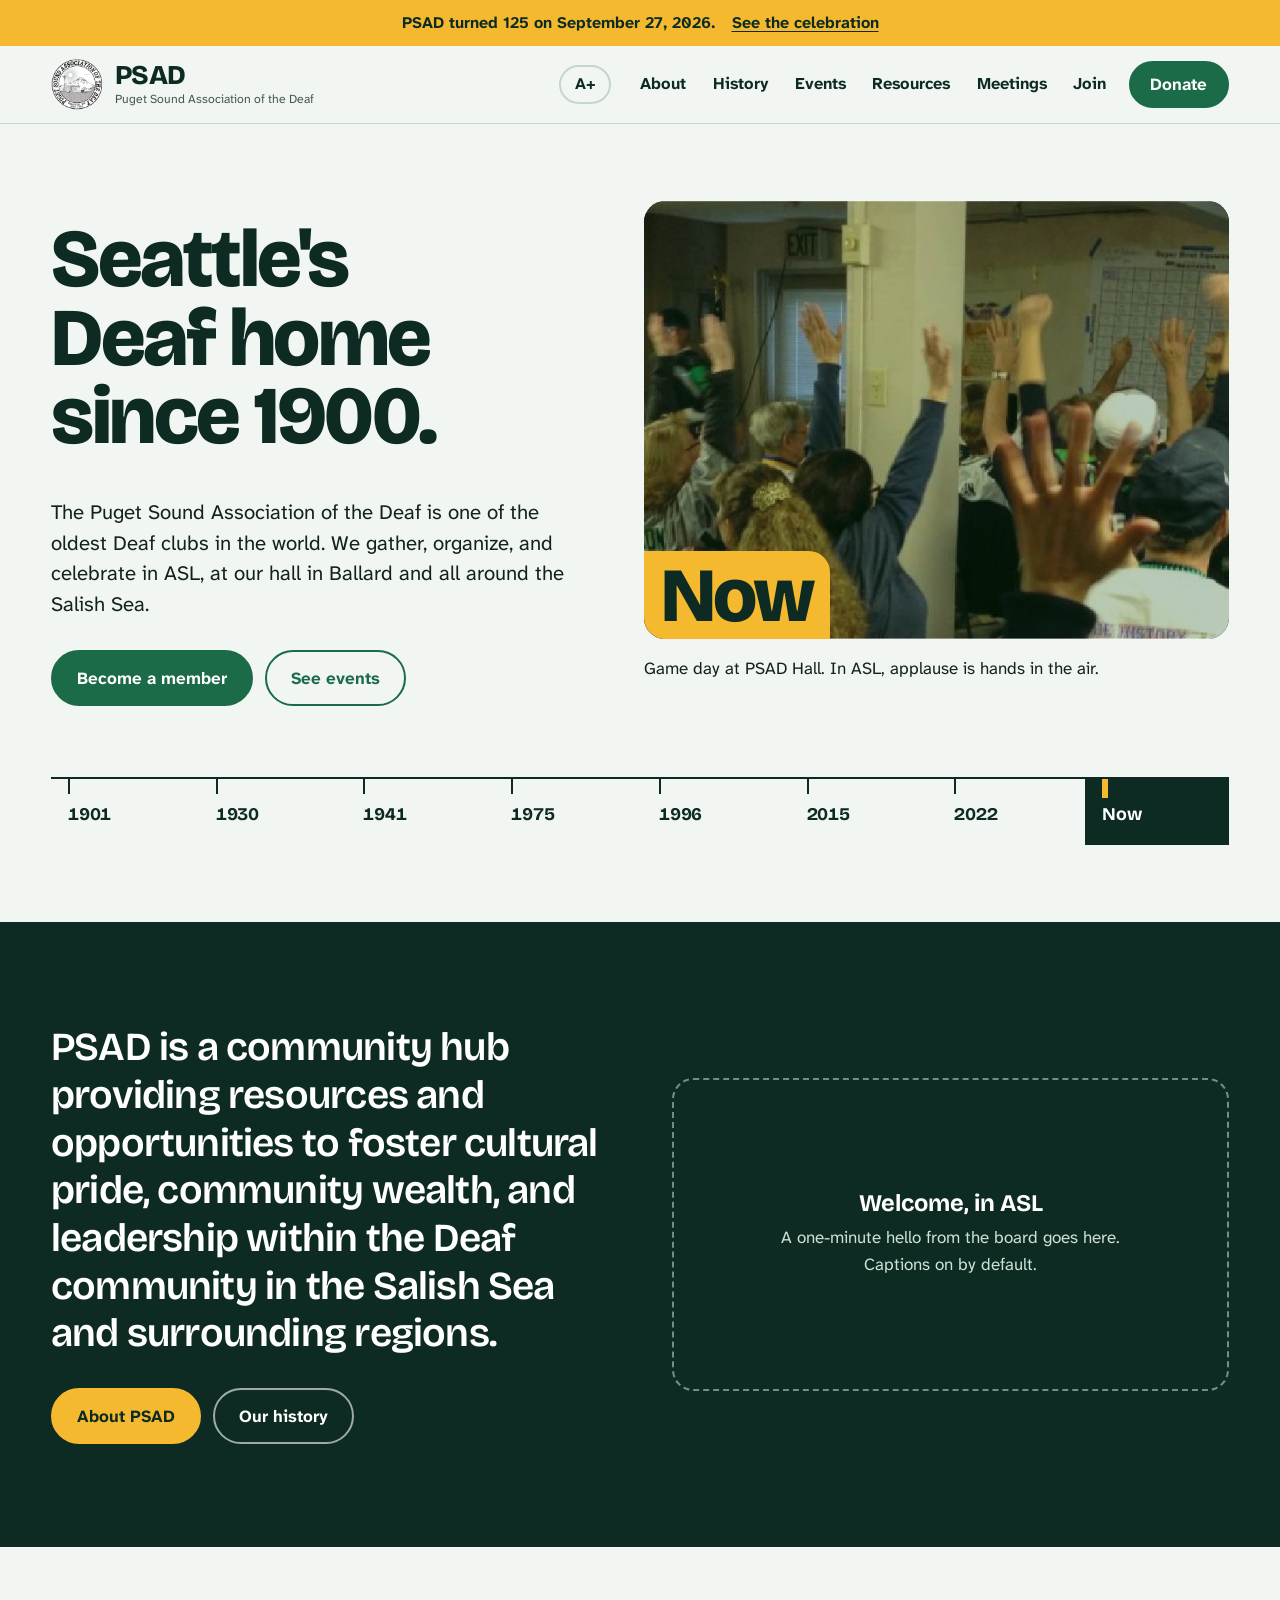
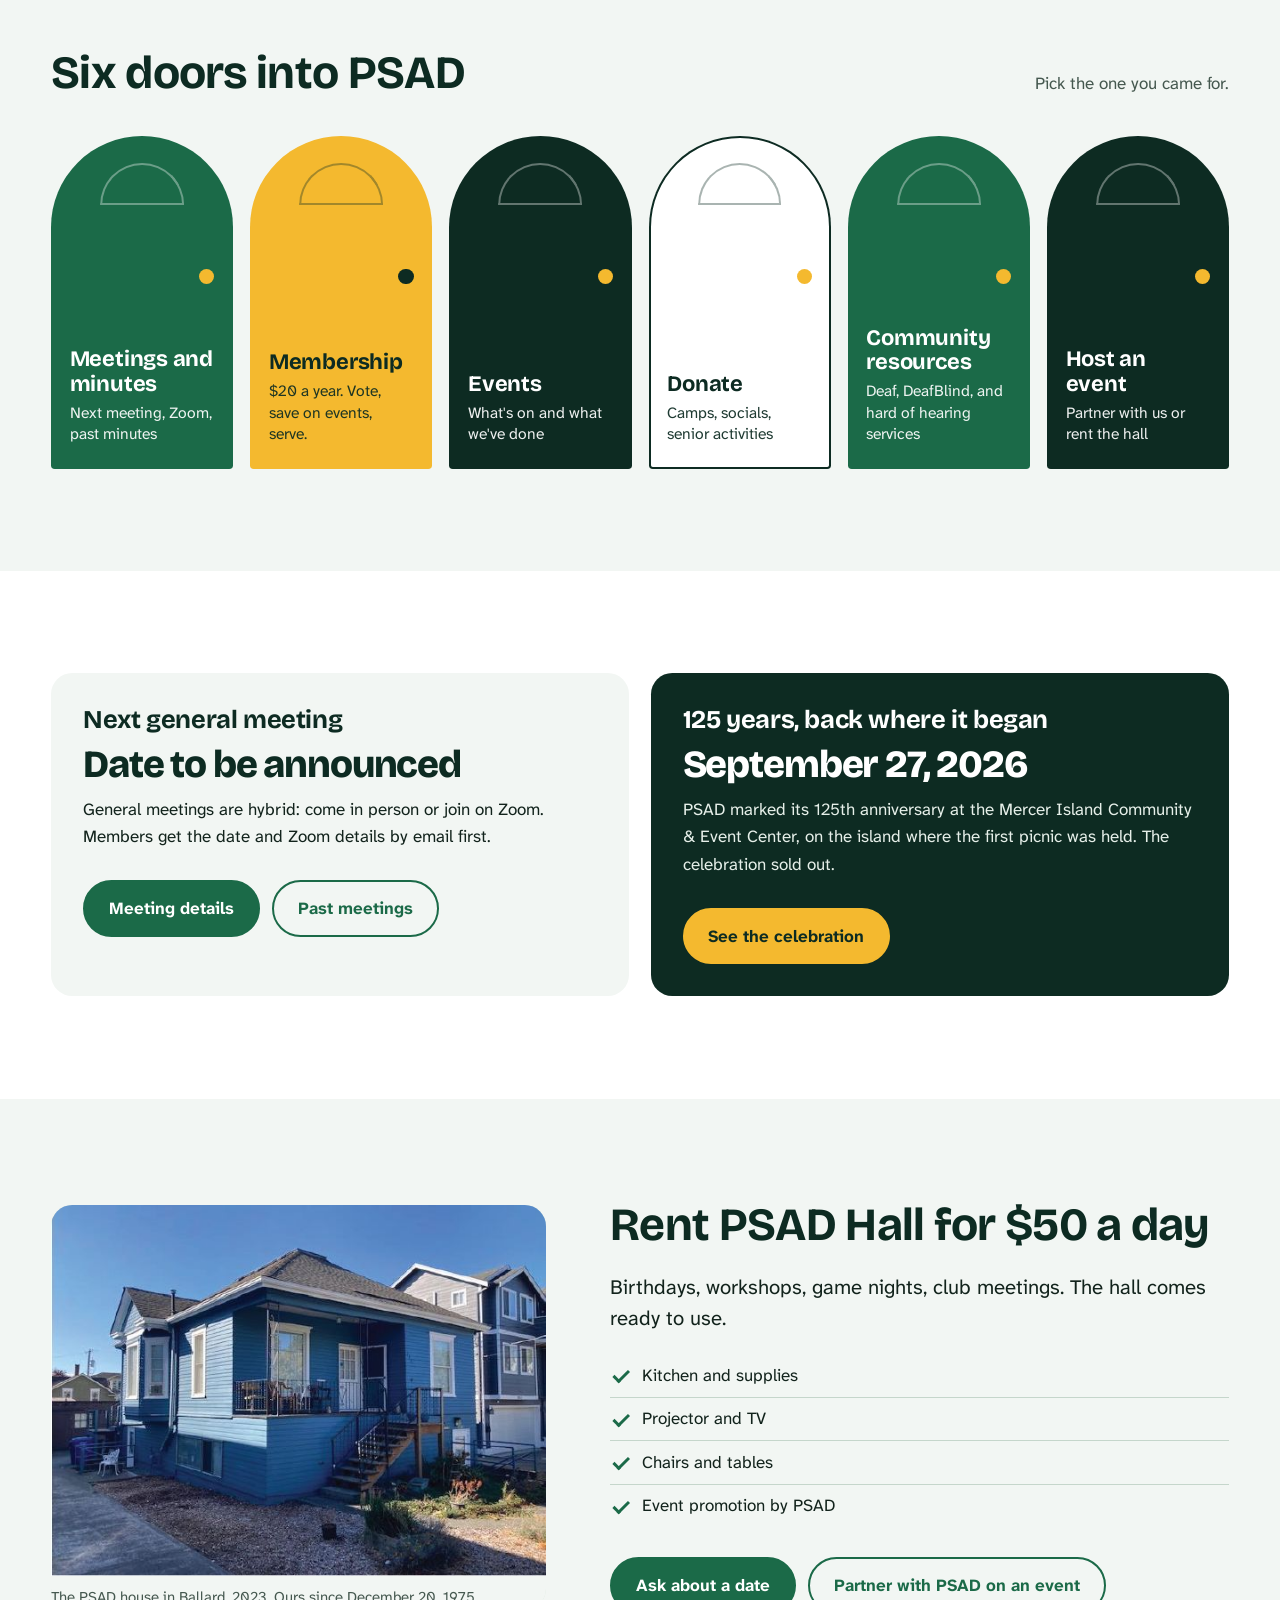
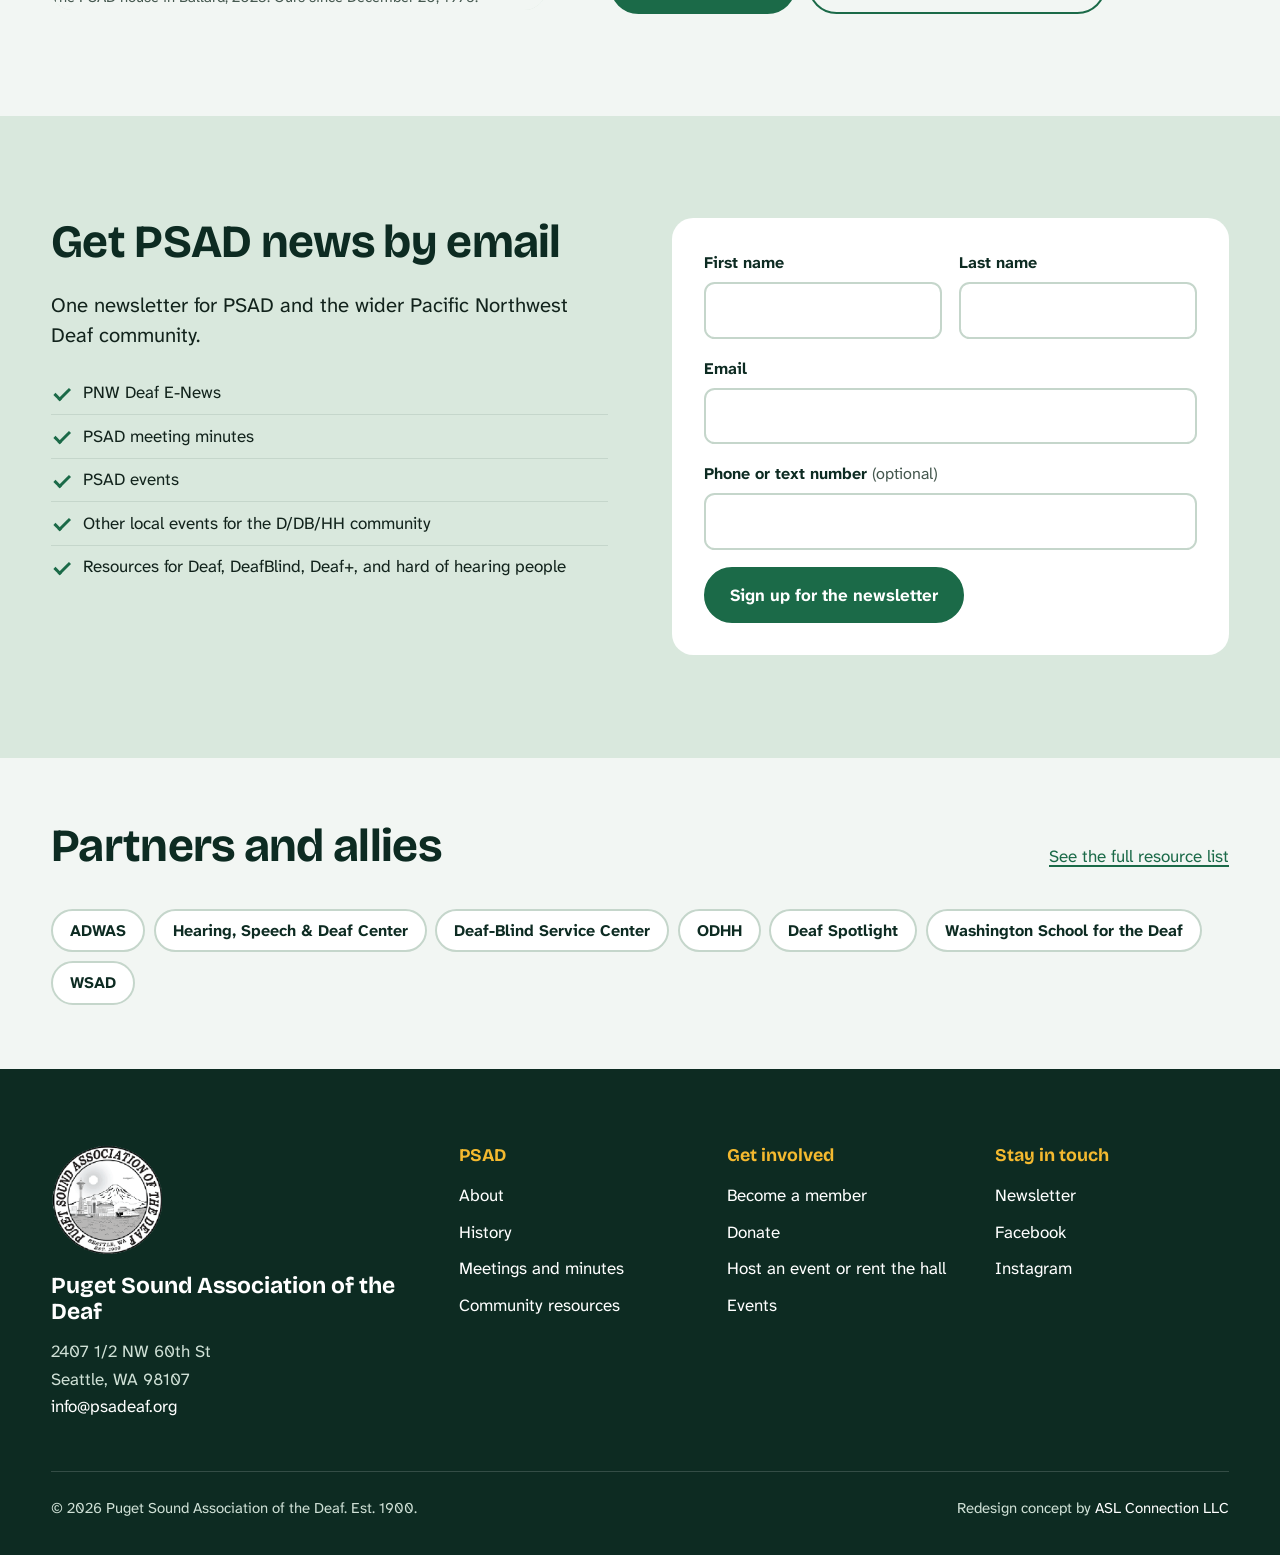
<file: index.html>
<!doctype html>
<html lang="en">
<head>
  <meta charset="utf-8">
  <meta name="viewport" content="width=device-width, initial-scale=1">
  <title>PSAD | Puget Sound Association of the Deaf</title>
  <meta name="description" content="Seattle&#x27;s Deaf community hub since 1900. Events, membership, meetings, and resources for Deaf, DeafBlind, and hard of hearing people around the Salish Sea.">
  <meta property="og:title" content="PSAD | Puget Sound Association of the Deaf">
  <meta property="og:description" content="Seattle&#x27;s Deaf community hub since 1900. Events, membership, meetings, and resources for Deaf, DeafBlind, and hard of hearing people around the Salish Sea.">
  <meta property="og:type" content="website">
  <meta property="og:image" content="assets/img/hall-applause.jpg">
  <meta name="theme-color" content="#0d2b22">
  <link rel="icon" type="image/png" href="favicon.png">
  <link rel="preconnect" href="https://fonts.googleapis.com">
  <link rel="preconnect" href="https://fonts.gstatic.com" crossorigin>
  <link href="https://fonts.googleapis.com/css2?family=Atkinson+Hyperlegible+Next:ital,wght@0,400;0,700;1,400&family=Bricolage+Grotesque:opsz,wght@12..96,600..800&display=swap" rel="stylesheet">
  <link rel="stylesheet" href="assets/css/styles.css">
</head>
<body>
  <a class="skip" href="#main">Skip to main content</a>

  <div class="announce">
    <div class="wrap">
      <span>PSAD turned 125 on September 27, 2026.</span>
      <a href="125th.html">See the celebration</a>
    </div>
  </div>

  <header class="site-header">
    <div class="wrap">
      <a class="brand" href="index.html">
        <img src="assets/img/psad-seal.png" alt="" width="48" height="48">
        <div><b>PSAD</b><span>Puget Sound Association of the Deaf</span></div>
      </a>
      <button class="text-toggle" type="button" aria-pressed="false" aria-label="Larger text">A+</button>
      <button class="menu-toggle" type="button" aria-expanded="false" aria-controls="nav">Menu</button>
      <nav class="nav" id="nav" aria-label="Main">
        <a href="about.html">About</a>
        <a href="history.html">History</a>
        <a href="events.html">Events</a>
        <a href="resources.html">Resources</a>
        <a href="meetings.html">Meetings</a>
        <a href="join.html">Join</a>
        <a class="btn" href="donate.html">Donate</a>
      </nav>
    </div>
  </header>

  <main id="main">

    <section class="hero">
      <div class="wrap">
        <div class="hero-grid">
          <div>
            <h1>Seattle's Deaf home since 1900.</h1>
            <p class="lede">The Puget Sound Association of the Deaf is one of the oldest Deaf clubs in the world. We gather, organize, and celebrate in ASL, at our hall in Ballard and all around the Salish Sea.</p>
            <div class="btn-row">
              <a class="btn" href="join.html">Become a member</a>
              <a class="btn btn--ghost" href="events.html">See events</a>
            </div>
          </div>
          <div class="rail-stage">
            <div class="rail-frame">
              <img class="is-active" src="assets/img/hall-applause.jpg" alt="A full room at PSAD Hall watching football on two screens, hands raised and waving in Deaf applause." width="1633" height="553">
              <div class="rail-year" aria-hidden="true">Now</div>
            </div>
            <p class="rail-caption" aria-live="polite">Game day at PSAD Hall. In ASL, applause is hands in the air.</p>
          </div>
        </div>
        <nav class="rail" data-rail aria-label="126 years of PSAD in photos">
          <ol>
            <li><button type="button" aria-pressed="false" data-year="1901" data-img="assets/img/h1901.jpg" data-alt="Sepia group portrait of the first PSAD picnic among tall trees on Mercer Island." data-caption="July 4, 1901. The first official PSAD gathering, a picnic on Mercer Island. The day brought in $10.10.">1901</button></li>
            <li><button type="button" aria-pressed="false" data-year="1930" data-img="assets/img/h1930.jpg" data-alt="Wide black-and-white group photo of members at the 30th anniversary picnic." data-caption="July 4, 1930. The 30th anniversary picnic.">1930</button></li>
            <li><button type="button" aria-pressed="false" data-year="1941" data-img="assets/img/h1941.jpg" data-alt="Record sheet with a group photo of Deaf employees at Boeing during World War II." data-caption="Deaf Washingtonians at Boeing during World War II. They earned less than a dollar an hour.">1941</button></li>
            <li><button type="button" aria-pressed="false" data-year="1975" data-img="assets/img/h1975group.jpg" data-alt="Black-and-white photo of PSAD members seated together outdoors." data-caption="1975. Members on a trip together, the same year PSAD bought its house in Ballard.">1975</button></li>
            <li><button type="button" aria-pressed="false" data-year="1996" data-img="assets/img/h1996.jpg" data-alt="Two women smiling at a table during a social at PSAD Hall." data-caption="1996. A social night at PSAD Hall.">1996</button></li>
            <li><button type="button" aria-pressed="false" data-year="2015" data-img="assets/img/h2015.jpg" data-alt="Large group photo on a lawn at the 2015 community picnic." data-caption="Summer 2015. The community picnic.">2015</button></li>
            <li><button type="button" aria-pressed="false" data-year="2022" data-img="assets/img/h2022june.jpg" data-alt="Juneteenth banner hung above the PSAD banner on the front of the house." data-caption="June 19, 2022. Juneteenth block party at the PSAD house.">2022</button></li>
            <li><button type="button" aria-pressed="true" data-year="Now" data-img="assets/img/hall-applause.jpg" data-alt="A full room at PSAD Hall watching football on two screens, hands raised and waving in Deaf applause." data-caption="Game day at PSAD Hall. In ASL, applause is hands in the air.">Now</button></li>
          </ol>
        </nav>
      </div>
    </section>

    <section class="section section--dark" style="margin-top: clamp(3rem, 6vw, 5rem)">
      <div class="wrap split">
        <div>
          <h2 class="statement" style="max-width: 30ch">PSAD is a community hub providing resources and opportunities to foster cultural pride, community wealth, and leadership within the Deaf community in the Salish Sea and surrounding regions.</h2>
          <div class="btn-row">
            <a class="btn btn--gold" href="about.html">About PSAD</a>
            <a class="btn btn--onDark" href="history.html">Our history</a>
          </div>
        </div>
        <!-- ASL video slot: replace this div with
             <div class="video" data-youtube="VIDEO_ID" data-title="Welcome to PSAD, in ASL"><button type="button"><span>Play in ASL</span></button></div> -->
        <div class="video-slot">
          <div>
            <b>Welcome, in ASL</b>
            A one-minute hello from the board goes here.<br>Captions on by default.
          </div>
        </div>
      </div>
    </section>

    <section class="section">
      <div class="wrap">
        <div class="section-head">
          <h2>Six doors into PSAD</h2>
          <p class="muted">Pick the one you came for.</p>
        </div>
        <ul class="doors">
          <li><a class="door" href="meetings.html"><b>Meetings and minutes</b><span>Next meeting, Zoom, past minutes</span></a></li>
          <li><a class="door door--gold" href="join.html"><b>Membership</b><span>$20 a year. Vote, save on events, serve.</span></a></li>
          <li><a class="door door--evergreen" href="events.html"><b>Events</b><span>What's on and what we've done</span></a></li>
          <li><a class="door door--paper" href="donate.html"><b>Donate</b><span>Camps, socials, senior activities</span></a></li>
          <li><a class="door" href="resources.html"><b>Community resources</b><span>Deaf, DeafBlind, and hard of hearing services</span></a></li>
          <li><a class="door door--evergreen" href="host.html"><b>Host an event</b><span>Partner with us or rent the hall</span></a></li>
        </ul>
      </div>
    </section>

    <section class="section section--paper">
      <div class="wrap">
        <div class="grid grid--2">
          <article class="card">
            <h3>Next general meeting</h3>
            <p class="price" style="font-size: clamp(1.75rem, 3vw, 2.5rem)">Date to be announced</p>
            <p>General meetings are hybrid: come in person or join on Zoom. Members get the date and Zoom details by email first.</p>
            <div class="btn-row">
              <a class="btn" href="meetings.html">Meeting details</a>
              <a class="btn btn--ghost" href="meetings.html#past">Past meetings</a>
            </div>
          </article>
          <article class="card card--dark">
            <h3>125 years, back where it began</h3>
            <p class="price" style="font-size: clamp(1.75rem, 3vw, 2.5rem)">September 27, 2026</p>
            <p>PSAD marked its 125th anniversary at the Mercer Island Community &amp; Event Center, on the island where the first picnic was held. The celebration sold out.</p>
            <div class="btn-row">
              <a class="btn btn--gold" href="125th.html">See the celebration</a>
            </div>
          </article>
        </div>
      </div>
    </section>

    <section class="section">
      <div class="wrap split split--wide-right">
        <figure class="photo">
          <img src="assets/img/h2023.jpg" alt="The PSAD house in Ballard: a blue single-story house with white trim and front steps." width="556" height="417" loading="lazy">
          <figcaption>The PSAD house in Ballard, 2023. Ours since December 20, 1975.</figcaption>
        </figure>
        <div>
          <h2>Rent PSAD Hall for $50 a day</h2>
          <p class="lede">Birthdays, workshops, game nights, club meetings. The hall comes ready to use.</p>
          <ul class="ticks">
            <li>Kitchen and supplies</li>
            <li>Projector and TV</li>
            <li>Chairs and tables</li>
            <li>Event promotion by PSAD</li>
          </ul>
          <div class="btn-row">
            <a class="btn" href="host.html#register">Ask about a date</a>
            <a class="btn btn--ghost" href="host.html">Partner with PSAD on an event</a>
          </div>
        </div>
      </div>
    </section>

    <section class="section section--moss" id="newsletter">
      <div class="wrap split split--top">
        <div>
          <h2>Get PSAD news by email</h2>
          <p class="lede">One newsletter for PSAD and the wider Pacific Northwest Deaf community.</p>
          <ul class="ticks">
            <li>PNW Deaf E-News</li>
            <li>PSAD meeting minutes</li>
            <li>PSAD events</li>
            <li>Other local events for the D/DB/HH community</li>
            <li>Resources for Deaf, DeafBlind, Deaf+, and hard of hearing people</li>
          </ul>
        </div>
        <form class="form card" data-to="info@psadeaf.org" data-subject="Newsletter sign-up" data-done="You're on the list. Thank you!">
          <div class="field"><label for="n-first">First name</label><input id="n-first" name="First name" autocomplete="given-name" required></div>
          <div class="field"><label for="n-last">Last name</label><input id="n-last" name="Last name" autocomplete="family-name" required></div>
          <div class="field full"><label for="n-email">Email</label><input id="n-email" name="Email" type="email" autocomplete="email" required></div>
          <div class="field full"><label for="n-phone">Phone or text number <span class="hint">(optional)</span></label><input id="n-phone" name="Phone or text" type="tel" autocomplete="tel"></div>
          <div class="full"><button class="btn" type="submit">Sign up for the newsletter</button></div>
          <p class="form-status" role="status" tabindex="-1" hidden></p>
        </form>
      </div>
    </section>

    <section class="section section--tight">
      <div class="wrap">
        <div class="section-head">
          <h2>Partners and allies</h2>
          <a href="resources.html">See the full resource list</a>
        </div>
        <ul class="chips">
          <li><a href="https://www.adwas.org">ADWAS</a></li>
          <li><a href="https://hsdc.org">Hearing, Speech &amp; Deaf Center</a></li>
          <li><a href="https://www.seattledbsc.org">Deaf-Blind Service Center</a></li>
          <li><a href="https://www.dshs.wa.gov/odhh">ODHH</a></li>
          <li><a href="https://www.deafspotlight.org">Deaf Spotlight</a></li>
          <li><a href="https://www.wsd.wa.gov">Washington School for the Deaf</a></li>
          <li><a href="https://wsad.org">WSAD</a></li>
        </ul>
      </div>
    </section>

  </main>

  <footer class="site-footer">
    <div class="wrap">
      <div class="footer-grid">
        <div class="footer-brand">
          <img src="assets/img/psad-seal.png" alt="PSAD seal: the Space Needle, Mount Rainier, and a ferry. Seattle, WA. Est. 1900." width="104" height="104">
          <b>Puget Sound Association of the Deaf</b>
          <address>
            2407 1/2 NW 60th St<br>
            Seattle, WA 98107<br>
            <a href="mailto:info@psadeaf.org">info@psadeaf.org</a>
          </address>
        </div>
        <div>
          <h2>PSAD</h2>
          <ul>
            <li><a href="about.html">About</a></li>
            <li><a href="history.html">History</a></li>
            <li><a href="meetings.html">Meetings and minutes</a></li>
            <li><a href="resources.html">Community resources</a></li>
          </ul>
        </div>
        <div>
          <h2>Get involved</h2>
          <ul>
            <li><a href="join.html">Become a member</a></li>
            <li><a href="donate.html">Donate</a></li>
            <li><a href="host.html">Host an event or rent the hall</a></li>
            <li><a href="events.html">Events</a></li>
          </ul>
        </div>
        <div>
          <h2>Stay in touch</h2>
          <ul>
            <li><a href="index.html#newsletter">Newsletter</a></li>
            <!-- TODO: replace # with PSAD's real profile URLs -->
            <li><a href="#">Facebook</a></li>
            <li><a href="#">Instagram</a></li>
          </ul>
        </div>
      </div>
      <div class="footer-base">
        <p>&copy; 2026 Puget Sound Association of the Deaf. Est. 1900.</p>
        <p>Redesign concept by <a href="https://aslconnection.com">ASL Connection LLC</a></p>
      </div>
    </div>
  </footer>

  <script src="assets/js/site.js" defer></script>
</body>
</html>
</file>
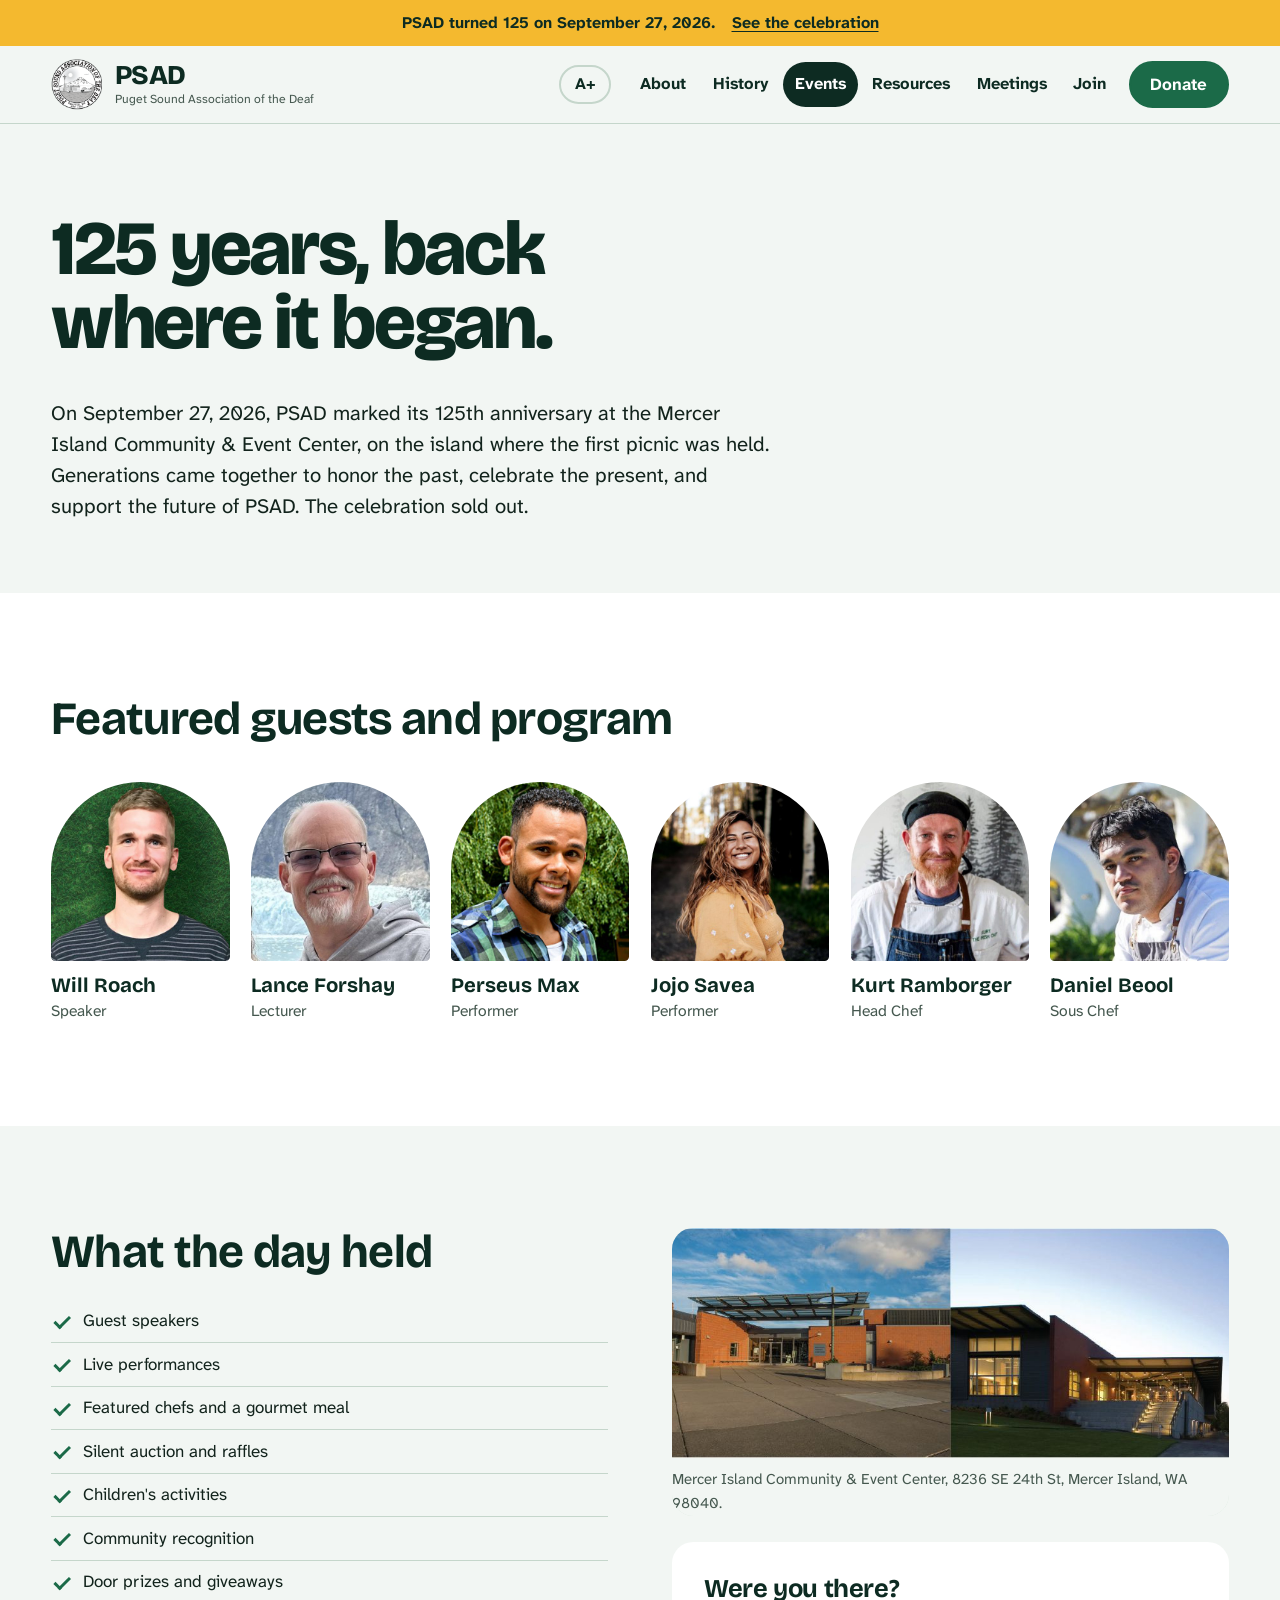
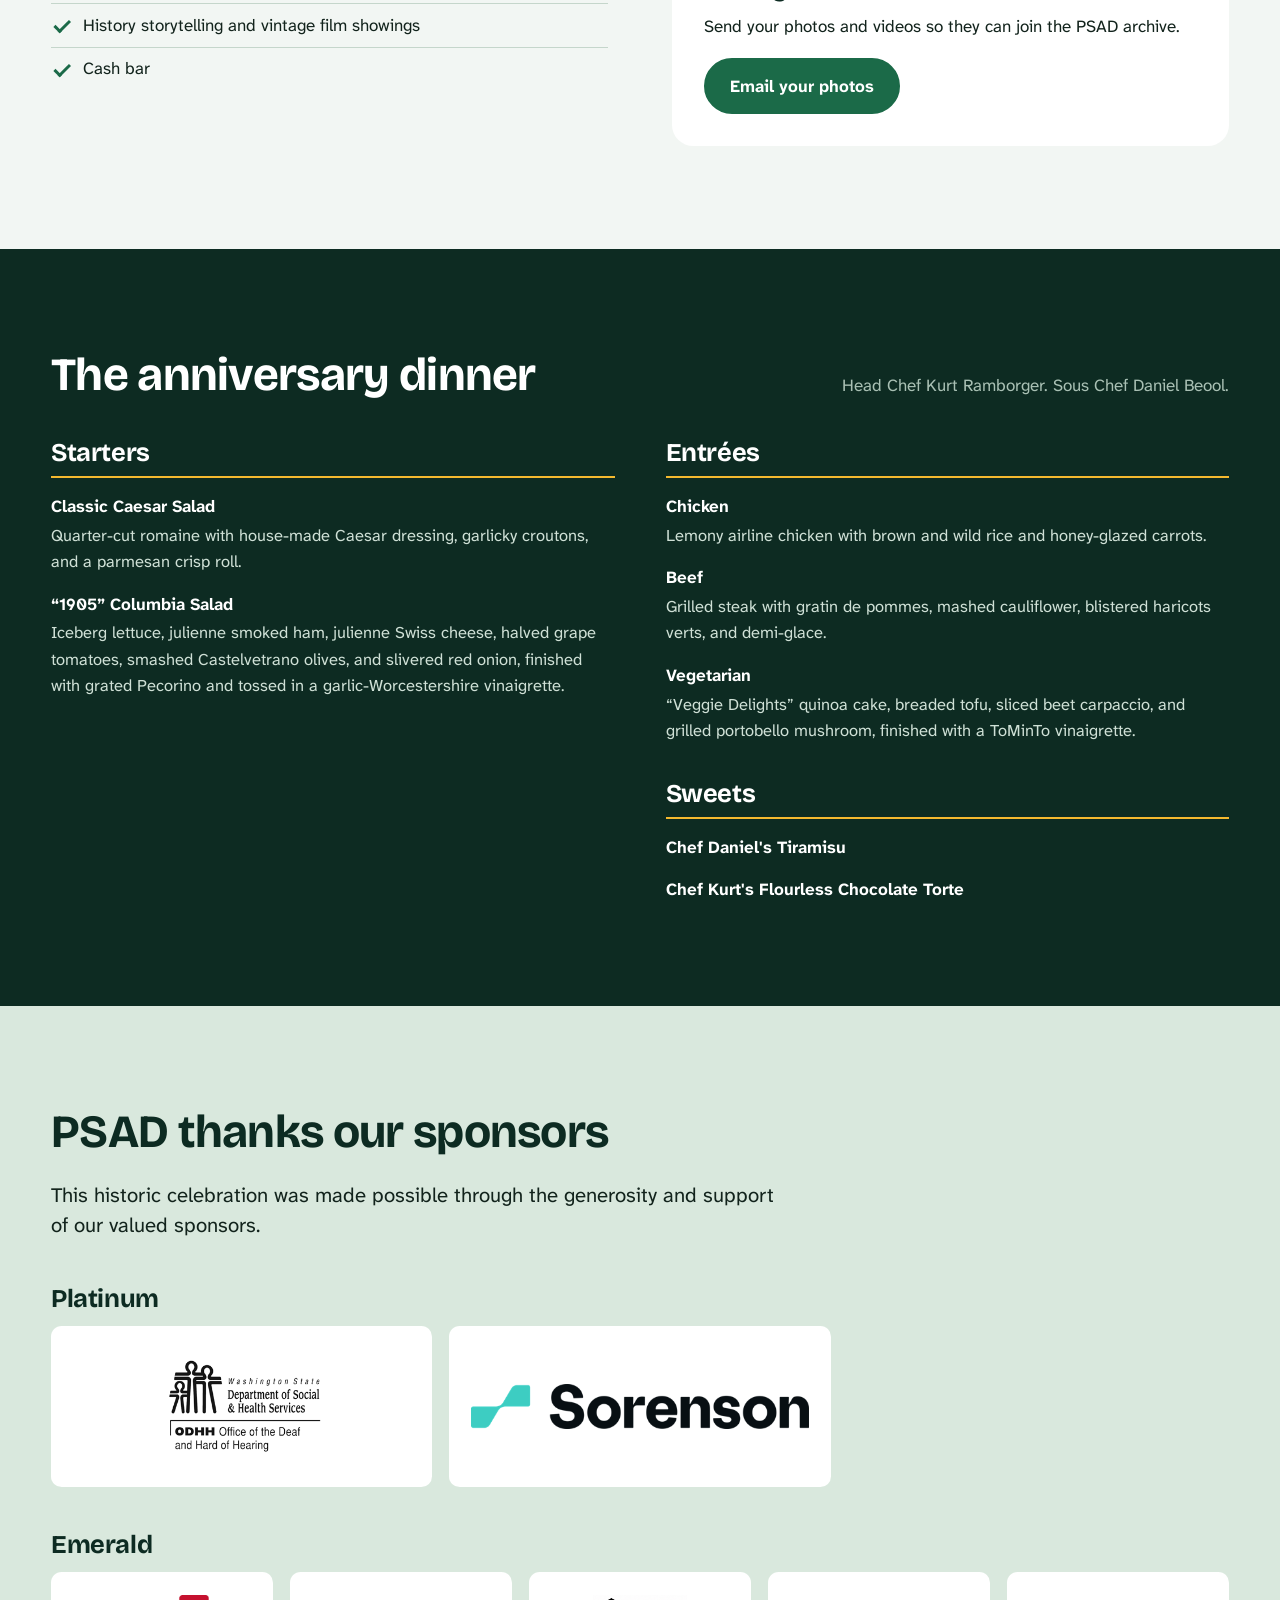
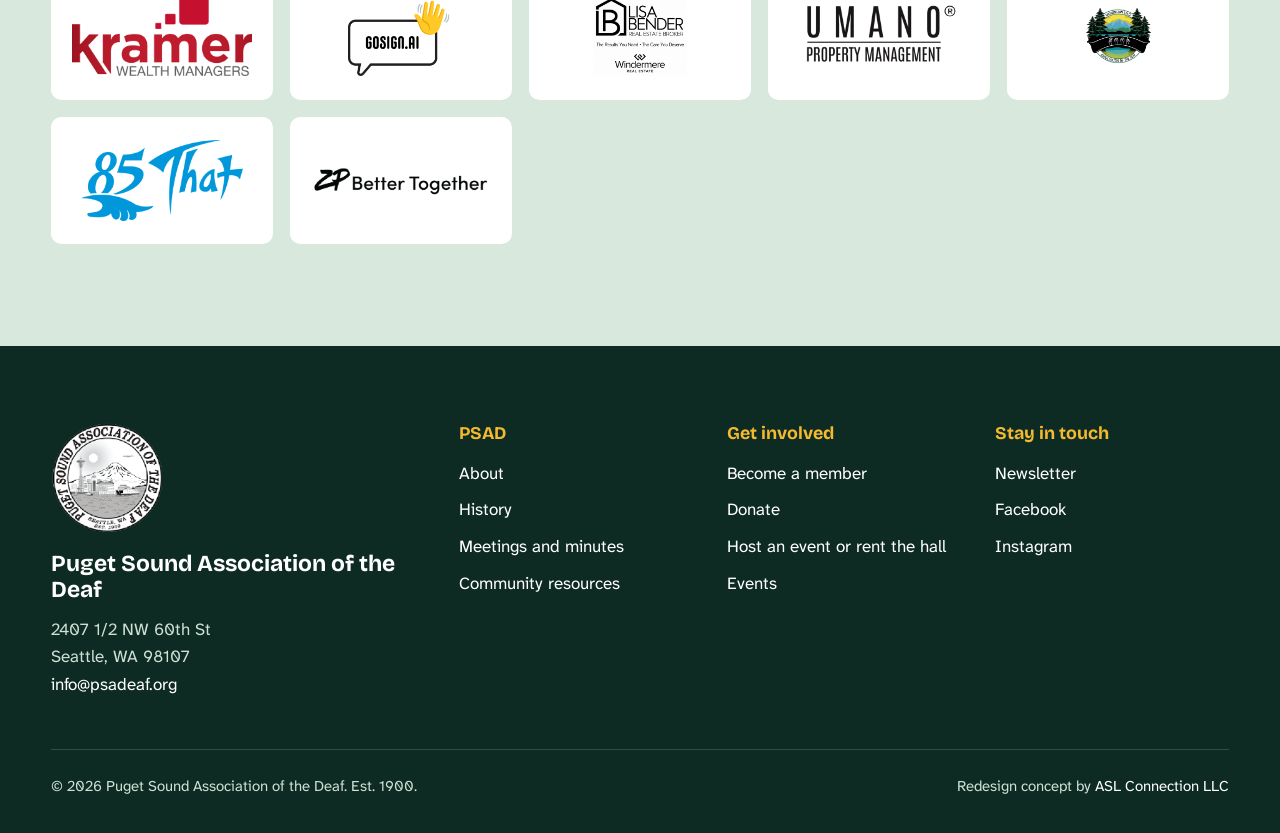
<file: 125th.html>
<!doctype html>
<html lang="en">
<head>
  <meta charset="utf-8">
  <meta name="viewport" content="width=device-width, initial-scale=1">
  <title>125th Anniversary | PSAD</title>
  <meta name="description" content="PSAD&#x27;s 125th anniversary celebration, September 27, 2026, at the Mercer Island Community &amp; Event Center.">
  <meta property="og:title" content="125th Anniversary | PSAD">
  <meta property="og:description" content="PSAD&#x27;s 125th anniversary celebration, September 27, 2026, at the Mercer Island Community &amp; Event Center.">
  <meta property="og:type" content="website">
  <meta property="og:image" content="assets/img/hall-applause.jpg">
  <meta name="theme-color" content="#0d2b22">
  <link rel="icon" type="image/png" href="favicon.png">
  <link rel="preconnect" href="https://fonts.googleapis.com">
  <link rel="preconnect" href="https://fonts.gstatic.com" crossorigin>
  <link href="https://fonts.googleapis.com/css2?family=Atkinson+Hyperlegible+Next:ital,wght@0,400;0,700;1,400&family=Bricolage+Grotesque:opsz,wght@12..96,600..800&display=swap" rel="stylesheet">
  <link rel="stylesheet" href="assets/css/styles.css">
</head>
<body>
  <a class="skip" href="#main">Skip to main content</a>

  <div class="announce">
    <div class="wrap">
      <span>PSAD turned 125 on September 27, 2026.</span>
      <a href="125th.html">See the celebration</a>
    </div>
  </div>

  <header class="site-header">
    <div class="wrap">
      <a class="brand" href="index.html">
        <img src="assets/img/psad-seal.png" alt="" width="48" height="48">
        <div><b>PSAD</b><span>Puget Sound Association of the Deaf</span></div>
      </a>
      <button class="text-toggle" type="button" aria-pressed="false" aria-label="Larger text">A+</button>
      <button class="menu-toggle" type="button" aria-expanded="false" aria-controls="nav">Menu</button>
      <nav class="nav" id="nav" aria-label="Main">
        <a href="about.html">About</a>
        <a href="history.html">History</a>
        <a href="events.html" aria-current="page">Events</a>
        <a href="resources.html">Resources</a>
        <a href="meetings.html">Meetings</a>
        <a href="join.html">Join</a>
        <a class="btn" href="donate.html">Donate</a>
      </nav>
    </div>
  </header>

  <main id="main">

    <section class="page-head">
      <div class="wrap">
        <h1>125 years, back where it began.</h1>
        <p class="lede">On September 27, 2026, PSAD marked its 125th anniversary at the Mercer Island Community &amp; Event Center, on the island where the first picnic was held. Generations came together to honor the past, celebrate the present, and support the future of PSAD. The celebration sold out.</p>
      </div>
    </section>

    <section class="section section--paper">
      <div class="wrap">
        <div class="section-head"><h2>Featured guests and program</h2></div>
        <ul class="people">
          <li class="person"><img src="assets/img/gwill.jpg" alt="Will Roach" width="480" height="480" loading="lazy"><b>Will Roach</b><span>Speaker</span></li>
          <li class="person"><img src="assets/img/glance.jpg" alt="Lance Forshay" width="480" height="480" loading="lazy"><b>Lance Forshay</b><span>Lecturer</span></li>
          <li class="person"><img src="assets/img/gperseus.jpg" alt="Perseus Max" width="480" height="480" loading="lazy"><b>Perseus Max</b><span>Performer</span></li>
          <li class="person"><img src="assets/img/gjojo.jpg" alt="Jojo Savea" width="480" height="480" loading="lazy"><b>Jojo Savea</b><span>Performer</span></li>
          <li class="person"><img src="assets/img/gkurt.jpg" alt="Kurt Ramborger" width="480" height="480" loading="lazy"><b>Kurt Ramborger</b><span>Head Chef</span></li>
          <li class="person"><img src="assets/img/gdaniel.jpg" alt="Daniel Beool" width="480" height="480" loading="lazy"><b>Daniel Beool</b><span>Sous Chef</span></li>
        </ul>
      </div>
    </section>

    <section class="section">
      <div class="wrap split split--top">
        <div>
          <h2>What the day held</h2>
          <ul class="ticks">
            <li>Guest speakers</li>
            <li>Live performances</li>
            <li>Featured chefs and a gourmet meal</li>
            <li>Silent auction and raffles</li>
            <li>Children's activities</li>
            <li>Community recognition</li>
            <li>Door prizes and giveaways</li>
            <li>History storytelling and vintage film showings</li>
            <li>Cash bar</li>
          </ul>
        </div>
        <div>
          <figure class="photo">
            <img src="assets/img/micc.jpg" alt="The Mercer Island Community and Event Center, front and back views." width="873" height="360" loading="lazy">
            <figcaption>Mercer Island Community &amp; Event Center, 8236 SE 24th St, Mercer Island, WA 98040.</figcaption>
          </figure>
          <div class="card" style="margin-top: 1.5rem">
            <h3>Were you there?</h3>
            <p>Send your photos and videos so they can join the PSAD archive.</p>
            <a class="btn" href="mailto:info@psadeaf.org?subject=125th%20anniversary%20photos">Email your photos</a>
          </div>
        </div>
      </div>
    </section>

    <section class="section section--dark">
      <div class="wrap">
        <div class="section-head">
          <h2>The anniversary dinner</h2>
          <p class="muted">Head Chef Kurt Ramborger. Sous Chef Daniel Beool.</p>
        </div>
        <div class="menu">
          <section>
            <h3>Starters</h3>
            <dl>
              <dt>Classic Caesar Salad</dt>
              <dd>Quarter-cut romaine with house-made Caesar dressing, garlicky croutons, and a parmesan crisp roll.</dd>
              <dt>&ldquo;1905&rdquo; Columbia Salad</dt>
              <dd>Iceberg lettuce, julienne smoked ham, julienne Swiss cheese, halved grape tomatoes, smashed Castelvetrano olives, and slivered red onion, finished with grated Pecorino and tossed in a garlic-Worcestershire vinaigrette.</dd>
            </dl>
          </section>
          <section>
            <h3>Entr&eacute;es</h3>
            <dl>
              <dt>Chicken</dt>
              <dd>Lemony airline chicken with brown and wild rice and honey-glazed carrots.</dd>
              <dt>Beef</dt>
              <dd>Grilled steak with gratin de pommes, mashed cauliflower, blistered haricots verts, and demi-glace.</dd>
              <dt>Vegetarian</dt>
              <dd>&ldquo;Veggie Delights&rdquo; quinoa cake, breaded tofu, sliced beet carpaccio, and grilled portobello mushroom, finished with a ToMinTo vinaigrette.</dd>
            </dl>
          </section>
          <section>
            <h3>Sweets</h3>
            <dl>
              <dt>Chef Daniel's Tiramisu</dt>
              <dt>Chef Kurt's Flourless Chocolate Torte</dt>
            </dl>
          </section>
        </div>
      </div>
    </section>

    <section class="section section--moss">
      <div class="wrap">
        <h2>PSAD thanks our sponsors</h2>
        <p class="lede">This historic celebration was made possible through the generosity and support of our valued sponsors.</p>
        <h3 style="margin-top: 2.5rem">Platinum</h3>
        <ul class="logos logos--lg">
          <li><img src="assets/img/sp1.png" alt="Washington State DSHS Office of the Deaf and Hard of Hearing" loading="lazy"></li>
          <li><img src="assets/img/sp2.png" alt="Sorenson" loading="lazy"></li>
        </ul>
        <h3 style="margin-top: 2.5rem">Emerald</h3>
        <ul class="logos">
          <li><img src="assets/img/se1.png" alt="Kramer Wealth Managers" loading="lazy"></li>
          <li><img src="assets/img/se2.png" alt="GoSign.AI" loading="lazy"></li>
          <li><img src="assets/img/se3.png" alt="Lisa Bender, Real Estate Broker, Windermere" loading="lazy"></li>
          <li><img src="assets/img/se4.png" alt="Umano Property Management" loading="lazy"></li>
          <li><img src="assets/img/se5.png" alt="Washington State Association of the Deaf" loading="lazy"></li>
          <li><img src="assets/img/se6.png" alt="85That" loading="lazy"></li>
          <li><img src="assets/img/se7.png" alt="ZP Better Together" loading="lazy"></li>
        </ul>
      </div>
    </section>

  </main>

  <footer class="site-footer">
    <div class="wrap">
      <div class="footer-grid">
        <div class="footer-brand">
          <img src="assets/img/psad-seal.png" alt="PSAD seal: the Space Needle, Mount Rainier, and a ferry. Seattle, WA. Est. 1900." width="104" height="104">
          <b>Puget Sound Association of the Deaf</b>
          <address>
            2407 1/2 NW 60th St<br>
            Seattle, WA 98107<br>
            <a href="mailto:info@psadeaf.org">info@psadeaf.org</a>
          </address>
        </div>
        <div>
          <h2>PSAD</h2>
          <ul>
            <li><a href="about.html">About</a></li>
            <li><a href="history.html">History</a></li>
            <li><a href="meetings.html">Meetings and minutes</a></li>
            <li><a href="resources.html">Community resources</a></li>
          </ul>
        </div>
        <div>
          <h2>Get involved</h2>
          <ul>
            <li><a href="join.html">Become a member</a></li>
            <li><a href="donate.html">Donate</a></li>
            <li><a href="host.html">Host an event or rent the hall</a></li>
            <li><a href="events.html">Events</a></li>
          </ul>
        </div>
        <div>
          <h2>Stay in touch</h2>
          <ul>
            <li><a href="index.html#newsletter">Newsletter</a></li>
            <!-- TODO: replace # with PSAD's real profile URLs -->
            <li><a href="#">Facebook</a></li>
            <li><a href="#">Instagram</a></li>
          </ul>
        </div>
      </div>
      <div class="footer-base">
        <p>&copy; 2026 Puget Sound Association of the Deaf. Est. 1900.</p>
        <p>Redesign concept by <a href="https://aslconnection.com">ASL Connection LLC</a></p>
      </div>
    </div>
  </footer>

  <script src="assets/js/site.js" defer></script>
</body>
</html>
</file>
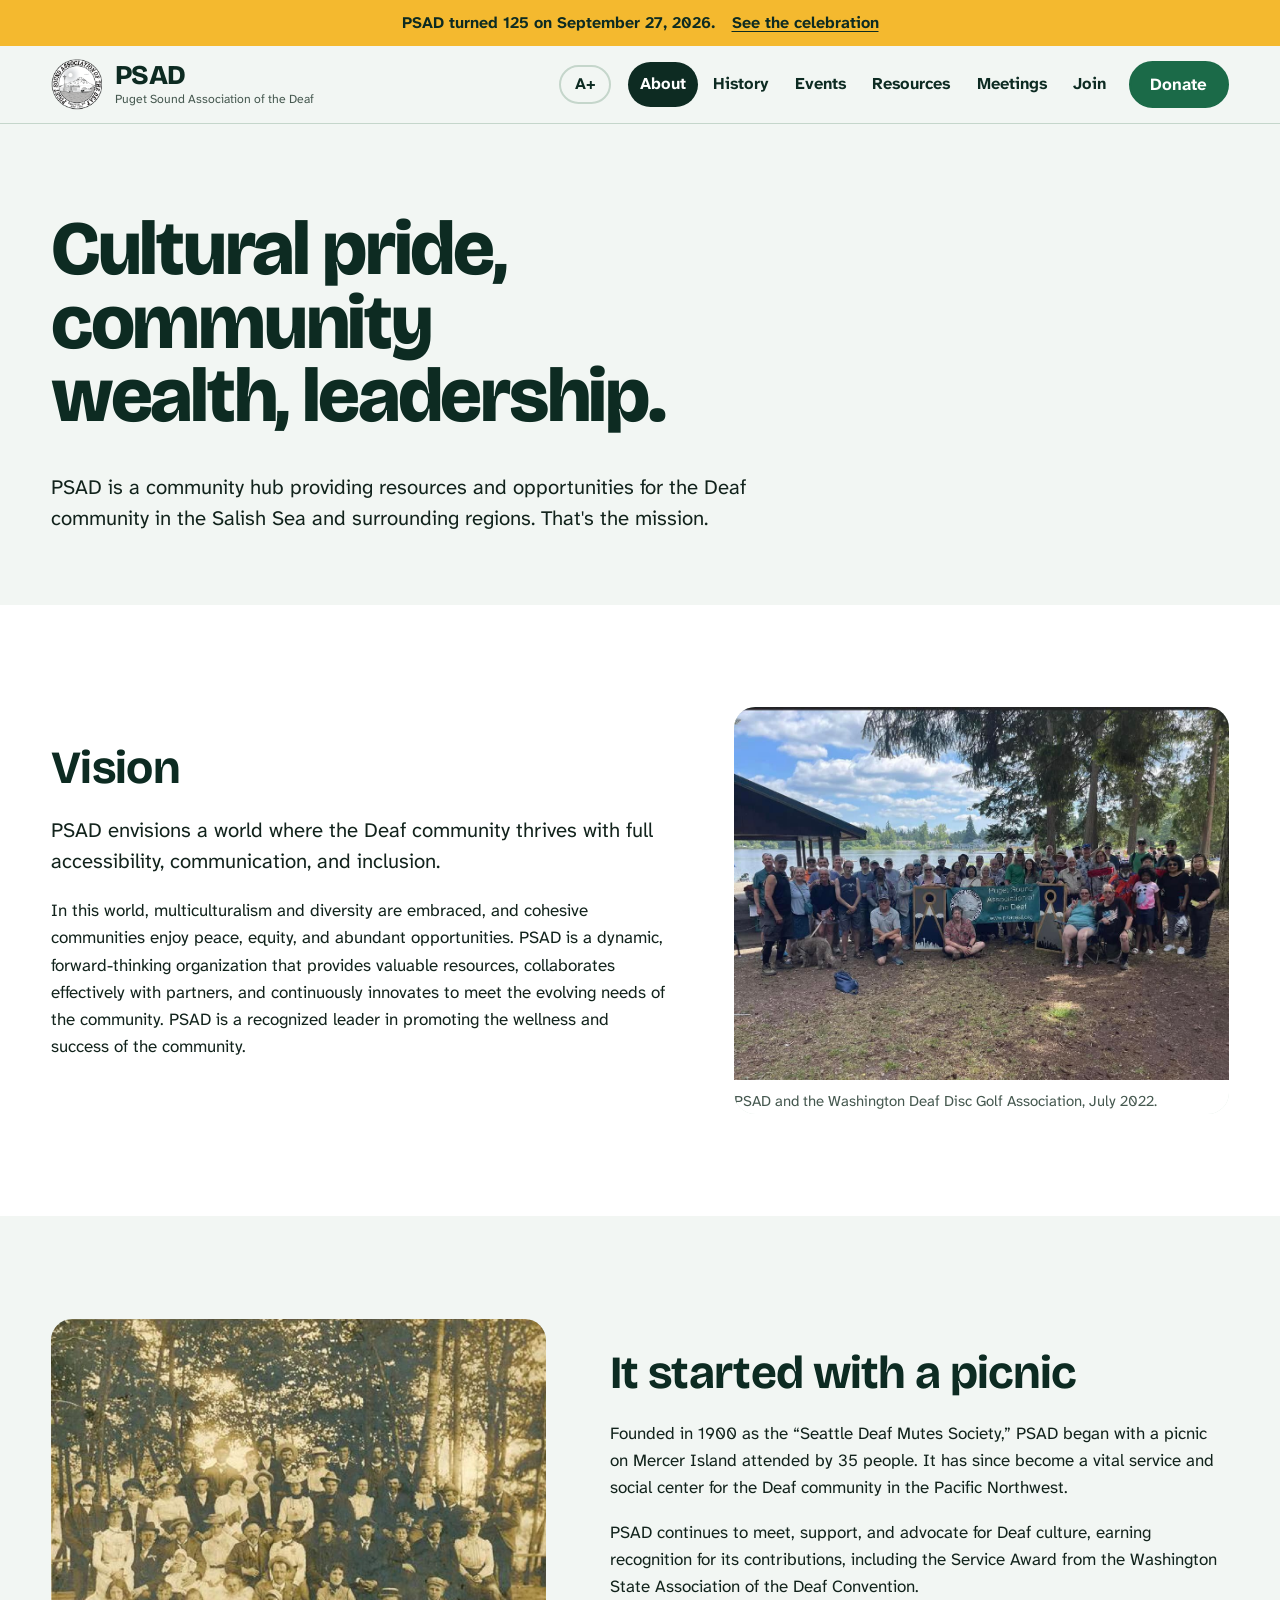
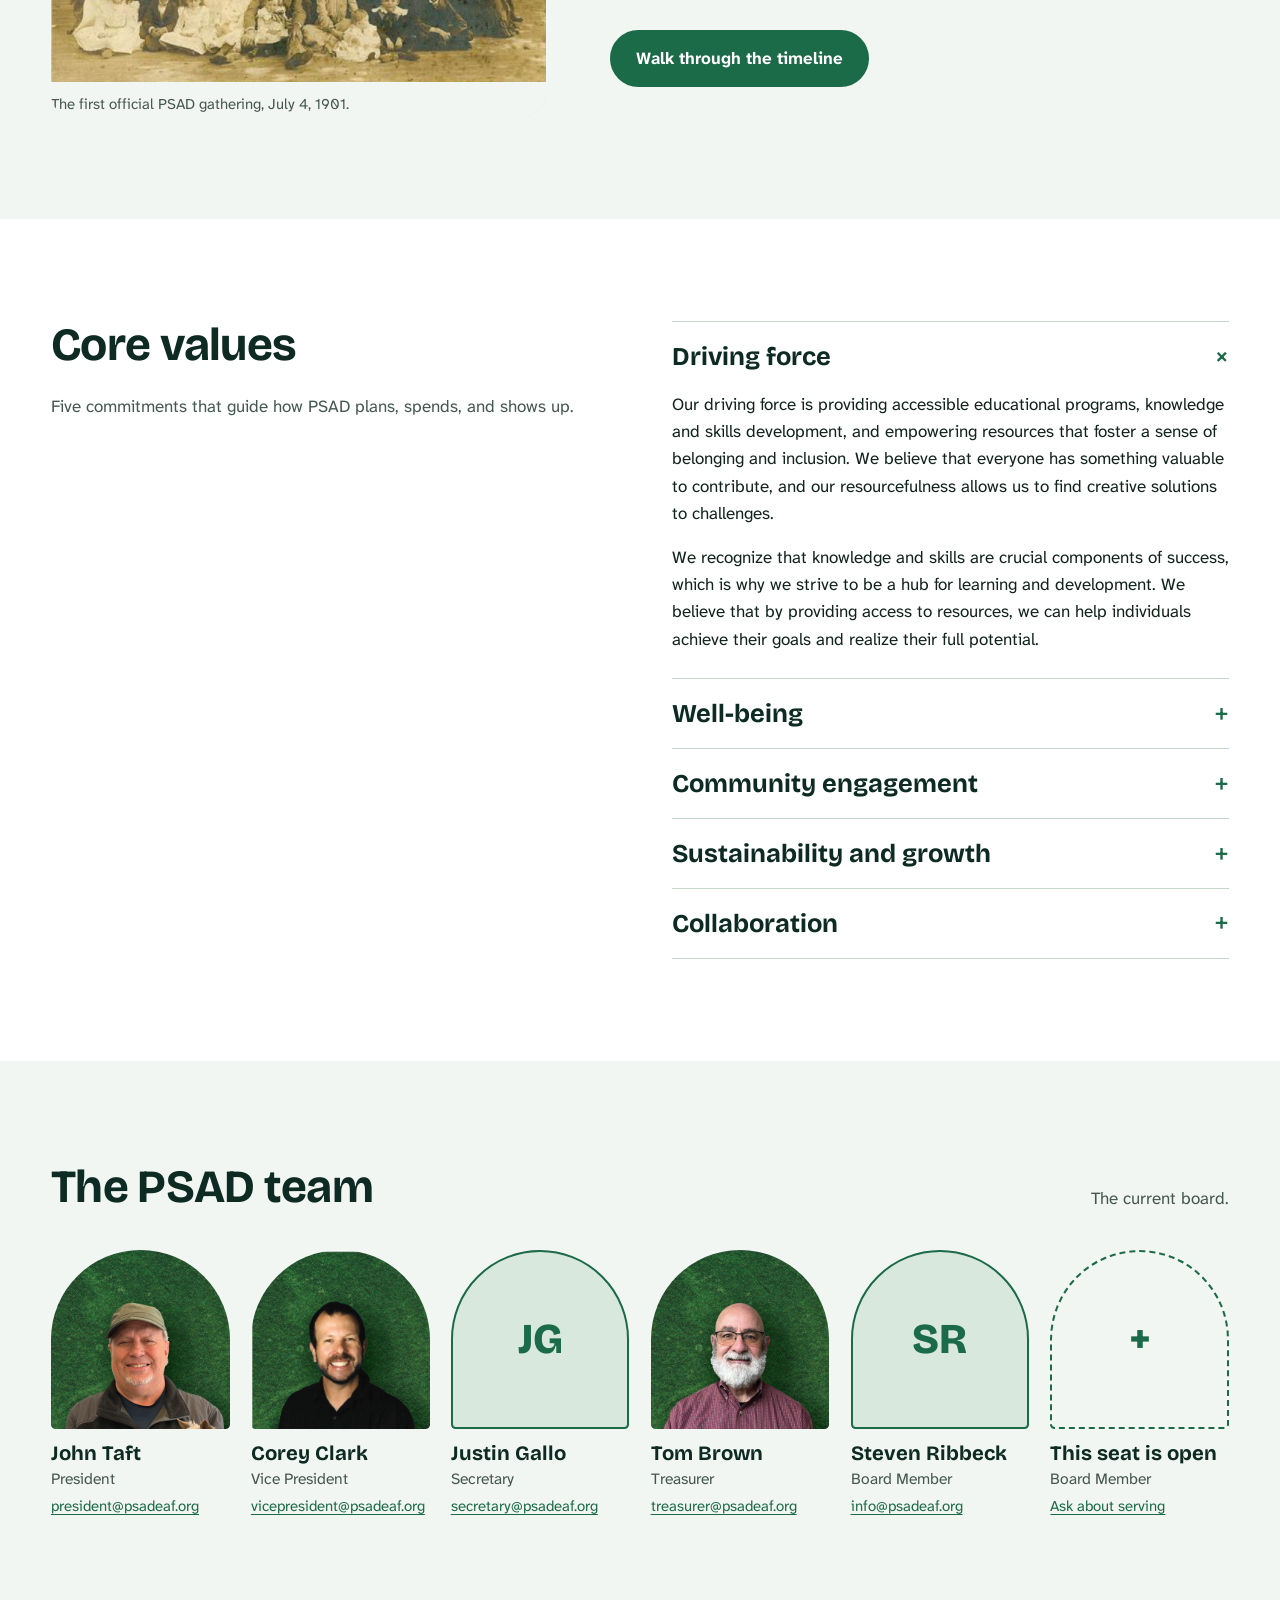
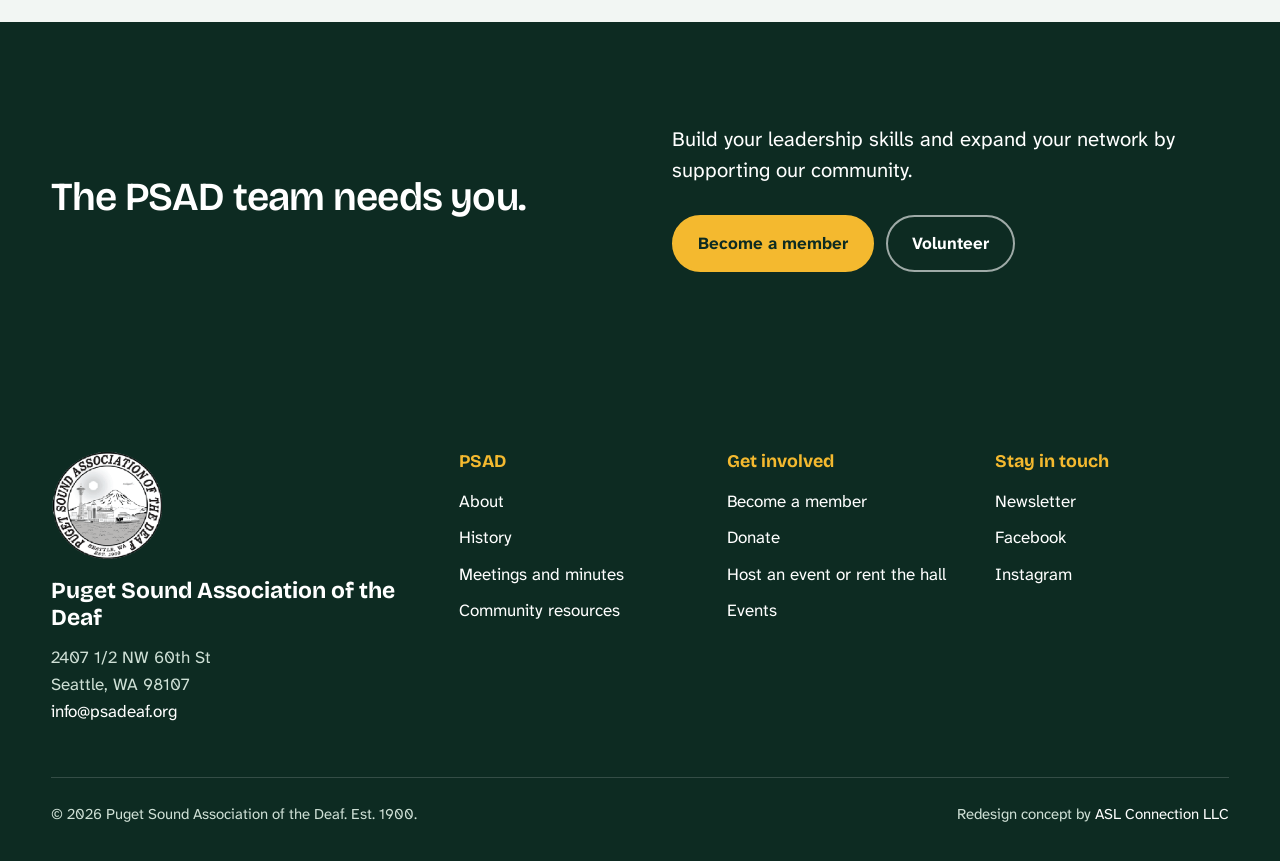
<file: about.html>
<!doctype html>
<html lang="en">
<head>
  <meta charset="utf-8">
  <meta name="viewport" content="width=device-width, initial-scale=1">
  <title>About | PSAD</title>
  <meta name="description" content="PSAD&#x27;s mission, vision, core values, and volunteer board.">
  <meta property="og:title" content="About | PSAD">
  <meta property="og:description" content="PSAD&#x27;s mission, vision, core values, and volunteer board.">
  <meta property="og:type" content="website">
  <meta property="og:image" content="assets/img/hall-applause.jpg">
  <meta name="theme-color" content="#0d2b22">
  <link rel="icon" type="image/png" href="favicon.png">
  <link rel="preconnect" href="https://fonts.googleapis.com">
  <link rel="preconnect" href="https://fonts.gstatic.com" crossorigin>
  <link href="https://fonts.googleapis.com/css2?family=Atkinson+Hyperlegible+Next:ital,wght@0,400;0,700;1,400&family=Bricolage+Grotesque:opsz,wght@12..96,600..800&display=swap" rel="stylesheet">
  <link rel="stylesheet" href="assets/css/styles.css">
</head>
<body>
  <a class="skip" href="#main">Skip to main content</a>

  <div class="announce">
    <div class="wrap">
      <span>PSAD turned 125 on September 27, 2026.</span>
      <a href="125th.html">See the celebration</a>
    </div>
  </div>

  <header class="site-header">
    <div class="wrap">
      <a class="brand" href="index.html">
        <img src="assets/img/psad-seal.png" alt="" width="48" height="48">
        <div><b>PSAD</b><span>Puget Sound Association of the Deaf</span></div>
      </a>
      <button class="text-toggle" type="button" aria-pressed="false" aria-label="Larger text">A+</button>
      <button class="menu-toggle" type="button" aria-expanded="false" aria-controls="nav">Menu</button>
      <nav class="nav" id="nav" aria-label="Main">
        <a href="about.html" aria-current="page">About</a>
        <a href="history.html">History</a>
        <a href="events.html">Events</a>
        <a href="resources.html">Resources</a>
        <a href="meetings.html">Meetings</a>
        <a href="join.html">Join</a>
        <a class="btn" href="donate.html">Donate</a>
      </nav>
    </div>
  </header>

  <main id="main">

    <section class="page-head">
      <div class="wrap">
        <h1>Cultural pride, community wealth, leadership.</h1>
        <p class="lede">PSAD is a community hub providing resources and opportunities for the Deaf community in the Salish Sea and surrounding regions. That's the mission.</p>
      </div>
    </section>

    <section class="section section--paper">
      <div class="wrap split split--wide-left">
        <div>
          <h2>Vision</h2>
          <p class="lede">PSAD envisions a world where the Deaf community thrives with full accessibility, communication, and inclusion.</p>
          <p>In this world, multiculturalism and diversity are embraced, and cohesive communities enjoy peace, equity, and abundant opportunities. PSAD is a dynamic, forward-thinking organization that provides valuable resources, collaborates effectively with partners, and continuously innovates to meet the evolving needs of the community. PSAD is a recognized leader in promoting the wellness and success of the community.</p>
        </div>
        <figure class="photo">
          <img src="assets/img/community.jpg" alt="A large group of PSAD members and families posing outdoors by a lake with the PSAD banner." width="1125" height="847" loading="lazy">
          <figcaption>PSAD and the Washington Deaf Disc Golf Association, July 2022.</figcaption>
        </figure>
      </div>
    </section>

    <section class="section">
      <div class="wrap split split--wide-right">
        <figure class="photo">
          <img src="assets/img/about1901.jpg" alt="Sepia photograph of the first PSAD picnic on Mercer Island: dozens of members in early-1900s dress among tall trees." width="1400" height="1028" loading="lazy">
          <figcaption>The first official PSAD gathering, July 4, 1901.</figcaption>
        </figure>
        <div>
          <h2>It started with a picnic</h2>
          <p>Founded in 1900 as the &ldquo;Seattle Deaf Mutes Society,&rdquo; PSAD began with a picnic on Mercer Island attended by 35 people. It has since become a vital service and social center for the Deaf community in the Pacific Northwest.</p>
          <p>PSAD continues to meet, support, and advocate for Deaf culture, earning recognition for its contributions, including the Service Award from the Washington State Association of the Deaf Convention.</p>
          <div class="btn-row"><a class="btn" href="history.html">Walk through the timeline</a></div>
        </div>
      </div>
    </section>

    <section class="section section--paper">
      <div class="wrap split split--top">
        <div>
          <h2>Core values</h2>
          <p class="muted">Five commitments that guide how PSAD plans, spends, and shows up.</p>
        </div>
        <div>
          <details class="value" open><summary>Driving force</summary><p>Our driving force is providing accessible educational programs, knowledge and skills development, and empowering resources that foster a sense of belonging and inclusion. We believe that everyone has something valuable to contribute, and our resourcefulness allows us to find creative solutions to challenges.</p><p>We recognize that knowledge and skills are crucial components of success, which is why we strive to be a hub for learning and development. We believe that by providing access to resources, we can help individuals achieve their goals and realize their full potential.</p></details>
          <details class="value"><summary>Well-being</summary><p>Our commitment to well-being extends beyond physical health and includes emotional and social well-being, which is why we are dedicated to creating an inclusive and supportive environment where everyone can thrive.</p><p>We believe in operating with integrity, always striving to do the right thing for our community. This means being transparent and accountable in our actions and decisions. We recognize the importance of mutual respect, valuing the diverse perspectives and experiences of those we serve.</p></details>
          <details class="value"><summary>Community engagement</summary><p>We understand the importance of historical preservation and of community-oriented events that foster citizenship, diversity, equity, and community identity and pride. Community engagement is key to building strong and vibrant communities, which is why we are dedicated to creating spaces and events where everyone can feel welcome and connected.</p><p>We recognize the importance of celebrating our differences and promoting social and cultural understanding, which is why we prioritize initiatives that promote diversity, equity, and inclusion.</p></details>
          <details class="value"><summary>Sustainability and growth</summary><p>We are committed to achieving sustainability and growth for our organization and the communities we serve. We understand that predictable and consistent support is essential to achieving prosperity, and we strive to be resourceful in all that we do.</p><p>By promoting self-sufficiency and resourcefulness, we are confident that we can help individuals and communities achieve long-term success and thrive.</p></details>
          <details class="value"><summary>Collaboration</summary><p>We believe that collaboration is the key to achieving success for our organization and the communities we serve. We recognize the importance of integration and teamwork, valuing the contributions of every individual and promoting cooperation and inclusion.</p><p>We believe in forming partnerships that promote unity, recognizing that by working together, we can achieve more than we ever could alone.</p></details>
        </div>
      </div>
    </section>

    <section class="section">
      <div class="wrap">
        <div class="section-head">
          <h2>The PSAD team</h2>
          <p class="muted">The current board.</p>
        </div>
        <ul class="people">
          <li class="person"><img src="assets/img/tjohn.jpg" alt="John Taft" width="480" height="480" loading="lazy"><b>John Taft</b><span>President</span><a href="mailto:president@psadeaf.org">president@psadeaf.org</a></li>
          <li class="person"><img src="assets/img/tcorey.jpg" alt="Corey Clark" width="480" height="480" loading="lazy"><b>Corey Clark</b><span>Vice President</span><a href="mailto:vicepresident@psadeaf.org">vicepresident@psadeaf.org</a></li>
          <li class="person"><div class="seat" style="border-style: solid; background: var(--moss)" aria-hidden="true">JG</div><b>Justin Gallo</b><span>Secretary</span><a href="mailto:secretary@psadeaf.org">secretary@psadeaf.org</a></li>
          <li class="person"><img src="assets/img/ttom.jpg" alt="Tom Brown" width="480" height="480" loading="lazy"><b>Tom Brown</b><span>Treasurer</span><a href="mailto:treasurer@psadeaf.org">treasurer@psadeaf.org</a></li>
          <li class="person"><div class="seat" style="border-style: solid; background: var(--moss)" aria-hidden="true">SR</div><b>Steven Ribbeck</b><span>Board Member</span><a href="mailto:info@psadeaf.org">info@psadeaf.org</a></li>
          <li class="person"><div class="seat" aria-hidden="true">+</div><b>This seat is open</b><span>Board Member</span><a href="join.html#serve">Ask about serving</a></li>
        </ul>
      </div>
    </section>

    <section class="section section--dark">
      <div class="wrap split">
        <h2 class="statement">The PSAD team needs you.</h2>
        <div>
          <p class="lede" style="color: #fff">Build your leadership skills and expand your network by supporting our community.</p>
          <div class="btn-row">
            <a class="btn btn--gold" href="join.html">Become a member</a>
            <a class="btn btn--onDark" href="mailto:info@psadeaf.org?subject=Volunteering%20with%20PSAD">Volunteer</a>
          </div>
        </div>
      </div>
    </section>

  </main>

  <footer class="site-footer">
    <div class="wrap">
      <div class="footer-grid">
        <div class="footer-brand">
          <img src="assets/img/psad-seal.png" alt="PSAD seal: the Space Needle, Mount Rainier, and a ferry. Seattle, WA. Est. 1900." width="104" height="104">
          <b>Puget Sound Association of the Deaf</b>
          <address>
            2407 1/2 NW 60th St<br>
            Seattle, WA 98107<br>
            <a href="mailto:info@psadeaf.org">info@psadeaf.org</a>
          </address>
        </div>
        <div>
          <h2>PSAD</h2>
          <ul>
            <li><a href="about.html">About</a></li>
            <li><a href="history.html">History</a></li>
            <li><a href="meetings.html">Meetings and minutes</a></li>
            <li><a href="resources.html">Community resources</a></li>
          </ul>
        </div>
        <div>
          <h2>Get involved</h2>
          <ul>
            <li><a href="join.html">Become a member</a></li>
            <li><a href="donate.html">Donate</a></li>
            <li><a href="host.html">Host an event or rent the hall</a></li>
            <li><a href="events.html">Events</a></li>
          </ul>
        </div>
        <div>
          <h2>Stay in touch</h2>
          <ul>
            <li><a href="index.html#newsletter">Newsletter</a></li>
            <!-- TODO: replace # with PSAD's real profile URLs -->
            <li><a href="#">Facebook</a></li>
            <li><a href="#">Instagram</a></li>
          </ul>
        </div>
      </div>
      <div class="footer-base">
        <p>&copy; 2026 Puget Sound Association of the Deaf. Est. 1900.</p>
        <p>Redesign concept by <a href="https://aslconnection.com">ASL Connection LLC</a></p>
      </div>
    </div>
  </footer>

  <script src="assets/js/site.js" defer></script>
</body>
</html>
</file>
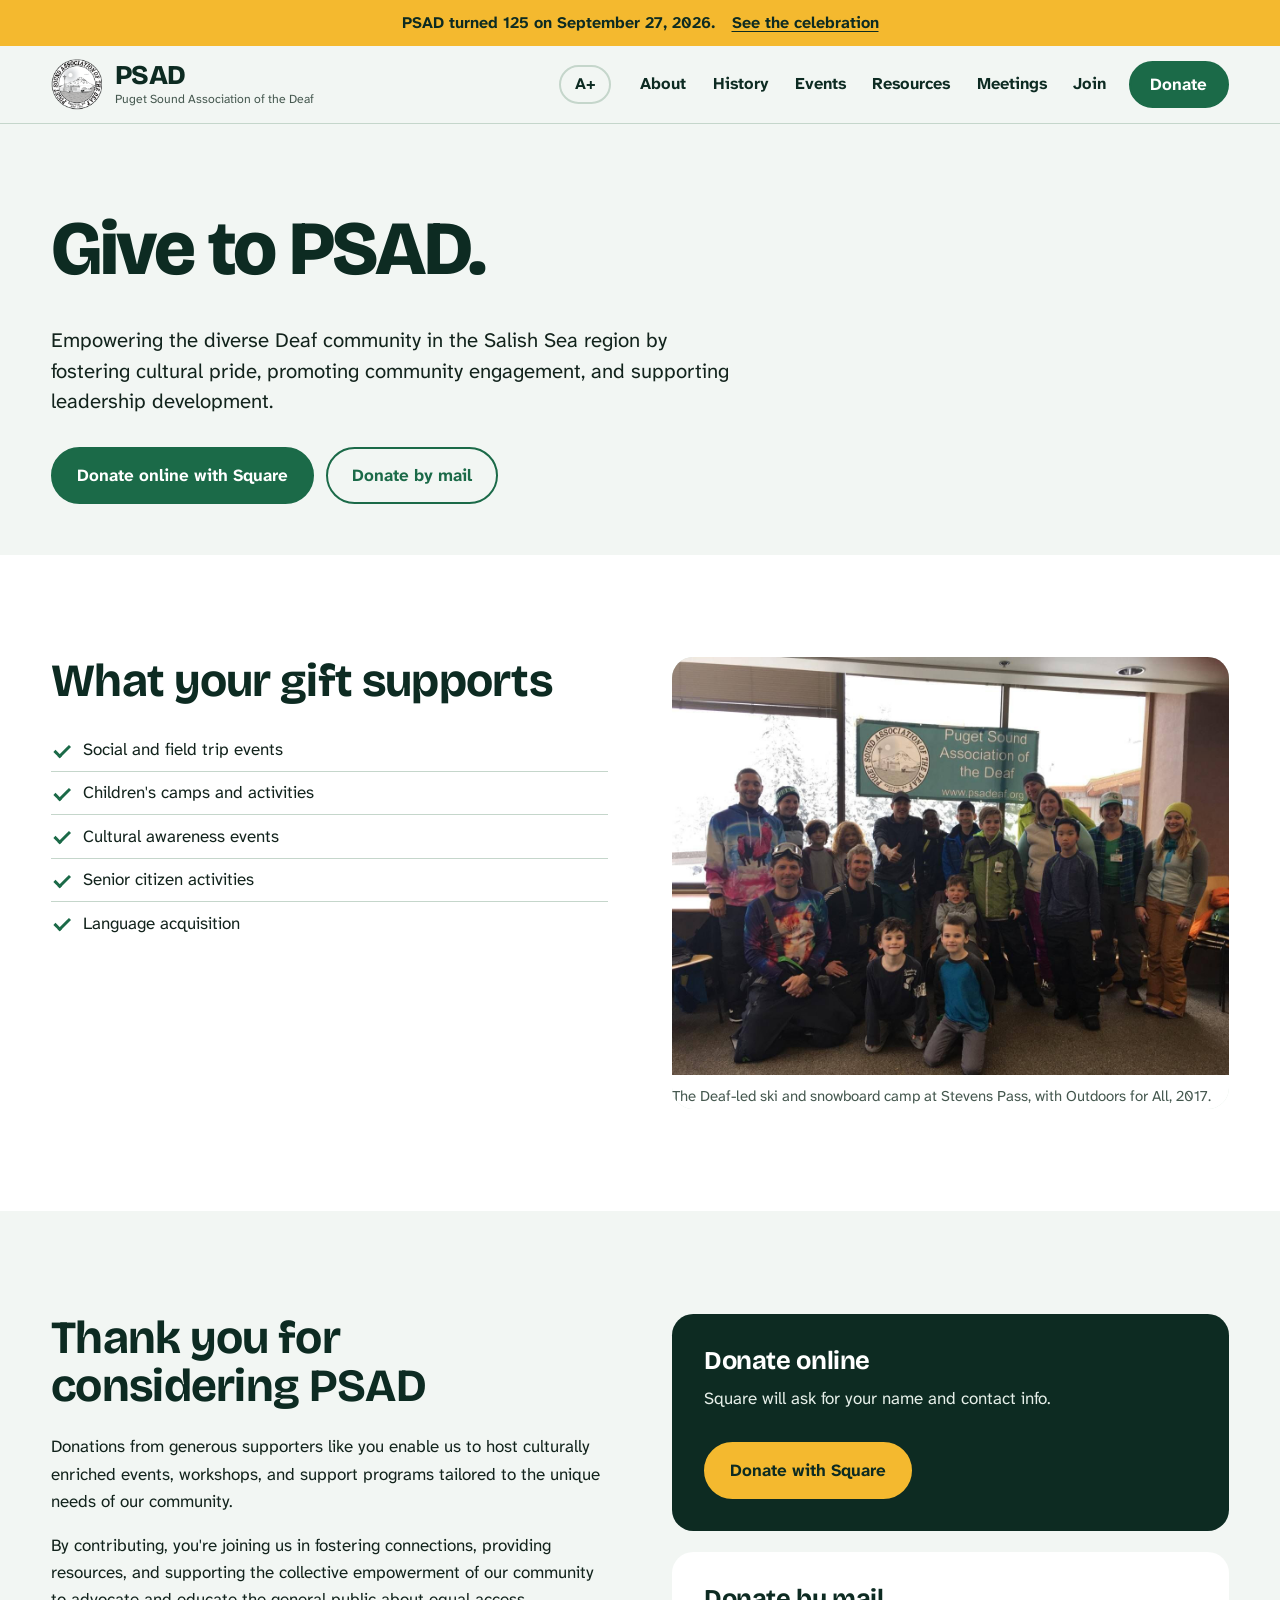
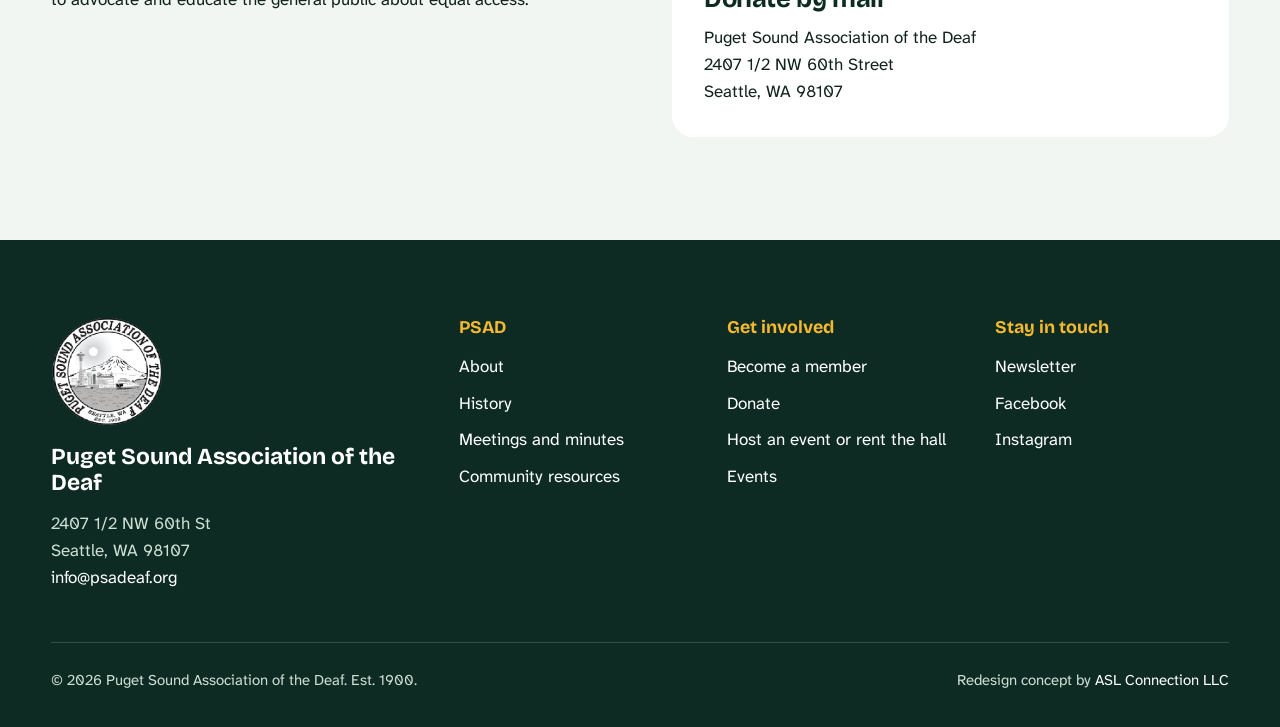
<file: donate.html>
<!doctype html>
<html lang="en">
<head>
  <meta charset="utf-8">
  <meta name="viewport" content="width=device-width, initial-scale=1">
  <title>Donate | PSAD</title>
  <meta name="description" content="Support PSAD&#x27;s events, children&#x27;s camps, senior activities, and language acquisition programs.">
  <meta property="og:title" content="Donate | PSAD">
  <meta property="og:description" content="Support PSAD&#x27;s events, children&#x27;s camps, senior activities, and language acquisition programs.">
  <meta property="og:type" content="website">
  <meta property="og:image" content="assets/img/hall-applause.jpg">
  <meta name="theme-color" content="#0d2b22">
  <link rel="icon" type="image/png" href="favicon.png">
  <link rel="preconnect" href="https://fonts.googleapis.com">
  <link rel="preconnect" href="https://fonts.gstatic.com" crossorigin>
  <link href="https://fonts.googleapis.com/css2?family=Atkinson+Hyperlegible+Next:ital,wght@0,400;0,700;1,400&family=Bricolage+Grotesque:opsz,wght@12..96,600..800&display=swap" rel="stylesheet">
  <link rel="stylesheet" href="assets/css/styles.css">
</head>
<body>
  <a class="skip" href="#main">Skip to main content</a>

  <div class="announce">
    <div class="wrap">
      <span>PSAD turned 125 on September 27, 2026.</span>
      <a href="125th.html">See the celebration</a>
    </div>
  </div>

  <header class="site-header">
    <div class="wrap">
      <a class="brand" href="index.html">
        <img src="assets/img/psad-seal.png" alt="" width="48" height="48">
        <div><b>PSAD</b><span>Puget Sound Association of the Deaf</span></div>
      </a>
      <button class="text-toggle" type="button" aria-pressed="false" aria-label="Larger text">A+</button>
      <button class="menu-toggle" type="button" aria-expanded="false" aria-controls="nav">Menu</button>
      <nav class="nav" id="nav" aria-label="Main">
        <a href="about.html">About</a>
        <a href="history.html">History</a>
        <a href="events.html">Events</a>
        <a href="resources.html">Resources</a>
        <a href="meetings.html">Meetings</a>
        <a href="join.html">Join</a>
        <a class="btn" href="donate.html">Donate</a>
      </nav>
    </div>
  </header>

  <main id="main">

    <section class="page-head">
      <div class="wrap">
        <h1>Give to PSAD.</h1>
        <p class="lede">Empowering the diverse Deaf community in the Salish Sea region by fostering cultural pride, promoting community engagement, and supporting leadership development.</p>
        <div class="btn-row"><a class="btn" href="https://psad-934605.square.site/product/donate-to-psad/1?cs=true&cst=custom">Donate online with Square</a><a class="btn btn--ghost" href="#mail">Donate by mail</a></div>
      </div>
    </section>

    <section class="section section--paper">
      <div class="wrap split split--top">
        <div>
          <h2>What your gift supports</h2>
          <ul class="ticks">
            <li>Social and field trip events</li>
            <li>Children's camps and activities</li>
            <li>Cultural awareness events</li>
            <li>Senior citizen activities</li>
            <li>Language acquisition</li>
          </ul>
        </div>
        <figure class="photo">
          <img src="assets/img/h2017.jpg" alt="Deaf and hard of hearing kids and instructors in ski gear under the PSAD banner at Stevens Pass." width="1280" height="960" loading="lazy">
          <figcaption>The Deaf-led ski and snowboard camp at Stevens Pass, with Outdoors for All, 2017.</figcaption>
        </figure>
      </div>
    </section>

    <section class="section">
      <div class="wrap split split--top">
        <div>
          <h2>Thank you for considering PSAD</h2>
          <p>Donations from generous supporters like you enable us to host culturally enriched events, workshops, and support programs tailored to the unique needs of our community.</p>
          <p>By contributing, you're joining us in fostering connections, providing resources, and supporting the collective empowerment of our community to advocate and educate the general public about equal access.</p>
        </div>
        <div class="grid" style="grid-template-columns: 1fr">
          <div class="card card--dark">
            <h3>Donate online</h3>
            <p>Square will ask for your name and contact info.</p>
            <div class="btn-row"><a class="btn btn--gold" href="https://psad-934605.square.site/product/donate-to-psad/1?cs=true&cst=custom">Donate with Square</a></div>
          </div>
          <div class="card" id="mail">
            <h3>Donate by mail</h3>
            <p>Puget Sound Association of the Deaf<br>2407 1/2 NW 60th Street<br>Seattle, WA 98107</p>
          </div>
        </div>
      </div>
    </section>

  </main>

  <footer class="site-footer">
    <div class="wrap">
      <div class="footer-grid">
        <div class="footer-brand">
          <img src="assets/img/psad-seal.png" alt="PSAD seal: the Space Needle, Mount Rainier, and a ferry. Seattle, WA. Est. 1900." width="104" height="104">
          <b>Puget Sound Association of the Deaf</b>
          <address>
            2407 1/2 NW 60th St<br>
            Seattle, WA 98107<br>
            <a href="mailto:info@psadeaf.org">info@psadeaf.org</a>
          </address>
        </div>
        <div>
          <h2>PSAD</h2>
          <ul>
            <li><a href="about.html">About</a></li>
            <li><a href="history.html">History</a></li>
            <li><a href="meetings.html">Meetings and minutes</a></li>
            <li><a href="resources.html">Community resources</a></li>
          </ul>
        </div>
        <div>
          <h2>Get involved</h2>
          <ul>
            <li><a href="join.html">Become a member</a></li>
            <li><a href="donate.html">Donate</a></li>
            <li><a href="host.html">Host an event or rent the hall</a></li>
            <li><a href="events.html">Events</a></li>
          </ul>
        </div>
        <div>
          <h2>Stay in touch</h2>
          <ul>
            <li><a href="index.html#newsletter">Newsletter</a></li>
            <!-- TODO: replace # with PSAD's real profile URLs -->
            <li><a href="#">Facebook</a></li>
            <li><a href="#">Instagram</a></li>
          </ul>
        </div>
      </div>
      <div class="footer-base">
        <p>&copy; 2026 Puget Sound Association of the Deaf. Est. 1900.</p>
        <p>Redesign concept by <a href="https://aslconnection.com">ASL Connection LLC</a></p>
      </div>
    </div>
  </footer>

  <script src="assets/js/site.js" defer></script>
</body>
</html>
</file>
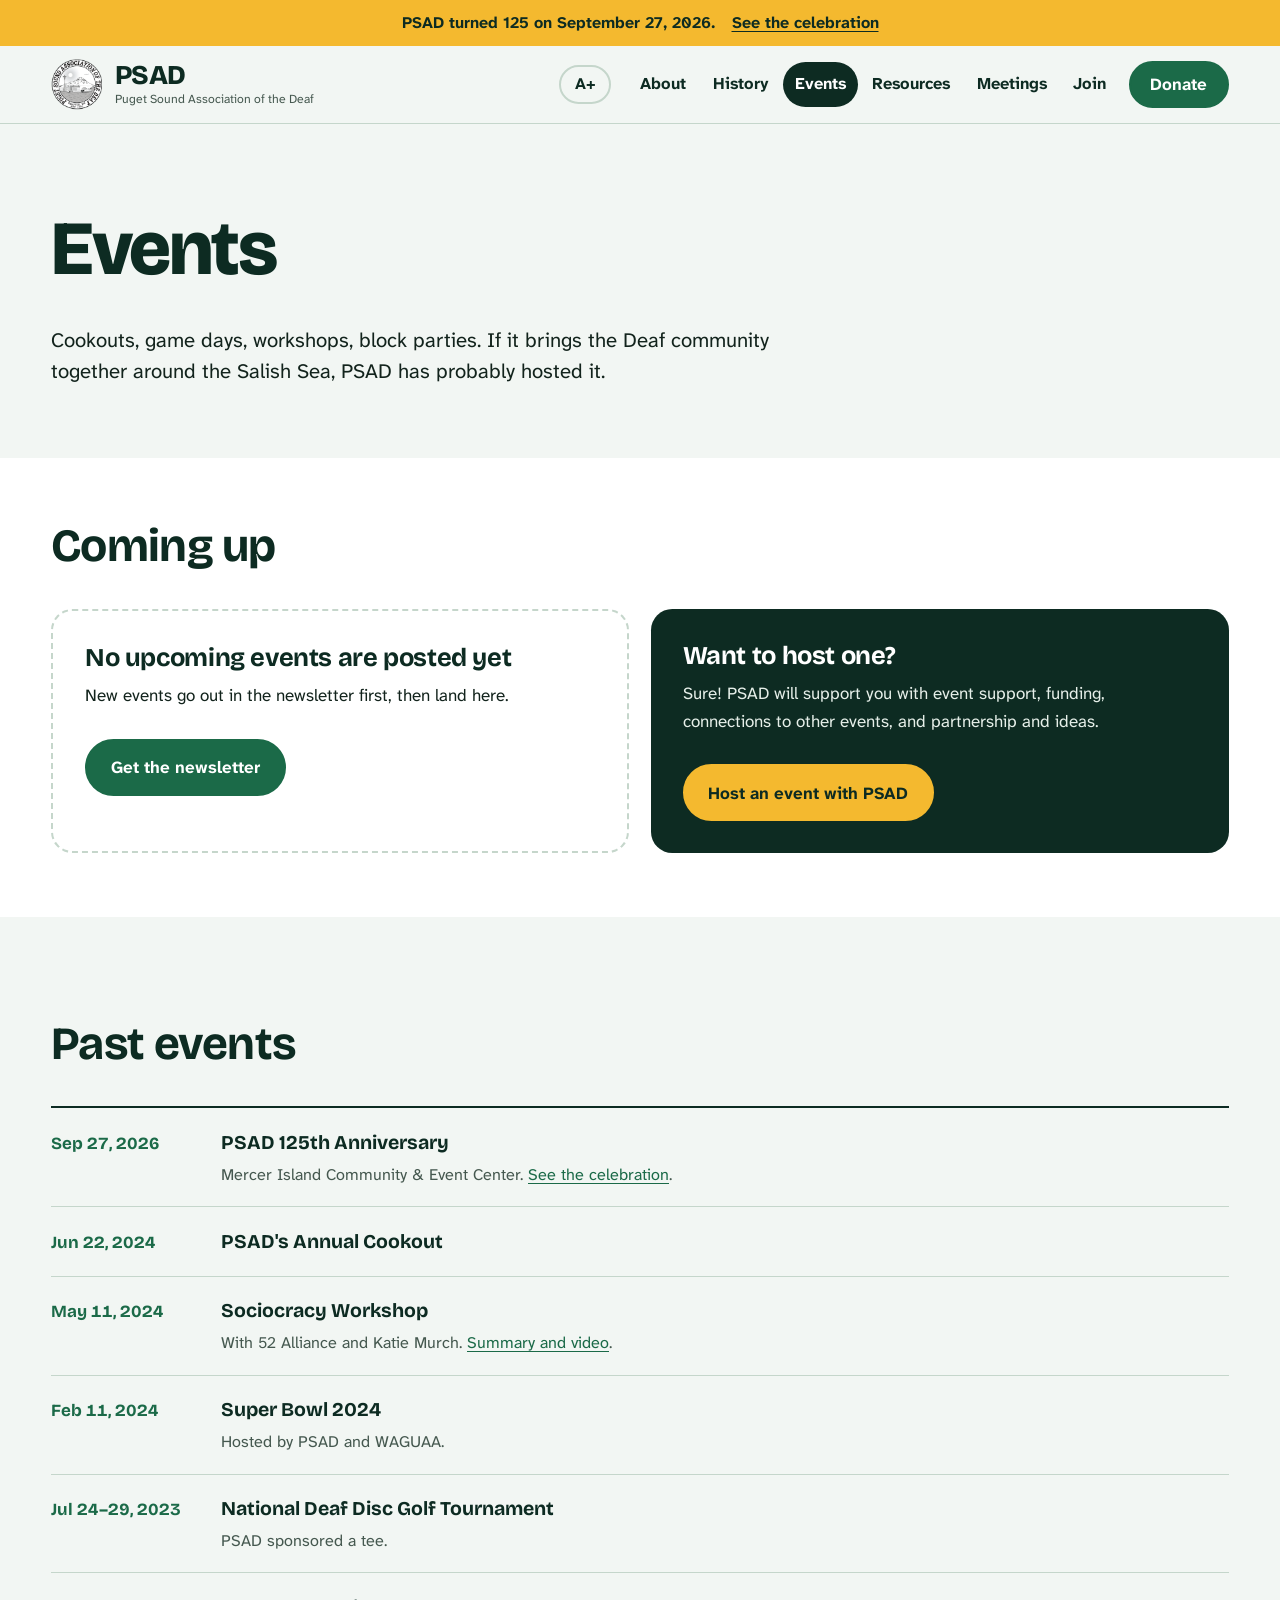
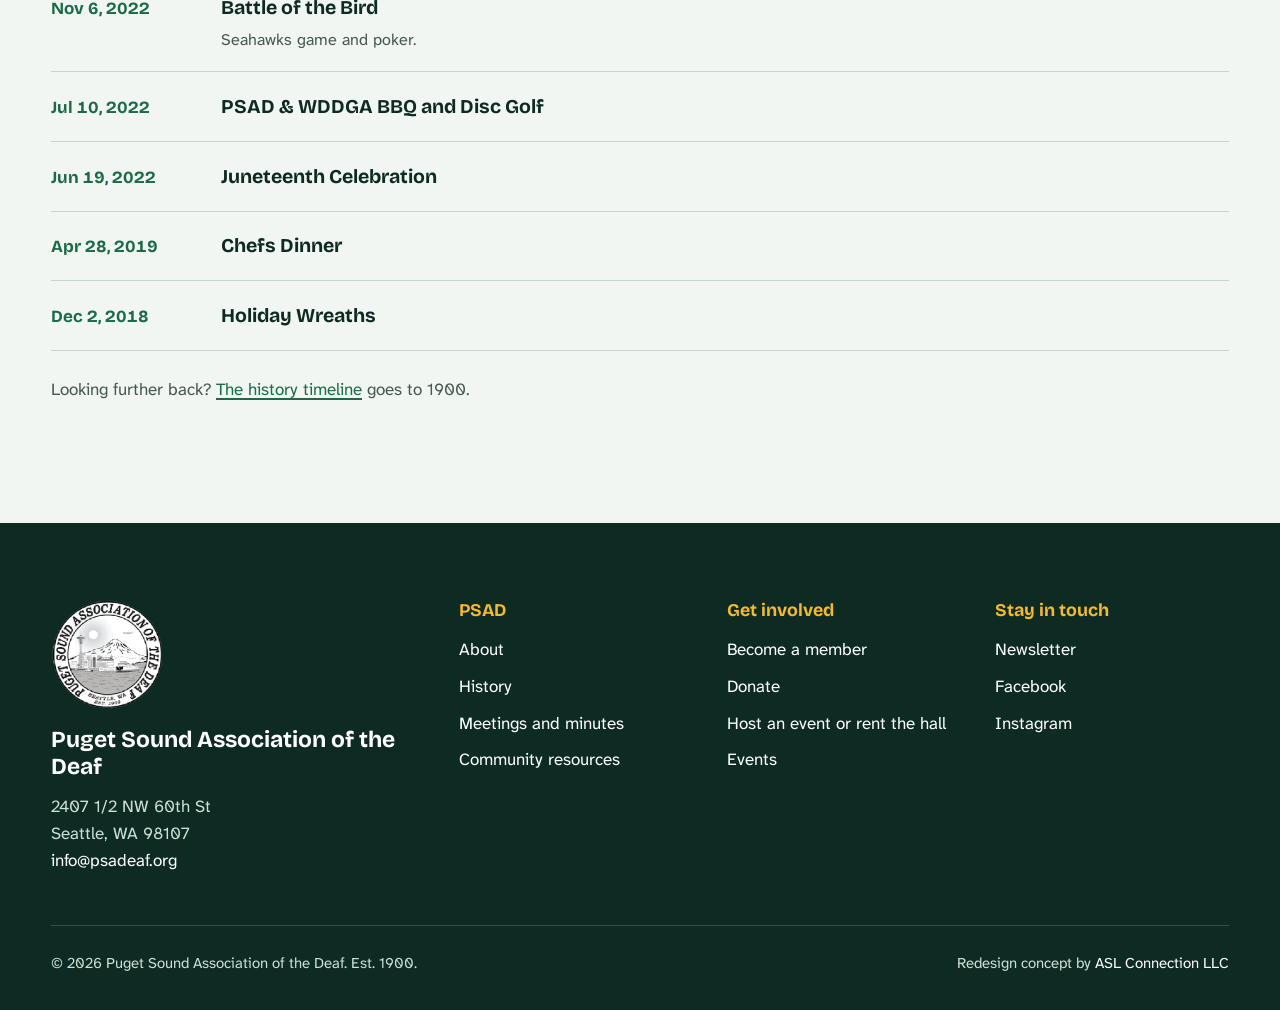
<file: events.html>
<!doctype html>
<html lang="en">
<head>
  <meta charset="utf-8">
  <meta name="viewport" content="width=device-width, initial-scale=1">
  <title>Events | PSAD</title>
  <meta name="description" content="Upcoming and past PSAD events, and how to host your own with PSAD&#x27;s support.">
  <meta property="og:title" content="Events | PSAD">
  <meta property="og:description" content="Upcoming and past PSAD events, and how to host your own with PSAD&#x27;s support.">
  <meta property="og:type" content="website">
  <meta property="og:image" content="assets/img/hall-applause.jpg">
  <meta name="theme-color" content="#0d2b22">
  <link rel="icon" type="image/png" href="favicon.png">
  <link rel="preconnect" href="https://fonts.googleapis.com">
  <link rel="preconnect" href="https://fonts.gstatic.com" crossorigin>
  <link href="https://fonts.googleapis.com/css2?family=Atkinson+Hyperlegible+Next:ital,wght@0,400;0,700;1,400&family=Bricolage+Grotesque:opsz,wght@12..96,600..800&display=swap" rel="stylesheet">
  <link rel="stylesheet" href="assets/css/styles.css">
</head>
<body>
  <a class="skip" href="#main">Skip to main content</a>

  <div class="announce">
    <div class="wrap">
      <span>PSAD turned 125 on September 27, 2026.</span>
      <a href="125th.html">See the celebration</a>
    </div>
  </div>

  <header class="site-header">
    <div class="wrap">
      <a class="brand" href="index.html">
        <img src="assets/img/psad-seal.png" alt="" width="48" height="48">
        <div><b>PSAD</b><span>Puget Sound Association of the Deaf</span></div>
      </a>
      <button class="text-toggle" type="button" aria-pressed="false" aria-label="Larger text">A+</button>
      <button class="menu-toggle" type="button" aria-expanded="false" aria-controls="nav">Menu</button>
      <nav class="nav" id="nav" aria-label="Main">
        <a href="about.html">About</a>
        <a href="history.html">History</a>
        <a href="events.html" aria-current="page">Events</a>
        <a href="resources.html">Resources</a>
        <a href="meetings.html">Meetings</a>
        <a href="join.html">Join</a>
        <a class="btn" href="donate.html">Donate</a>
      </nav>
    </div>
  </header>

  <main id="main">

    <section class="page-head">
      <div class="wrap">
        <h1>Events</h1>
        <p class="lede">Cookouts, game days, workshops, block parties. If it brings the Deaf community together around the Salish Sea, PSAD has probably hosted it.</p>
      </div>
    </section>

    <section class="section section--paper section--tight">
      <div class="wrap">
        <div class="section-head"><h2>Coming up</h2></div>
        <div class="grid grid--2">
          <div class="card card--outline">
            <h3>No upcoming events are posted yet</h3>
            <p>New events go out in the newsletter first, then land here.</p>
            <div class="btn-row"><a class="btn" href="index.html#newsletter">Get the newsletter</a></div>
          </div>
          <div class="card card--dark">
            <h3>Want to host one?</h3>
            <p>Sure! PSAD will support you with event support, funding, connections to other events, and partnership and ideas.</p>
            <div class="btn-row"><a class="btn btn--gold" href="host.html">Host an event with PSAD</a></div>
          </div>
        </div>
      </div>
    </section>

    <section class="section">
      <div class="wrap">
        <div class="section-head"><h2>Past events</h2></div>
        <ul class="datelist">
          <li><span class="when">Sep 27, 2026</span><div><b>PSAD 125th Anniversary</b><p>Mercer Island Community &amp; Event Center. <a href="125th.html">See the celebration</a>.</p></div></li>
          <li><span class="when">Jun 22, 2024</span><div><b>PSAD's Annual Cookout</b></div></li>
          <li><span class="when">May 11, 2024</span><div><b>Sociocracy Workshop</b><p>With 52 Alliance and Katie Murch. <a href="meetings.html#sociocracy">Summary and video</a>.</p></div></li>
          <li><span class="when">Feb 11, 2024</span><div><b>Super Bowl 2024</b><p>Hosted by PSAD and WAGUAA.</p></div></li>
          <li><span class="when">Jul 24&ndash;29, 2023</span><div><b>National Deaf Disc Golf Tournament</b><p>PSAD sponsored a tee.</p></div></li>
          <li><span class="when">Nov 6, 2022</span><div><b>Battle of the Bird</b><p>Seahawks game and poker.</p></div></li>
          <li><span class="when">Jul 10, 2022</span><div><b>PSAD &amp; WDDGA BBQ and Disc Golf</b></div></li>
          <li><span class="when">Jun 19, 2022</span><div><b>Juneteenth Celebration</b></div></li>
          <li><span class="when">Apr 28, 2019</span><div><b>Chefs Dinner</b></div></li>
          <li><span class="when">Dec 2, 2018</span><div><b>Holiday Wreaths</b></div></li>
        </ul>
        <p class="muted" style="margin-top: 1.5rem">Looking further back? <a href="history.html">The history timeline</a> goes to 1900.</p>
      </div>
    </section>

  </main>

  <footer class="site-footer">
    <div class="wrap">
      <div class="footer-grid">
        <div class="footer-brand">
          <img src="assets/img/psad-seal.png" alt="PSAD seal: the Space Needle, Mount Rainier, and a ferry. Seattle, WA. Est. 1900." width="104" height="104">
          <b>Puget Sound Association of the Deaf</b>
          <address>
            2407 1/2 NW 60th St<br>
            Seattle, WA 98107<br>
            <a href="mailto:info@psadeaf.org">info@psadeaf.org</a>
          </address>
        </div>
        <div>
          <h2>PSAD</h2>
          <ul>
            <li><a href="about.html">About</a></li>
            <li><a href="history.html">History</a></li>
            <li><a href="meetings.html">Meetings and minutes</a></li>
            <li><a href="resources.html">Community resources</a></li>
          </ul>
        </div>
        <div>
          <h2>Get involved</h2>
          <ul>
            <li><a href="join.html">Become a member</a></li>
            <li><a href="donate.html">Donate</a></li>
            <li><a href="host.html">Host an event or rent the hall</a></li>
            <li><a href="events.html">Events</a></li>
          </ul>
        </div>
        <div>
          <h2>Stay in touch</h2>
          <ul>
            <li><a href="index.html#newsletter">Newsletter</a></li>
            <!-- TODO: replace # with PSAD's real profile URLs -->
            <li><a href="#">Facebook</a></li>
            <li><a href="#">Instagram</a></li>
          </ul>
        </div>
      </div>
      <div class="footer-base">
        <p>&copy; 2026 Puget Sound Association of the Deaf. Est. 1900.</p>
        <p>Redesign concept by <a href="https://aslconnection.com">ASL Connection LLC</a></p>
      </div>
    </div>
  </footer>

  <script src="assets/js/site.js" defer></script>
</body>
</html>
</file>
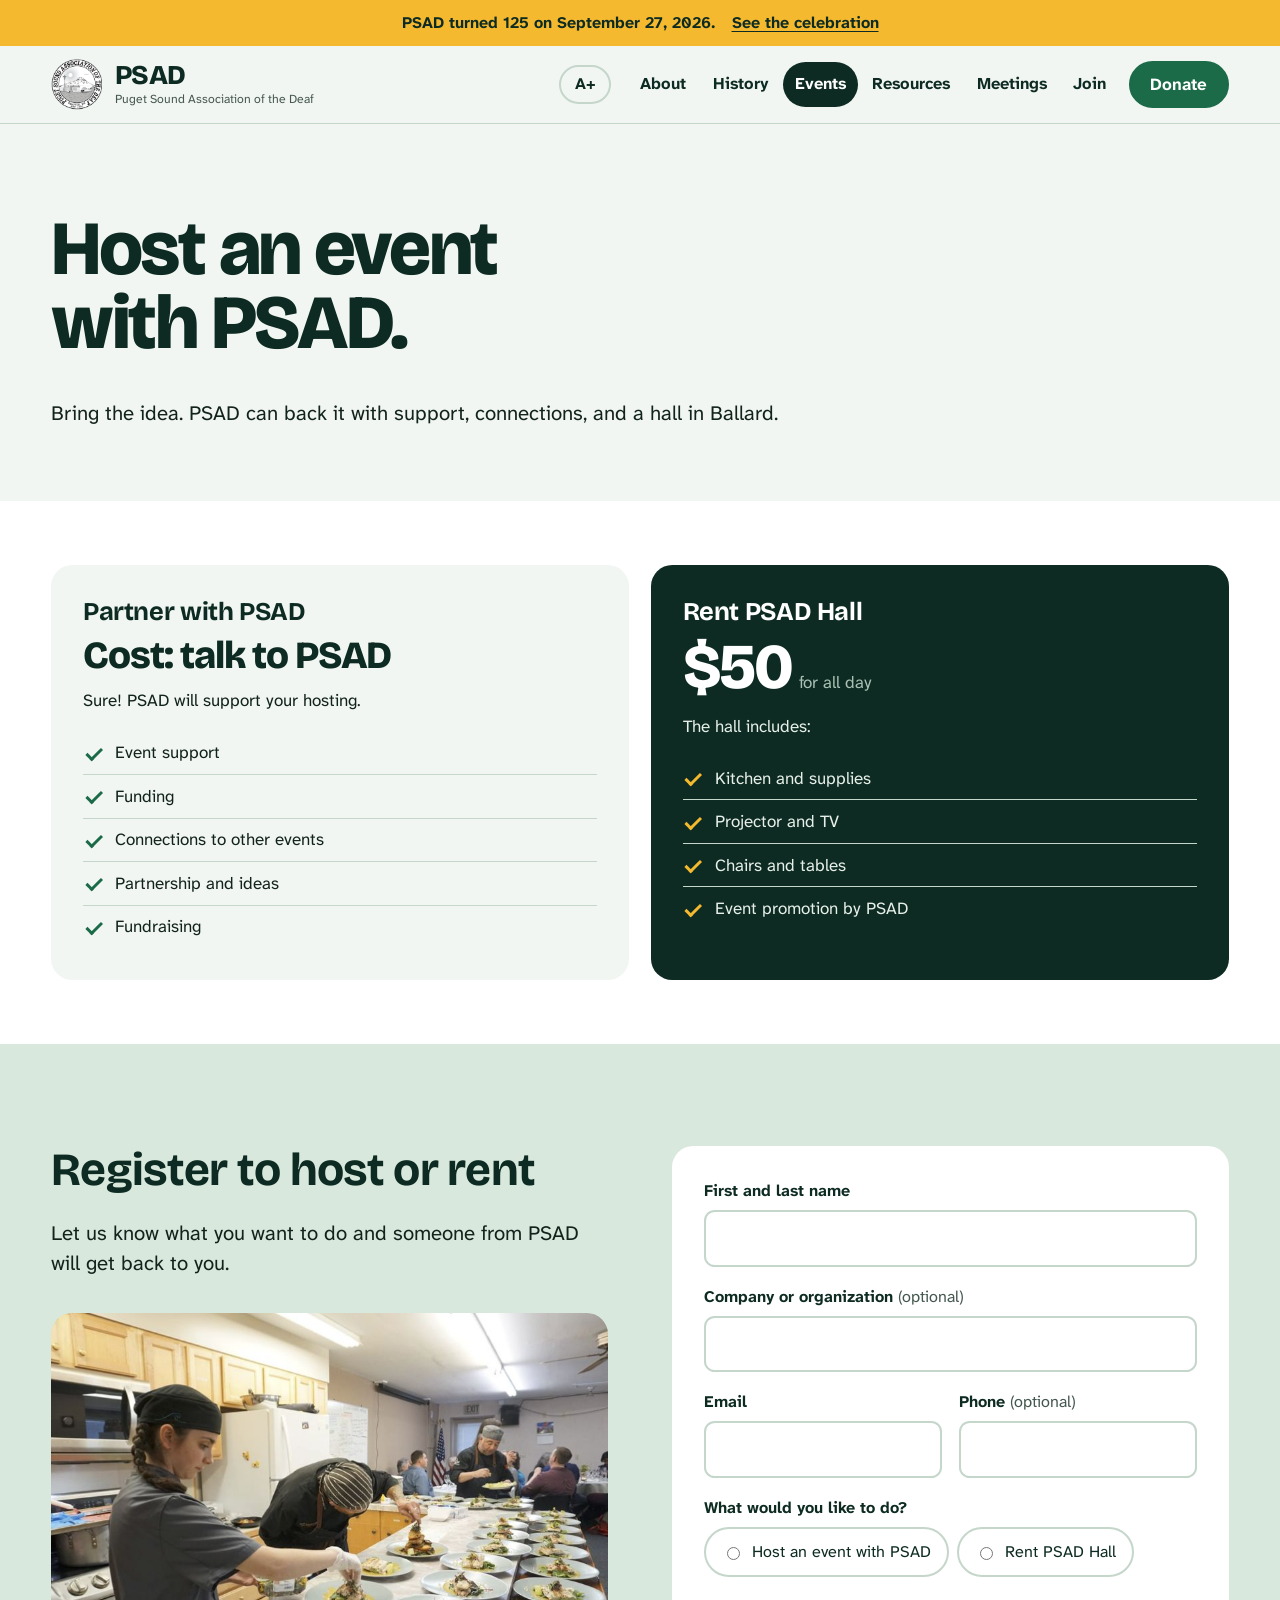
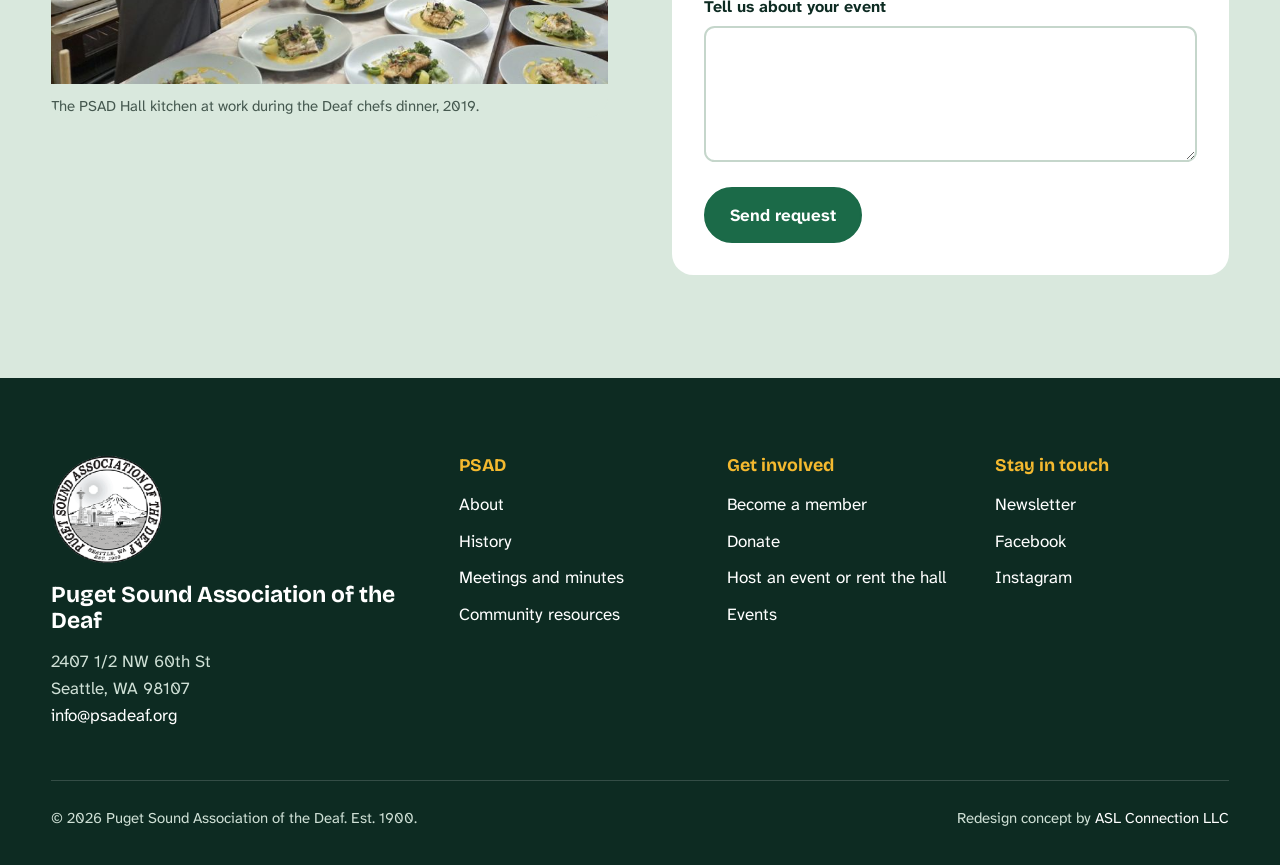
<file: host.html>
<!doctype html>
<html lang="en">
<head>
  <meta charset="utf-8">
  <meta name="viewport" content="width=device-width, initial-scale=1">
  <title>Host an Event | PSAD</title>
  <meta name="description" content="Partner with PSAD on a community event, or rent PSAD Hall in Ballard for $50 a day.">
  <meta property="og:title" content="Host an Event | PSAD">
  <meta property="og:description" content="Partner with PSAD on a community event, or rent PSAD Hall in Ballard for $50 a day.">
  <meta property="og:type" content="website">
  <meta property="og:image" content="assets/img/hall-applause.jpg">
  <meta name="theme-color" content="#0d2b22">
  <link rel="icon" type="image/png" href="favicon.png">
  <link rel="preconnect" href="https://fonts.googleapis.com">
  <link rel="preconnect" href="https://fonts.gstatic.com" crossorigin>
  <link href="https://fonts.googleapis.com/css2?family=Atkinson+Hyperlegible+Next:ital,wght@0,400;0,700;1,400&family=Bricolage+Grotesque:opsz,wght@12..96,600..800&display=swap" rel="stylesheet">
  <link rel="stylesheet" href="assets/css/styles.css">
</head>
<body>
  <a class="skip" href="#main">Skip to main content</a>

  <div class="announce">
    <div class="wrap">
      <span>PSAD turned 125 on September 27, 2026.</span>
      <a href="125th.html">See the celebration</a>
    </div>
  </div>

  <header class="site-header">
    <div class="wrap">
      <a class="brand" href="index.html">
        <img src="assets/img/psad-seal.png" alt="" width="48" height="48">
        <div><b>PSAD</b><span>Puget Sound Association of the Deaf</span></div>
      </a>
      <button class="text-toggle" type="button" aria-pressed="false" aria-label="Larger text">A+</button>
      <button class="menu-toggle" type="button" aria-expanded="false" aria-controls="nav">Menu</button>
      <nav class="nav" id="nav" aria-label="Main">
        <a href="about.html">About</a>
        <a href="history.html">History</a>
        <a href="events.html" aria-current="page">Events</a>
        <a href="resources.html">Resources</a>
        <a href="meetings.html">Meetings</a>
        <a href="join.html">Join</a>
        <a class="btn" href="donate.html">Donate</a>
      </nav>
    </div>
  </header>

  <main id="main">

    <section class="page-head">
      <div class="wrap">
        <h1>Host an event with PSAD.</h1>
        <p class="lede">Bring the idea. PSAD can back it with support, connections, and a hall in Ballard.</p>
      </div>
    </section>

    <section class="section section--paper section--tight">
      <div class="wrap">
        <div class="grid grid--2">
          <div class="card">
            <h3>Partner with PSAD</h3>
            <p class="price" style="font-size: clamp(1.75rem, 3vw, 2.5rem)">Cost: talk to PSAD</p>
            <p>Sure! PSAD will support your hosting.</p>
            <ul class="ticks">
            <li>Event support</li>
            <li>Funding</li>
            <li>Connections to other events</li>
            <li>Partnership and ideas</li>
            <li>Fundraising</li>
          </ul>
          </div>
          <div class="card card--dark">
            <h3>Rent PSAD Hall</h3>
            <p class="price">$50<small>for all day</small></p>
            <p>The hall includes:</p>
            <ul class="ticks">
            <li>Kitchen and supplies</li>
            <li>Projector and TV</li>
            <li>Chairs and tables</li>
            <li>Event promotion by PSAD</li>
          </ul>
          </div>
        </div>
      </div>
    </section>

    <section class="section section--moss" id="register">
      <div class="wrap split split--top">
        <div>
          <h2>Register to host or rent</h2>
          <p class="lede">Let us know what you want to do and someone from PSAD will get back to you.</p>
          <figure class="photo" style="margin-top: 2rem">
            <img src="assets/img/h2019.jpg" alt="Chefs plating rows of dishes in the PSAD Hall kitchen." width="830" height="553" loading="lazy">
            <figcaption>The PSAD Hall kitchen at work during the Deaf chefs dinner, 2019.</figcaption>
          </figure>
        </div>
        <form class="form card" data-to="info@psadeaf.org" data-subject="Event hosting request" data-done="Request sent. PSAD will be in touch.">
          <div class="field full"><label for="h-name">First and last name</label><input id="h-name" name="Name" autocomplete="name" required></div>
          <div class="field full"><label for="h-org">Company or organization <span class="hint">(optional)</span></label><input id="h-org" name="Organization" autocomplete="organization"></div>
          <div class="field"><label for="h-email">Email</label><input id="h-email" name="Email" type="email" autocomplete="email" required></div>
          <div class="field"><label for="h-phone">Phone <span class="hint">(optional)</span></label><input id="h-phone" name="Phone" type="tel" autocomplete="tel"></div>
          <fieldset class="field full">
            <legend>What would you like to do?</legend>
            <div class="radios">
              <label><input type="radio" name="Request" value="Host an event with PSAD" required> Host an event with PSAD</label>
              <label><input type="radio" name="Request" value="Rent PSAD Hall"> Rent PSAD Hall</label>
            </div>
          </fieldset>
          <div class="field full"><label for="h-msg">Tell us about your event</label><textarea id="h-msg" name="Details" required></textarea></div>
          <div class="full"><button class="btn" type="submit">Send request</button></div>
          <p class="form-status" role="status" tabindex="-1" hidden></p>
        </form>
      </div>
    </section>

  </main>

  <footer class="site-footer">
    <div class="wrap">
      <div class="footer-grid">
        <div class="footer-brand">
          <img src="assets/img/psad-seal.png" alt="PSAD seal: the Space Needle, Mount Rainier, and a ferry. Seattle, WA. Est. 1900." width="104" height="104">
          <b>Puget Sound Association of the Deaf</b>
          <address>
            2407 1/2 NW 60th St<br>
            Seattle, WA 98107<br>
            <a href="mailto:info@psadeaf.org">info@psadeaf.org</a>
          </address>
        </div>
        <div>
          <h2>PSAD</h2>
          <ul>
            <li><a href="about.html">About</a></li>
            <li><a href="history.html">History</a></li>
            <li><a href="meetings.html">Meetings and minutes</a></li>
            <li><a href="resources.html">Community resources</a></li>
          </ul>
        </div>
        <div>
          <h2>Get involved</h2>
          <ul>
            <li><a href="join.html">Become a member</a></li>
            <li><a href="donate.html">Donate</a></li>
            <li><a href="host.html">Host an event or rent the hall</a></li>
            <li><a href="events.html">Events</a></li>
          </ul>
        </div>
        <div>
          <h2>Stay in touch</h2>
          <ul>
            <li><a href="index.html#newsletter">Newsletter</a></li>
            <!-- TODO: replace # with PSAD's real profile URLs -->
            <li><a href="#">Facebook</a></li>
            <li><a href="#">Instagram</a></li>
          </ul>
        </div>
      </div>
      <div class="footer-base">
        <p>&copy; 2026 Puget Sound Association of the Deaf. Est. 1900.</p>
        <p>Redesign concept by <a href="https://aslconnection.com">ASL Connection LLC</a></p>
      </div>
    </div>
  </footer>

  <script src="assets/js/site.js" defer></script>
</body>
</html>
</file>
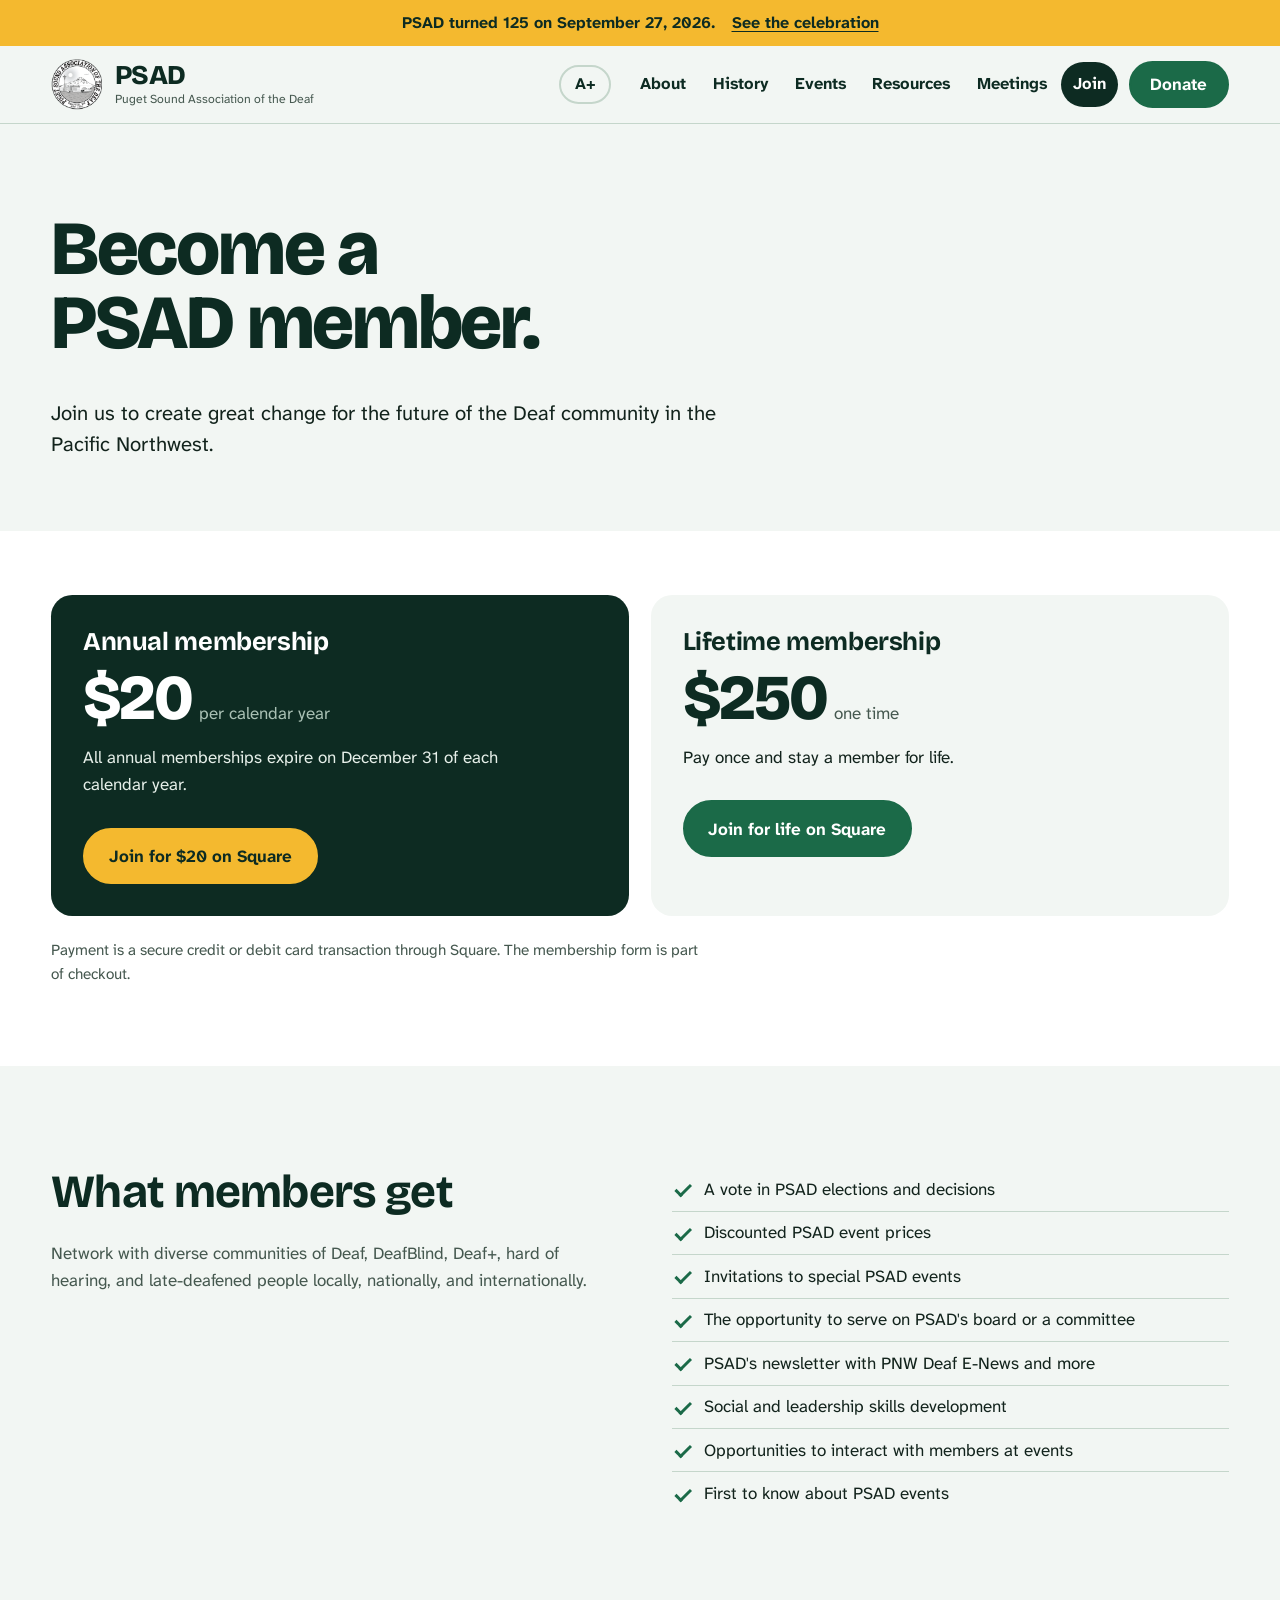
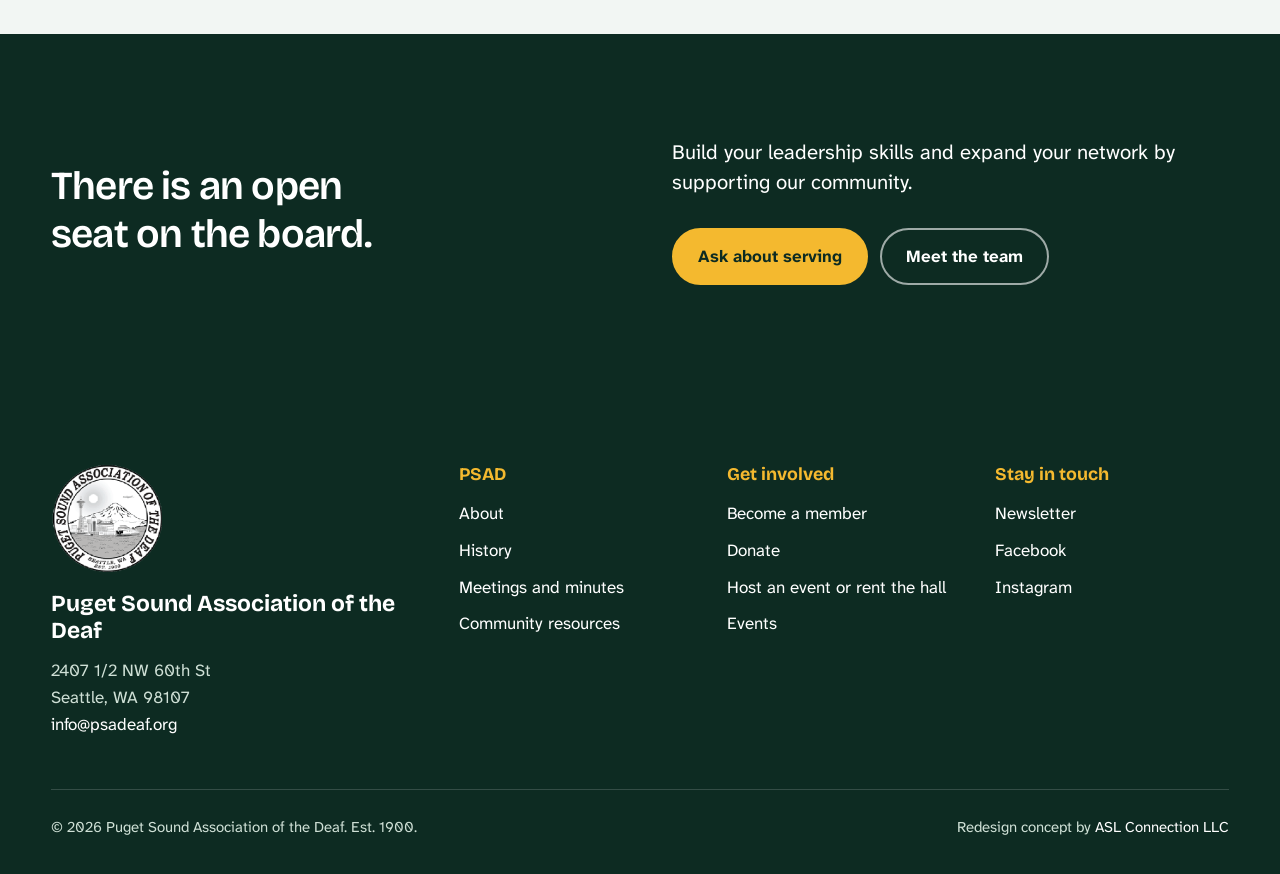
<file: join.html>
<!doctype html>
<html lang="en">
<head>
  <meta charset="utf-8">
  <meta name="viewport" content="width=device-width, initial-scale=1">
  <title>Join | PSAD</title>
  <meta name="description" content="PSAD membership is $20 a year or $250 for life. Vote, save on events, and help lead.">
  <meta property="og:title" content="Join | PSAD">
  <meta property="og:description" content="PSAD membership is $20 a year or $250 for life. Vote, save on events, and help lead.">
  <meta property="og:type" content="website">
  <meta property="og:image" content="assets/img/hall-applause.jpg">
  <meta name="theme-color" content="#0d2b22">
  <link rel="icon" type="image/png" href="favicon.png">
  <link rel="preconnect" href="https://fonts.googleapis.com">
  <link rel="preconnect" href="https://fonts.gstatic.com" crossorigin>
  <link href="https://fonts.googleapis.com/css2?family=Atkinson+Hyperlegible+Next:ital,wght@0,400;0,700;1,400&family=Bricolage+Grotesque:opsz,wght@12..96,600..800&display=swap" rel="stylesheet">
  <link rel="stylesheet" href="assets/css/styles.css">
</head>
<body>
  <a class="skip" href="#main">Skip to main content</a>

  <div class="announce">
    <div class="wrap">
      <span>PSAD turned 125 on September 27, 2026.</span>
      <a href="125th.html">See the celebration</a>
    </div>
  </div>

  <header class="site-header">
    <div class="wrap">
      <a class="brand" href="index.html">
        <img src="assets/img/psad-seal.png" alt="" width="48" height="48">
        <div><b>PSAD</b><span>Puget Sound Association of the Deaf</span></div>
      </a>
      <button class="text-toggle" type="button" aria-pressed="false" aria-label="Larger text">A+</button>
      <button class="menu-toggle" type="button" aria-expanded="false" aria-controls="nav">Menu</button>
      <nav class="nav" id="nav" aria-label="Main">
        <a href="about.html">About</a>
        <a href="history.html">History</a>
        <a href="events.html">Events</a>
        <a href="resources.html">Resources</a>
        <a href="meetings.html">Meetings</a>
        <a href="join.html" aria-current="page">Join</a>
        <a class="btn" href="donate.html">Donate</a>
      </nav>
    </div>
  </header>

  <main id="main">

    <section class="page-head">
      <div class="wrap">
        <h1>Become a PSAD member.</h1>
        <p class="lede">Join us to create great change for the future of the Deaf community in the Pacific Northwest.</p>
      </div>
    </section>

    <section class="section section--paper section--tight">
      <div class="wrap">
        <div class="grid grid--2">
          <div class="card card--dark">
            <h3>Annual membership</h3>
            <p class="price">$20<small>per calendar year</small></p>
            <p>All annual memberships expire on December 31 of each calendar year.</p>
            <div class="btn-row"><a class="btn btn--gold" href="https://psad-934605.square.site/product/psad-membership/2?cs=true&cst=custom">Join for $20 on Square</a></div>
          </div>
          <div class="card">
            <h3>Lifetime membership</h3>
            <p class="price">$250<small>one time</small></p>
            <p>Pay once and stay a member for life.</p>
            <div class="btn-row"><a class="btn" href="https://psad-934605.square.site/product/psad-membership/2?cs=true&cst=custom">Join for life on Square</a></div>
          </div>
        </div>
        <p class="muted small" style="margin-top: 1.25rem">Payment is a secure credit or debit card transaction through Square. The membership form is part of checkout.</p>
      </div>
    </section>

    <section class="section">
      <div class="wrap split split--top">
        <div>
          <h2>What members get</h2>
          <p class="muted">Network with diverse communities of Deaf, DeafBlind, Deaf+, hard of hearing, and late-deafened people locally, nationally, and internationally.</p>
        </div>
        <div>
          <ul class="ticks">
            <li>A vote in PSAD elections and decisions</li>
            <li>Discounted PSAD event prices</li>
            <li>Invitations to special PSAD events</li>
            <li>The opportunity to serve on PSAD's board or a committee</li>
            <li>PSAD's newsletter with PNW Deaf E-News and more</li>
            <li>Social and leadership skills development</li>
            <li>Opportunities to interact with members at events</li>
            <li>First to know about PSAD events</li>
          </ul>
        </div>
      </div>
    </section>

    <section class="section section--dark" id="serve">
      <div class="wrap split">
        <h2 class="statement">There is an open seat on the board.</h2>
        <div>
          <p class="lede" style="color: #fff">Build your leadership skills and expand your network by supporting our community.</p>
          <div class="btn-row">
            <a class="btn btn--gold" href="mailto:info@psadeaf.org?subject=Serving%20on%20the%20PSAD%20board">Ask about serving</a>
            <a class="btn btn--onDark" href="about.html">Meet the team</a>
          </div>
        </div>
      </div>
    </section>

  </main>

  <footer class="site-footer">
    <div class="wrap">
      <div class="footer-grid">
        <div class="footer-brand">
          <img src="assets/img/psad-seal.png" alt="PSAD seal: the Space Needle, Mount Rainier, and a ferry. Seattle, WA. Est. 1900." width="104" height="104">
          <b>Puget Sound Association of the Deaf</b>
          <address>
            2407 1/2 NW 60th St<br>
            Seattle, WA 98107<br>
            <a href="mailto:info@psadeaf.org">info@psadeaf.org</a>
          </address>
        </div>
        <div>
          <h2>PSAD</h2>
          <ul>
            <li><a href="about.html">About</a></li>
            <li><a href="history.html">History</a></li>
            <li><a href="meetings.html">Meetings and minutes</a></li>
            <li><a href="resources.html">Community resources</a></li>
          </ul>
        </div>
        <div>
          <h2>Get involved</h2>
          <ul>
            <li><a href="join.html">Become a member</a></li>
            <li><a href="donate.html">Donate</a></li>
            <li><a href="host.html">Host an event or rent the hall</a></li>
            <li><a href="events.html">Events</a></li>
          </ul>
        </div>
        <div>
          <h2>Stay in touch</h2>
          <ul>
            <li><a href="index.html#newsletter">Newsletter</a></li>
            <!-- TODO: replace # with PSAD's real profile URLs -->
            <li><a href="#">Facebook</a></li>
            <li><a href="#">Instagram</a></li>
          </ul>
        </div>
      </div>
      <div class="footer-base">
        <p>&copy; 2026 Puget Sound Association of the Deaf. Est. 1900.</p>
        <p>Redesign concept by <a href="https://aslconnection.com">ASL Connection LLC</a></p>
      </div>
    </div>
  </footer>

  <script src="assets/js/site.js" defer></script>
</body>
</html>
</file>
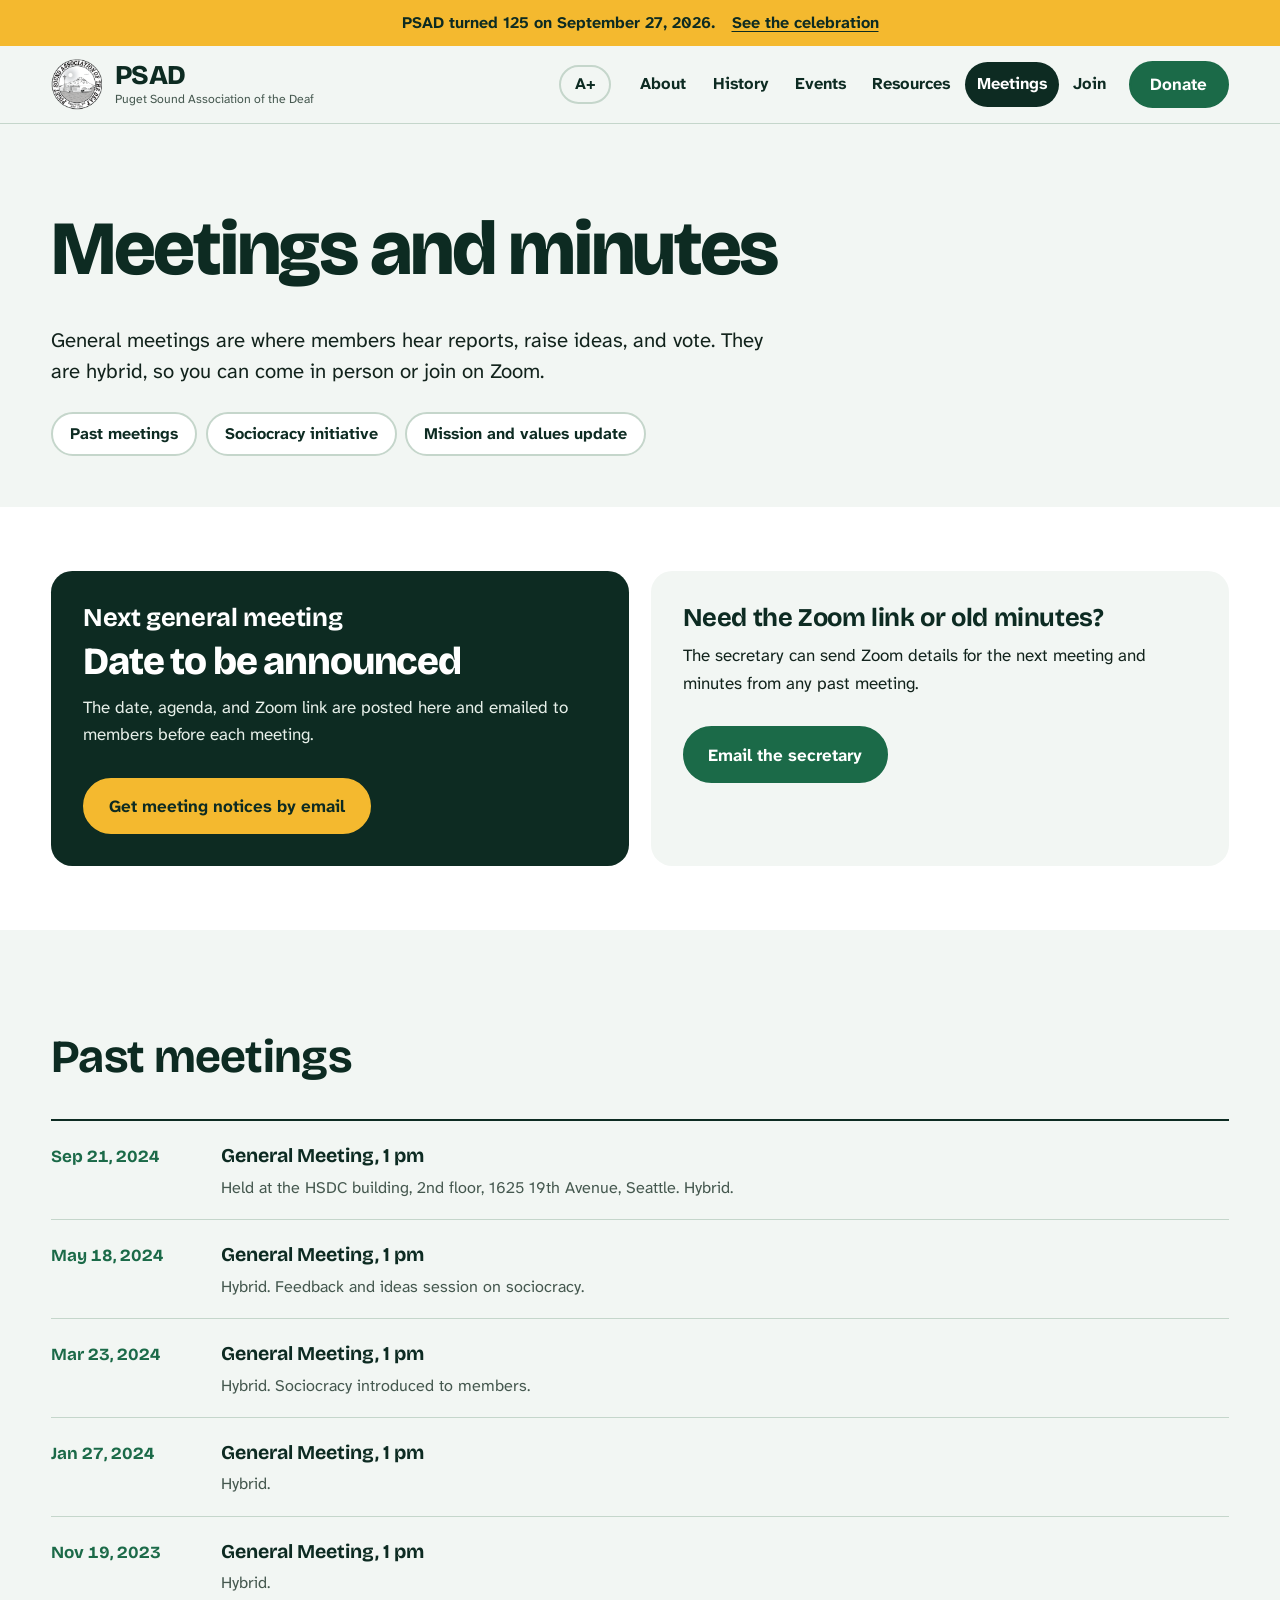
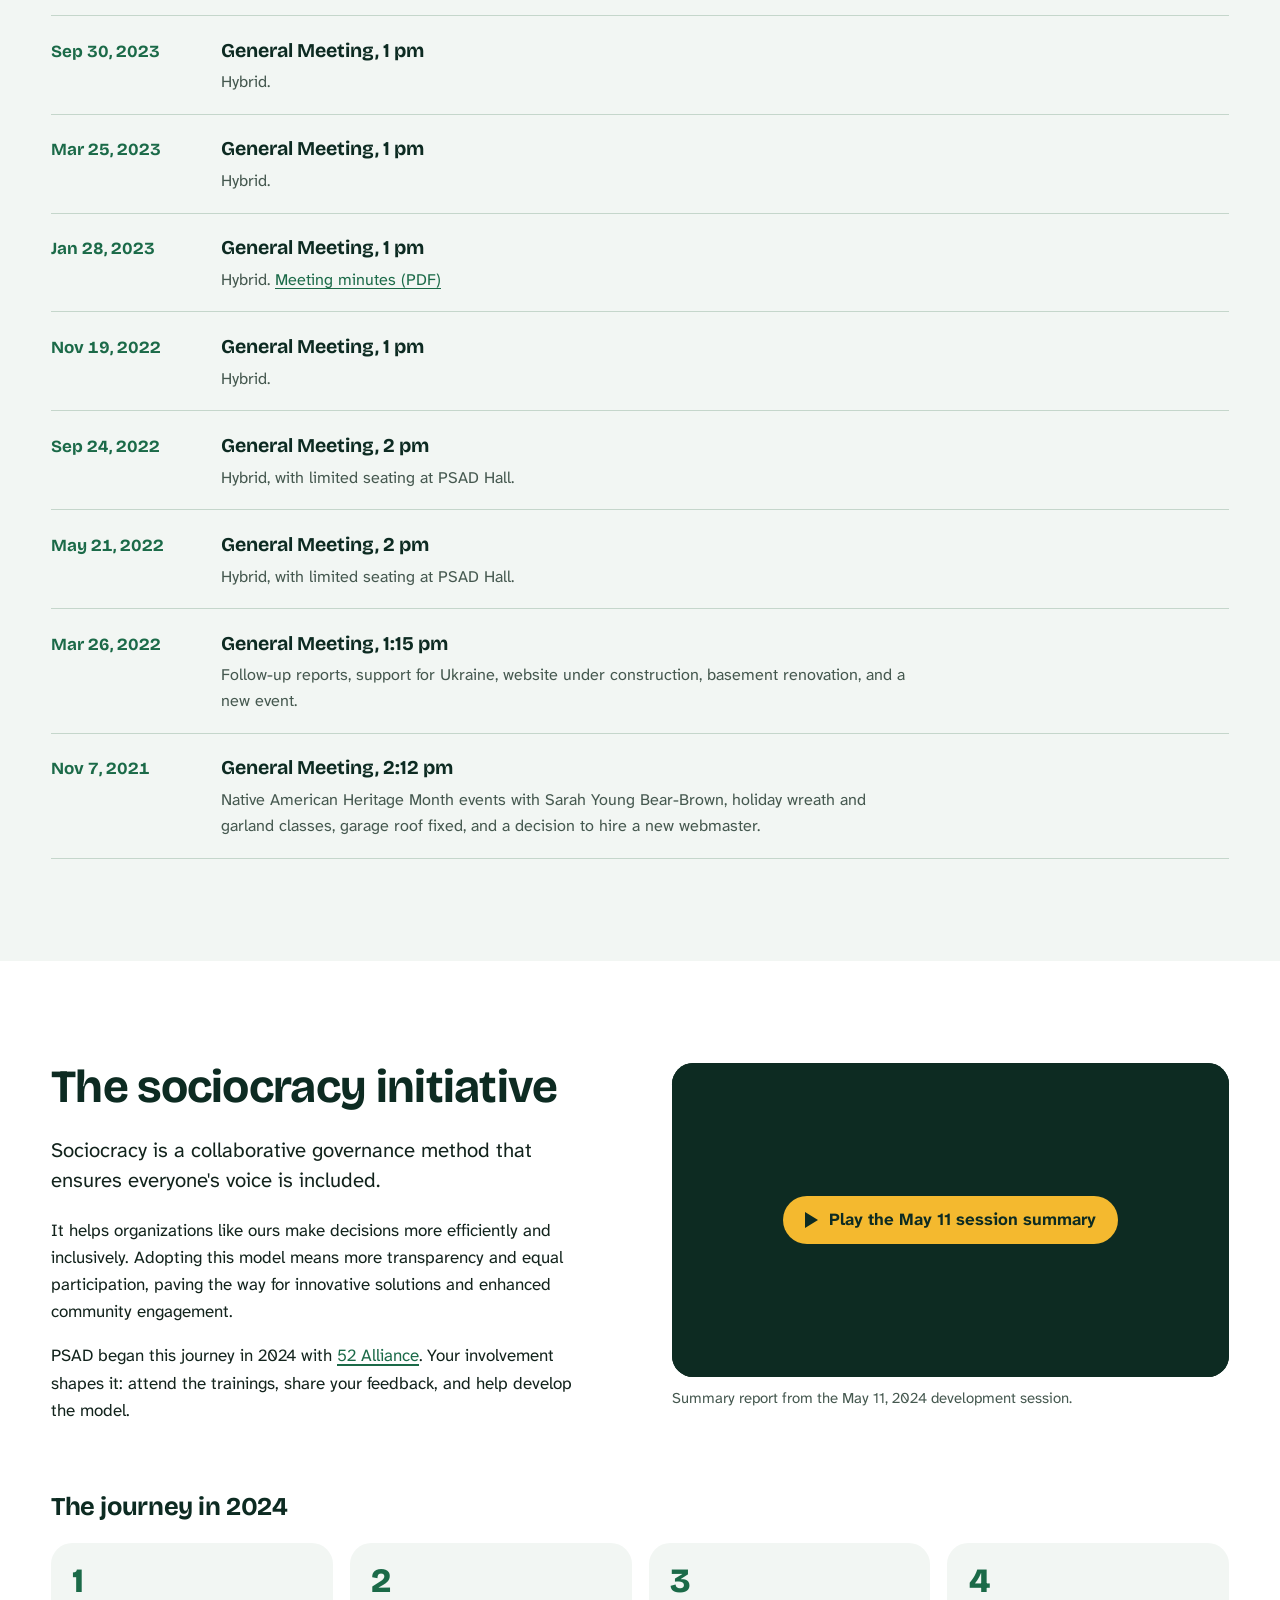
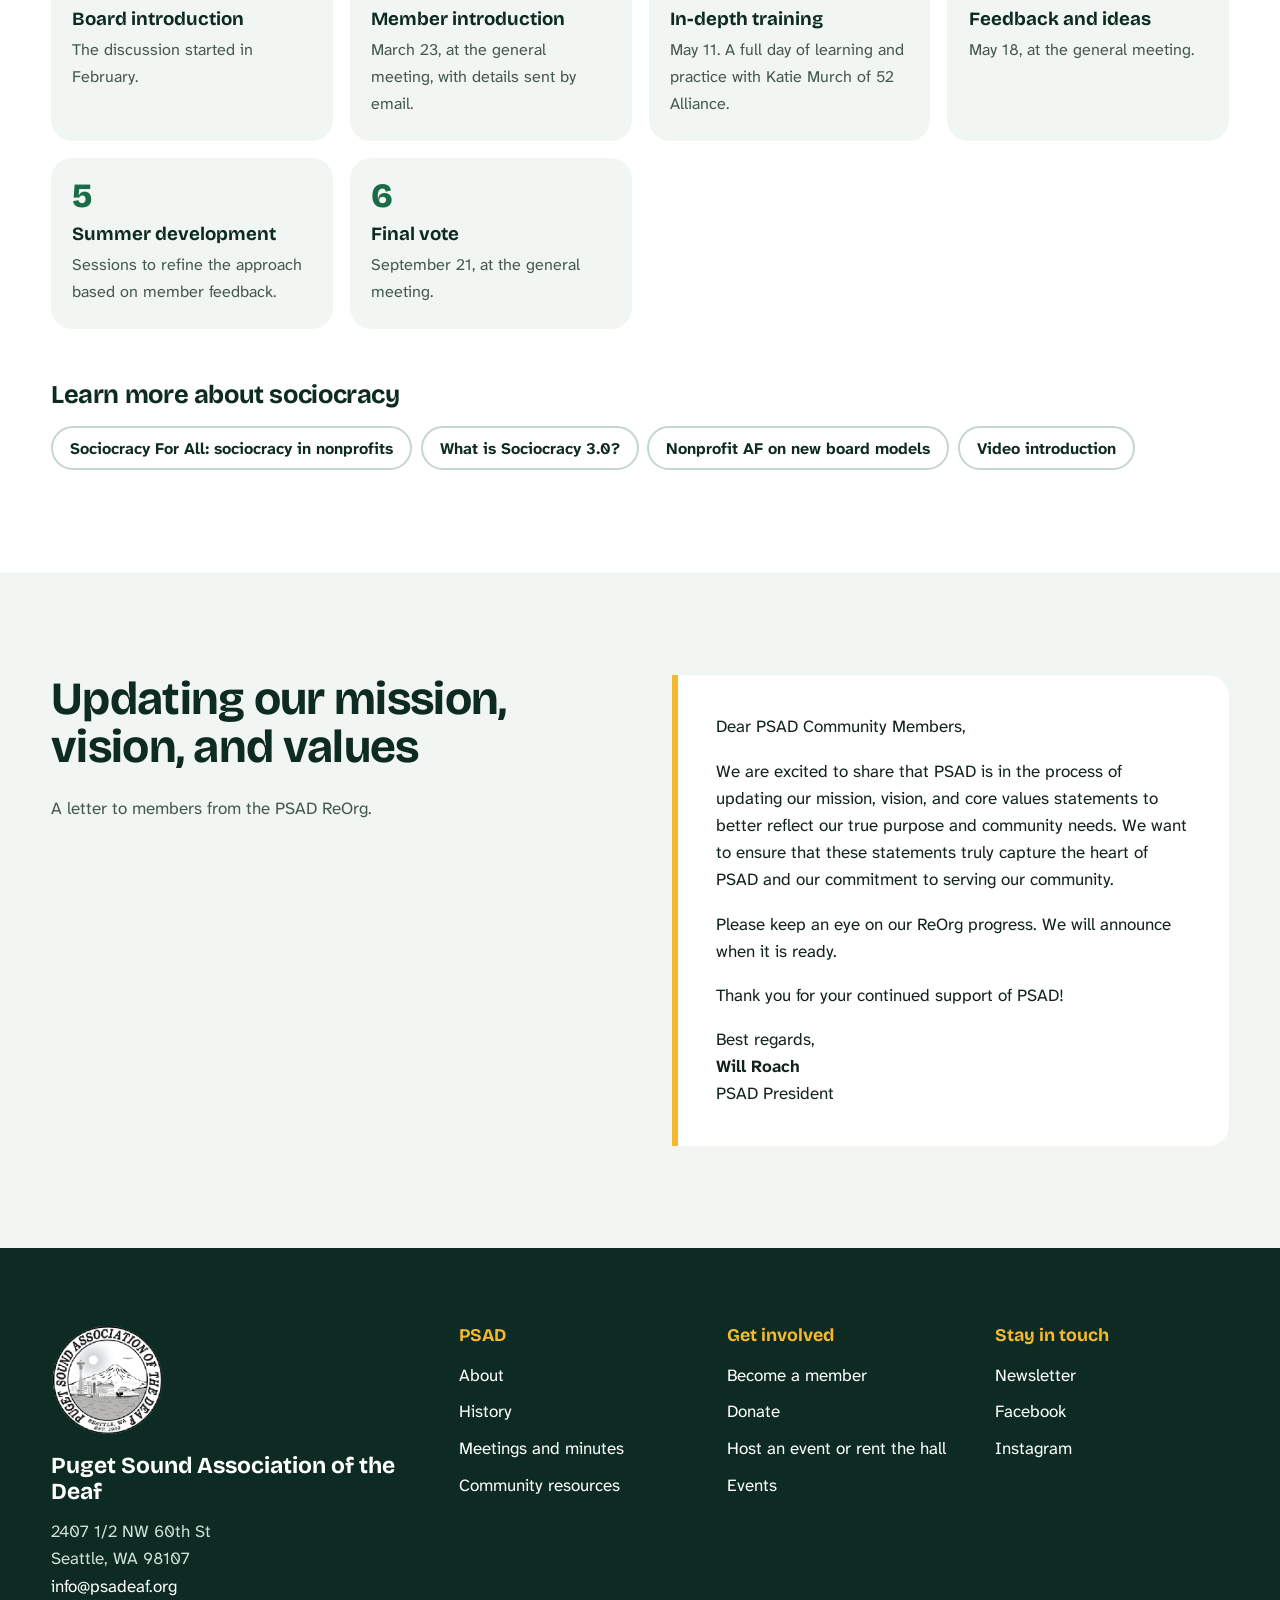
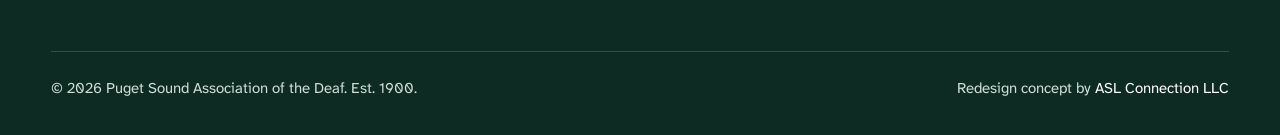
<file: meetings.html>
<!doctype html>
<html lang="en">
<head>
  <meta charset="utf-8">
  <meta name="viewport" content="width=device-width, initial-scale=1">
  <title>Meetings and Minutes | PSAD</title>
  <meta name="description" content="PSAD general meetings, past meeting notes, the sociocracy initiative, and the mission and values update.">
  <meta property="og:title" content="Meetings and Minutes | PSAD">
  <meta property="og:description" content="PSAD general meetings, past meeting notes, the sociocracy initiative, and the mission and values update.">
  <meta property="og:type" content="website">
  <meta property="og:image" content="assets/img/hall-applause.jpg">
  <meta name="theme-color" content="#0d2b22">
  <link rel="icon" type="image/png" href="favicon.png">
  <link rel="preconnect" href="https://fonts.googleapis.com">
  <link rel="preconnect" href="https://fonts.gstatic.com" crossorigin>
  <link href="https://fonts.googleapis.com/css2?family=Atkinson+Hyperlegible+Next:ital,wght@0,400;0,700;1,400&family=Bricolage+Grotesque:opsz,wght@12..96,600..800&display=swap" rel="stylesheet">
  <link rel="stylesheet" href="assets/css/styles.css">
</head>
<body>
  <a class="skip" href="#main">Skip to main content</a>

  <div class="announce">
    <div class="wrap">
      <span>PSAD turned 125 on September 27, 2026.</span>
      <a href="125th.html">See the celebration</a>
    </div>
  </div>

  <header class="site-header">
    <div class="wrap">
      <a class="brand" href="index.html">
        <img src="assets/img/psad-seal.png" alt="" width="48" height="48">
        <div><b>PSAD</b><span>Puget Sound Association of the Deaf</span></div>
      </a>
      <button class="text-toggle" type="button" aria-pressed="false" aria-label="Larger text">A+</button>
      <button class="menu-toggle" type="button" aria-expanded="false" aria-controls="nav">Menu</button>
      <nav class="nav" id="nav" aria-label="Main">
        <a href="about.html">About</a>
        <a href="history.html">History</a>
        <a href="events.html">Events</a>
        <a href="resources.html">Resources</a>
        <a href="meetings.html" aria-current="page">Meetings</a>
        <a href="join.html">Join</a>
        <a class="btn" href="donate.html">Donate</a>
      </nav>
    </div>
  </header>

  <main id="main">

    <section class="page-head">
      <div class="wrap">
        <h1>Meetings and minutes</h1>
        <p class="lede">General meetings are where members hear reports, raise ideas, and vote. They are hybrid, so you can come in person or join on Zoom.</p>
        <ul class="chips" style="margin-top: 1.5rem">
          <li><a href="#past">Past meetings</a></li>
          <li><a href="#sociocracy">Sociocracy initiative</a></li>
          <li><a href="#reorg">Mission and values update</a></li>
        </ul>
      </div>
    </section>

    <section class="section section--paper section--tight">
      <div class="wrap">
        <div class="grid grid--2">
          <div class="card card--dark">
            <h3>Next general meeting</h3>
            <p class="price" style="font-size: clamp(1.75rem, 3vw, 2.5rem)">Date to be announced</p>
            <p>The date, agenda, and Zoom link are posted here and emailed to members before each meeting.</p>
            <div class="btn-row"><a class="btn btn--gold" href="index.html#newsletter">Get meeting notices by email</a></div>
          </div>
          <div class="card">
            <h3>Need the Zoom link or old minutes?</h3>
            <p>The secretary can send Zoom details for the next meeting and minutes from any past meeting.</p>
            <div class="btn-row"><a class="btn" href="mailto:secretary@psadeaf.org?subject=PSAD%20meeting%20information">Email the secretary</a></div>
          </div>
        </div>
      </div>
    </section>

    <section class="section" id="past">
      <div class="wrap">
        <div class="section-head"><h2>Past meetings</h2></div>
        <ul class="datelist">
          <li><span class="when">Sep 21, 2024</span><div><b>General Meeting, 1 pm</b><p>Held at the HSDC building, 2nd floor, 1625 19th Avenue, Seattle. Hybrid.</p></div></li>
          <li><span class="when">May 18, 2024</span><div><b>General Meeting, 1 pm</b><p>Hybrid. Feedback and ideas session on sociocracy.</p></div></li>
          <li><span class="when">Mar 23, 2024</span><div><b>General Meeting, 1 pm</b><p>Hybrid. Sociocracy introduced to members.</p></div></li>
          <li><span class="when">Jan 27, 2024</span><div><b>General Meeting, 1 pm</b><p>Hybrid.</p></div></li>
          <li><span class="when">Nov 19, 2023</span><div><b>General Meeting, 1 pm</b><p>Hybrid.</p></div></li>
          <li><span class="when">Sep 30, 2023</span><div><b>General Meeting, 1 pm</b><p>Hybrid.</p></div></li>
          <li><span class="when">Mar 25, 2023</span><div><b>General Meeting, 1 pm</b><p>Hybrid.</p></div></li>
          <li><span class="when">Jan 28, 2023</span><div><b>General Meeting, 1 pm</b><p>Hybrid. <a href="https://www.dropbox.com/s/1es1y1pialr03gh/Unapproved%20PSAD%20General%20Meeting%20-%20January%2028%2C%202023.pdf?dl=0">Meeting minutes (PDF)</a></p></div></li>
          <li><span class="when">Nov 19, 2022</span><div><b>General Meeting, 1 pm</b><p>Hybrid.</p></div></li>
          <li><span class="when">Sep 24, 2022</span><div><b>General Meeting, 2 pm</b><p>Hybrid, with limited seating at PSAD Hall.</p></div></li>
          <li><span class="when">May 21, 2022</span><div><b>General Meeting, 2 pm</b><p>Hybrid, with limited seating at PSAD Hall.</p></div></li>
          <li><span class="when">Mar 26, 2022</span><div><b>General Meeting, 1:15 pm</b><p>Follow-up reports, support for Ukraine, website under construction, basement renovation, and a new event.</p></div></li>
          <li><span class="when">Nov 7, 2021</span><div><b>General Meeting, 2:12 pm</b><p>Native American Heritage Month events with Sarah Young Bear-Brown, holiday wreath and garland classes, garage roof fixed, and a decision to hire a new webmaster.</p></div></li>
        </ul>
      </div>
    </section>

    <section class="section section--paper" id="sociocracy">
      <div class="wrap">
        <div class="split split--top">
          <div>
            <h2>The sociocracy initiative</h2>
            <p class="lede">Sociocracy is a collaborative governance method that ensures everyone's voice is included.</p>
            <p>It helps organizations like ours make decisions more efficiently and inclusively. Adopting this model means more transparency and equal participation, paving the way for innovative solutions and enhanced community engagement.</p>
            <p>PSAD began this journey in 2024 with <a href="http://www.52alliance.com/">52 Alliance</a>. Your involvement shapes it: attend the trainings, share your feedback, and help develop the model.</p>
          </div>
          <div>
            <div class="video" data-youtube="GT_PccatTNs" data-title="Summary of the May 11, 2024 sociocracy development session">
              <button type="button"><span>Play the May 11 session summary</span></button>
            </div>
            <p class="caption" style="background: none">Summary report from the May 11, 2024 development session.</p>
          </div>
        </div>

        <h3 style="margin: 3rem 0 1.25rem">The journey in 2024</h3>
        <ol class="steps">
          <li><b>Board introduction</b><span>The discussion started in February.</span></li>
          <li><b>Member introduction</b><span>March 23, at the general meeting, with details sent by email.</span></li>
          <li><b>In-depth training</b><span>May 11. A full day of learning and practice with Katie Murch of 52 Alliance.</span></li>
          <li><b>Feedback and ideas</b><span>May 18, at the general meeting.</span></li>
          <li><b>Summer development</b><span>Sessions to refine the approach based on member feedback.</span></li>
          <li><b>Final vote</b><span>September 21, at the general meeting.</span></li>
        </ol>

        <h3 style="margin: 3rem 0 1rem">Learn more about sociocracy</h3>
        <ul class="chips">
          <li><a href="https://www.sociocracyforall.org/using-sociocracy-in-non-profits/">Sociocracy For All: sociocracy in nonprofits</a></li>
          <li><a href="https://patterns.sociocracy30.org/what-is-s3.html">What is Sociocracy 3.0?</a></li>
          <li><a href="https://nonprofitaf.com/2020/07/the-default-nonprofit-board-model-is-archaic-and-toxic-lets-try-some-new-models/">Nonprofit AF on new board models</a></li>
          <li><a href="https://youtu.be/ZG6nZQg9Bdc">Video introduction</a></li>
        </ul>
      </div>
    </section>

    <section class="section" id="reorg">
      <div class="wrap split split--top">
        <div>
          <h2>Updating our mission, vision, and values</h2>
          <p class="muted">A letter to members from the PSAD ReOrg.</p>
        </div>
        <div class="letter">
          <p>Dear PSAD Community Members,</p>
          <p>We are excited to share that PSAD is in the process of updating our mission, vision, and core values statements to better reflect our true purpose and community needs. We want to ensure that these statements truly capture the heart of PSAD and our commitment to serving our community.</p>
          <p>Please keep an eye on our ReOrg progress. We will announce when it is ready.</p>
          <p>Thank you for your continued support of PSAD!</p>
          <p>Best regards,<br><b>Will Roach</b><br>PSAD President</p>
        </div>
      </div>
    </section>

  </main>

  <footer class="site-footer">
    <div class="wrap">
      <div class="footer-grid">
        <div class="footer-brand">
          <img src="assets/img/psad-seal.png" alt="PSAD seal: the Space Needle, Mount Rainier, and a ferry. Seattle, WA. Est. 1900." width="104" height="104">
          <b>Puget Sound Association of the Deaf</b>
          <address>
            2407 1/2 NW 60th St<br>
            Seattle, WA 98107<br>
            <a href="mailto:info@psadeaf.org">info@psadeaf.org</a>
          </address>
        </div>
        <div>
          <h2>PSAD</h2>
          <ul>
            <li><a href="about.html">About</a></li>
            <li><a href="history.html">History</a></li>
            <li><a href="meetings.html">Meetings and minutes</a></li>
            <li><a href="resources.html">Community resources</a></li>
          </ul>
        </div>
        <div>
          <h2>Get involved</h2>
          <ul>
            <li><a href="join.html">Become a member</a></li>
            <li><a href="donate.html">Donate</a></li>
            <li><a href="host.html">Host an event or rent the hall</a></li>
            <li><a href="events.html">Events</a></li>
          </ul>
        </div>
        <div>
          <h2>Stay in touch</h2>
          <ul>
            <li><a href="index.html#newsletter">Newsletter</a></li>
            <!-- TODO: replace # with PSAD's real profile URLs -->
            <li><a href="#">Facebook</a></li>
            <li><a href="#">Instagram</a></li>
          </ul>
        </div>
      </div>
      <div class="footer-base">
        <p>&copy; 2026 Puget Sound Association of the Deaf. Est. 1900.</p>
        <p>Redesign concept by <a href="https://aslconnection.com">ASL Connection LLC</a></p>
      </div>
    </div>
  </footer>

  <script src="assets/js/site.js" defer></script>
</body>
</html>
</file>
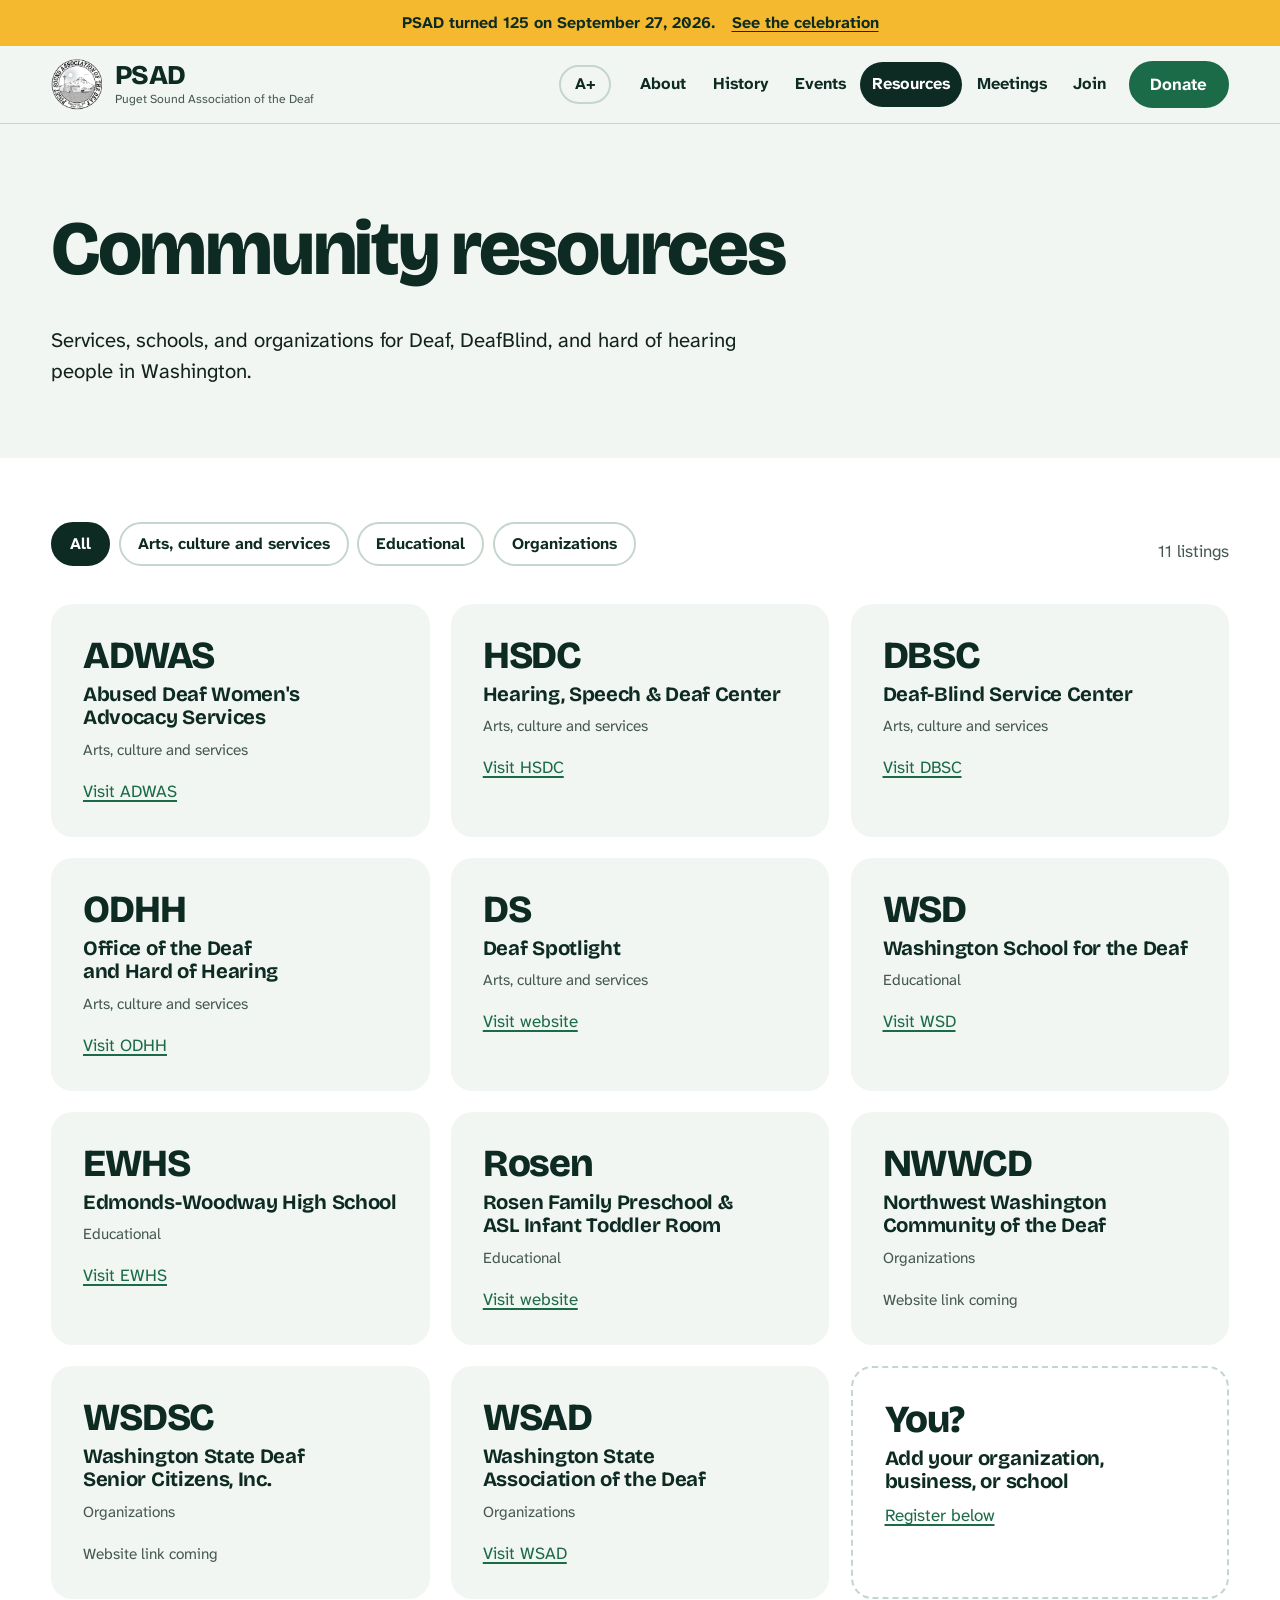
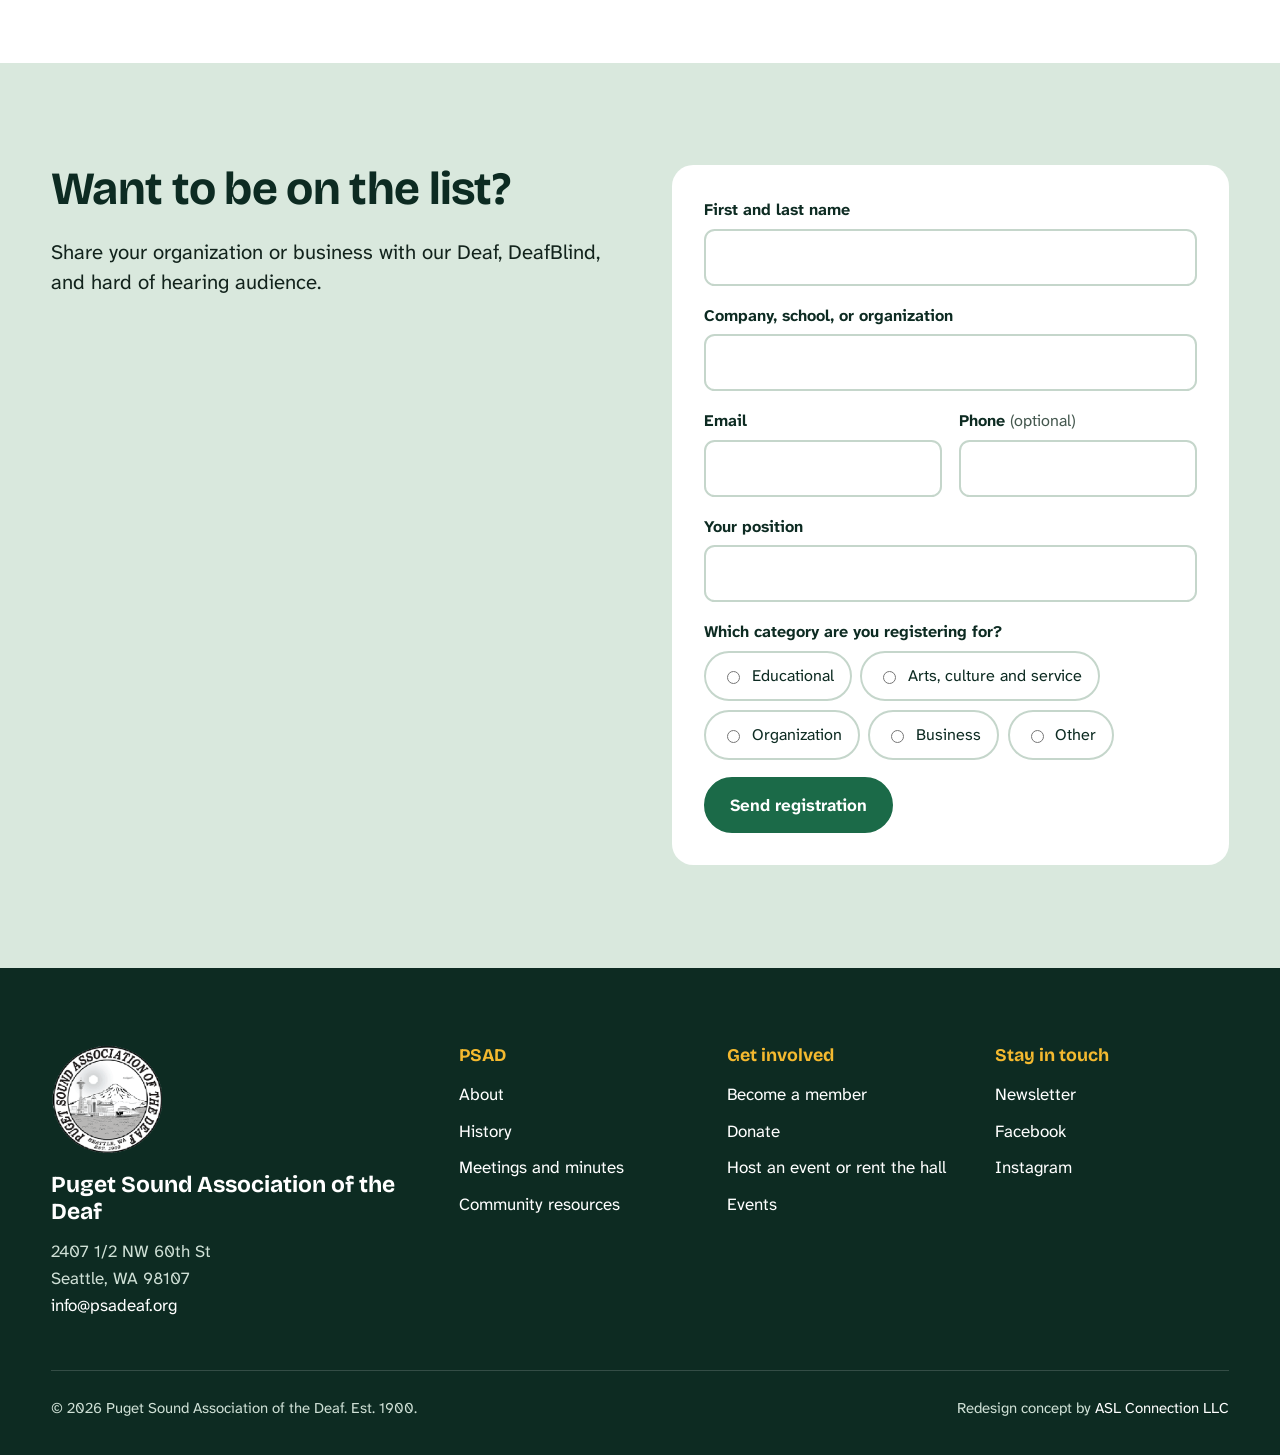
<file: resources.html>
<!doctype html>
<html lang="en">
<head>
  <meta charset="utf-8">
  <meta name="viewport" content="width=device-width, initial-scale=1">
  <title>Community Resources | PSAD</title>
  <meta name="description" content="Deaf, DeafBlind, and hard of hearing services, schools, and organizations in Washington State.">
  <meta property="og:title" content="Community Resources | PSAD">
  <meta property="og:description" content="Deaf, DeafBlind, and hard of hearing services, schools, and organizations in Washington State.">
  <meta property="og:type" content="website">
  <meta property="og:image" content="assets/img/hall-applause.jpg">
  <meta name="theme-color" content="#0d2b22">
  <link rel="icon" type="image/png" href="favicon.png">
  <link rel="preconnect" href="https://fonts.googleapis.com">
  <link rel="preconnect" href="https://fonts.gstatic.com" crossorigin>
  <link href="https://fonts.googleapis.com/css2?family=Atkinson+Hyperlegible+Next:ital,wght@0,400;0,700;1,400&family=Bricolage+Grotesque:opsz,wght@12..96,600..800&display=swap" rel="stylesheet">
  <link rel="stylesheet" href="assets/css/styles.css">
</head>
<body>
  <a class="skip" href="#main">Skip to main content</a>

  <div class="announce">
    <div class="wrap">
      <span>PSAD turned 125 on September 27, 2026.</span>
      <a href="125th.html">See the celebration</a>
    </div>
  </div>

  <header class="site-header">
    <div class="wrap">
      <a class="brand" href="index.html">
        <img src="assets/img/psad-seal.png" alt="" width="48" height="48">
        <div><b>PSAD</b><span>Puget Sound Association of the Deaf</span></div>
      </a>
      <button class="text-toggle" type="button" aria-pressed="false" aria-label="Larger text">A+</button>
      <button class="menu-toggle" type="button" aria-expanded="false" aria-controls="nav">Menu</button>
      <nav class="nav" id="nav" aria-label="Main">
        <a href="about.html">About</a>
        <a href="history.html">History</a>
        <a href="events.html">Events</a>
        <a href="resources.html" aria-current="page">Resources</a>
        <a href="meetings.html">Meetings</a>
        <a href="join.html">Join</a>
        <a class="btn" href="donate.html">Donate</a>
      </nav>
    </div>
  </header>

  <main id="main">

    <section class="page-head">
      <div class="wrap">
        <h1>Community resources</h1>
        <p class="lede">Services, schools, and organizations for Deaf, DeafBlind, and hard of hearing people in Washington.</p>
      </div>
    </section>

    <section class="section section--paper section--tight">
      <div class="wrap">
        <div class="section-head">
          <div class="chips" role="group" aria-label="Filter resources">
            <button class="chip-btn" type="button" data-filter="all" aria-pressed="true">All</button>
            <button class="chip-btn" type="button" data-filter="services" aria-pressed="false">Arts, culture and services</button>
            <button class="chip-btn" type="button" data-filter="education" aria-pressed="false">Educational</button>
            <button class="chip-btn" type="button" data-filter="orgs" aria-pressed="false">Organizations</button>
          </div>
          <p class="muted" data-count aria-live="polite">11 listings</p>
        </div>
        <ul class="grid" style="list-style: none; padding: 0; margin: 0; max-width: none">
          <li class="card" data-cat="services"><p class="price" style="font-size: 2.25rem; margin-bottom: 0.5rem">ADWAS</p><h3 style="font-size: 1.2rem">Abused Deaf Women's Advocacy Services</h3><p class="small muted">Arts, culture and services</p><a href="https://www.adwas.org">Visit ADWAS</a></li>
          <li class="card" data-cat="services"><p class="price" style="font-size: 2.25rem; margin-bottom: 0.5rem">HSDC</p><h3 style="font-size: 1.2rem">Hearing, Speech &amp; Deaf Center</h3><p class="small muted">Arts, culture and services</p><a href="https://hsdc.org">Visit HSDC</a></li>
          <li class="card" data-cat="services"><p class="price" style="font-size: 2.25rem; margin-bottom: 0.5rem">DBSC</p><h3 style="font-size: 1.2rem">Deaf-Blind Service Center</h3><p class="small muted">Arts, culture and services</p><a href="https://www.seattledbsc.org">Visit DBSC</a></li>
          <li class="card" data-cat="services"><p class="price" style="font-size: 2.25rem; margin-bottom: 0.5rem">ODHH</p><h3 style="font-size: 1.2rem">Office of the Deaf and Hard of Hearing</h3><p class="small muted">Arts, culture and services</p><a href="https://www.dshs.wa.gov/odhh">Visit ODHH</a></li>
          <li class="card" data-cat="services"><p class="price" style="font-size: 2.25rem; margin-bottom: 0.5rem">DS</p><h3 style="font-size: 1.2rem">Deaf Spotlight</h3><p class="small muted">Arts, culture and services</p><a href="https://www.deafspotlight.org">Visit website</a></li>
          <li class="card" data-cat="education"><p class="price" style="font-size: 2.25rem; margin-bottom: 0.5rem">WSD</p><h3 style="font-size: 1.2rem">Washington School for the Deaf</h3><p class="small muted">Educational</p><a href="https://www.wsd.wa.gov">Visit WSD</a></li>
          <li class="card" data-cat="education"><p class="price" style="font-size: 2.25rem; margin-bottom: 0.5rem">EWHS</p><h3 style="font-size: 1.2rem">Edmonds-Woodway High School</h3><p class="small muted">Educational</p><a href="https://ewhs.edmonds.wednet.edu">Visit EWHS</a></li>
          <li class="card" data-cat="education"><p class="price" style="font-size: 2.25rem; margin-bottom: 0.5rem">Rosen</p><h3 style="font-size: 1.2rem">Rosen Family Preschool &amp; ASL Infant Toddler Room</h3><p class="small muted">Educational</p><a href="https://hsdc.org/education/rosen-family-preschool/">Visit website</a></li>
          <li class="card" data-cat="orgs"><p class="price" style="font-size: 2.25rem; margin-bottom: 0.5rem">NWWCD</p><h3 style="font-size: 1.2rem">Northwest Washington Community of the Deaf</h3><p class="small muted">Organizations</p><span class="small muted">Website link coming</span></li>
          <li class="card" data-cat="orgs"><p class="price" style="font-size: 2.25rem; margin-bottom: 0.5rem">WSDSC</p><h3 style="font-size: 1.2rem">Washington State Deaf Senior Citizens, Inc.</h3><p class="small muted">Organizations</p><span class="small muted">Website link coming</span></li>
          <li class="card" data-cat="orgs"><p class="price" style="font-size: 2.25rem; margin-bottom: 0.5rem">WSAD</p><h3 style="font-size: 1.2rem">Washington State Association of the Deaf</h3><p class="small muted">Organizations</p><a href="https://wsad.org">Visit WSAD</a></li>
          <li class="card card--outline"><p class="price" style="font-size: 2.25rem; margin-bottom: 0.5rem">You?</p><h3 style="font-size: 1.2rem">Add your organization, business, or school</h3><a href="#register">Register below</a></li>
        </ul>
      </div>
    </section>

    <section class="section section--moss" id="register">
      <div class="wrap split split--top">
        <div>
          <h2>Want to be on the list?</h2>
          <p class="lede">Share your organization or business with our Deaf, DeafBlind, and hard of hearing audience.</p>
        </div>
        <form class="form card" data-to="info@psadeaf.org" data-subject="Resource list registration" data-done="Registration sent. Thanks for submitting!">
          <div class="field full"><label for="r-name">First and last name</label><input id="r-name" name="Name" autocomplete="name" required></div>
          <div class="field full"><label for="r-org">Company, school, or organization</label><input id="r-org" name="Organization" autocomplete="organization" required></div>
          <div class="field"><label for="r-email">Email</label><input id="r-email" name="Email" type="email" autocomplete="email" required></div>
          <div class="field"><label for="r-phone">Phone <span class="hint">(optional)</span></label><input id="r-phone" name="Phone" type="tel" autocomplete="tel"></div>
          <div class="field full"><label for="r-pos">Your position</label><input id="r-pos" name="Position" autocomplete="organization-title"></div>
          <fieldset class="field full">
            <legend>Which category are you registering for?</legend>
            <div class="radios">
              <label><input type="radio" name="Category" value="Educational" required> Educational</label>
              <label><input type="radio" name="Category" value="Arts, culture and service"> Arts, culture and service</label>
              <label><input type="radio" name="Category" value="Organization"> Organization</label>
              <label><input type="radio" name="Category" value="Business"> Business</label>
              <label><input type="radio" name="Category" value="Other"> Other</label>
            </div>
          </fieldset>
          <div class="full"><button class="btn" type="submit">Send registration</button></div>
          <p class="form-status" role="status" tabindex="-1" hidden></p>
        </form>
      </div>
    </section>

  </main>

  <footer class="site-footer">
    <div class="wrap">
      <div class="footer-grid">
        <div class="footer-brand">
          <img src="assets/img/psad-seal.png" alt="PSAD seal: the Space Needle, Mount Rainier, and a ferry. Seattle, WA. Est. 1900." width="104" height="104">
          <b>Puget Sound Association of the Deaf</b>
          <address>
            2407 1/2 NW 60th St<br>
            Seattle, WA 98107<br>
            <a href="mailto:info@psadeaf.org">info@psadeaf.org</a>
          </address>
        </div>
        <div>
          <h2>PSAD</h2>
          <ul>
            <li><a href="about.html">About</a></li>
            <li><a href="history.html">History</a></li>
            <li><a href="meetings.html">Meetings and minutes</a></li>
            <li><a href="resources.html">Community resources</a></li>
          </ul>
        </div>
        <div>
          <h2>Get involved</h2>
          <ul>
            <li><a href="join.html">Become a member</a></li>
            <li><a href="donate.html">Donate</a></li>
            <li><a href="host.html">Host an event or rent the hall</a></li>
            <li><a href="events.html">Events</a></li>
          </ul>
        </div>
        <div>
          <h2>Stay in touch</h2>
          <ul>
            <li><a href="index.html#newsletter">Newsletter</a></li>
            <!-- TODO: replace # with PSAD's real profile URLs -->
            <li><a href="#">Facebook</a></li>
            <li><a href="#">Instagram</a></li>
          </ul>
        </div>
      </div>
      <div class="footer-base">
        <p>&copy; 2026 Puget Sound Association of the Deaf. Est. 1900.</p>
        <p>Redesign concept by <a href="https://aslconnection.com">ASL Connection LLC</a></p>
      </div>
    </div>
  </footer>

  <script src="assets/js/site.js" defer></script>
</body>
</html>
</file>
<file: assets/css/styles.css>
/* ==========================================================================
   PSAD — Puget Sound Association of the Deaf
   Redesign concept, 2026

   Palette
     evergreen  #0d2b22   deep ground, footer, headings
     fir        #1b6a48   primary action, links
     moss       #d9e8dd   quiet tint
     mist       #f2f6f3   page background
     gold       #f4b92f   the anniversary ribbon; used sparingly as signal
   Type
     Bricolage Grotesque        headings
     Atkinson Hyperlegible Next body (built for low-vision legibility)
   ========================================================================== */

:root {
  --evergreen: #0d2b22;
  --fir: #1b6a48;
  --fir-deep: #14523a;
  --moss: #d9e8dd;
  --mist: #f2f6f3;
  --paper: #ffffff;
  --gold: #f4b92f;
  --ink: #12231c;
  --muted: #45584f;
  --line: #c5d6cb;

  --display: "Bricolage Grotesque", "Arial Narrow", Arial, sans-serif;
  --body: "Atkinson Hyperlegible Next", "Atkinson Hyperlegible", Verdana, system-ui, sans-serif;

  --wrap: 76rem;
  --gutter: clamp(1.25rem, 4vw, 3rem);
  --radius: 0.625rem;
  --radius-lg: 1.25rem;
}

*, *::before, *::after { box-sizing: border-box; }

html {
  font-size: 106.25%;
  scroll-behavior: smooth;
  scroll-padding-top: 6rem;
  -webkit-text-size-adjust: 100%;
}
html[data-text="large"] { font-size: 125%; }

body {
  margin: 0;
  background: var(--mist);
  color: var(--ink);
  font-family: var(--body);
  font-size: 1rem;
  line-height: 1.6;
  text-rendering: optimizeLegibility;
}

img { max-width: 100%; height: auto; display: block; }

h1, h2, h3, h4 {
  font-family: var(--display);
  color: var(--evergreen);
  line-height: 1.05;
  margin: 0 0 0.5em;
  font-weight: 700;
  letter-spacing: -0.015em;
  text-wrap: balance;
}
h1 { font-size: clamp(2.6rem, 6.4vw, 5.25rem); font-weight: 800; letter-spacing: -0.03em; line-height: 0.96; }
h2 { font-size: clamp(1.9rem, 3.6vw, 3rem); }
h3 { font-size: clamp(1.3rem, 2vw, 1.6rem); line-height: 1.15; }
h4 { font-size: 1.1rem; line-height: 1.25; letter-spacing: 0; }

p { margin: 0 0 1em; max-width: 68ch; text-wrap: pretty; }
ul, ol { max-width: 68ch; }

a { color: var(--fir); text-underline-offset: 0.18em; text-decoration-thickness: 0.09em; }
a:hover { color: var(--evergreen); text-decoration-thickness: 0.16em; }

:focus-visible {
  outline: 3px solid var(--gold);
  outline-offset: 3px;
  box-shadow: 0 0 0 6px var(--evergreen);
  border-radius: 4px;
}

.wrap { width: min(100% - 2 * var(--gutter), var(--wrap)); margin-inline: auto; }

.skip {
  position: absolute; left: 1rem; top: -4rem; z-index: 100;
  background: var(--gold); color: var(--evergreen); font-weight: 700;
  padding: 0.75rem 1rem; border-radius: var(--radius);
}
.skip:focus { top: 1rem; }

.lede { font-size: clamp(1.15rem, 1.6vw, 1.35rem); line-height: 1.5; color: var(--ink); max-width: 56ch; }
.muted { color: var(--muted); }
.small { font-size: 0.9rem; }

/* ----- Buttons ----------------------------------------------------------- */

.btn {
  display: inline-flex; align-items: center; justify-content: center; gap: 0.5rem;
  font: 700 1rem/1.2 var(--body);
  padding: 0.95rem 1.4rem;
  border-radius: 999px;
  border: 2px solid var(--fir);
  background: var(--fir); color: #fff;
  text-decoration: none; cursor: pointer;
  transition: background-color 0.15s, color 0.15s, border-color 0.15s;
}
.btn:hover { background: var(--evergreen); border-color: var(--evergreen); color: #fff; }
.btn--ghost { background: transparent; color: var(--fir); }
.btn--ghost:hover { background: var(--fir); border-color: var(--fir); color: #fff; }
.btn--gold { background: var(--gold); border-color: var(--gold); color: var(--evergreen); }
.btn--gold:hover { background: #fff; border-color: #fff; color: var(--evergreen); }
.btn--onDark { background: transparent; border-color: rgba(255,255,255,0.6); color: #fff; }
.btn--onDark:hover { background: #fff; border-color: #fff; color: var(--evergreen); }
.btn-row { display: flex; flex-wrap: wrap; gap: 0.75rem; margin-top: 1.75rem; }

/* ----- Announcement + header -------------------------------------------- */

.announce { background: var(--gold); color: var(--evergreen); font-weight: 700; font-size: 0.95rem; }
.announce .wrap { display: flex; flex-wrap: wrap; gap: 0.25rem 1rem; justify-content: center; padding-block: 0.6rem; text-align: center; }
.announce a { color: inherit; }

.site-header {
  position: sticky; top: 0; z-index: 50;
  background: rgba(242, 246, 243, 0.94);
  backdrop-filter: blur(10px);
  border-bottom: 1px solid var(--line);
}
.site-header .wrap { display: flex; align-items: center; gap: 1rem; min-height: 4.5rem; }

.brand { display: flex; align-items: center; gap: 0.75rem; text-decoration: none; color: var(--evergreen); margin-right: auto; }
.brand img { width: 3rem; height: 3rem; }
.brand b { font: 800 1.6rem/1 var(--display); letter-spacing: -0.02em; display: block; }
.brand span { font-size: 0.72rem; line-height: 1.2; color: var(--muted); display: block; margin-top: 0.15rem; }

.nav { display: flex; align-items: center; gap: 0.15rem; }
.nav a:not(.btn) {
  color: var(--evergreen); text-decoration: none; font-weight: 700; font-size: 0.97rem;
  padding: 0.55rem 0.7rem; border-radius: 999px;
}
.nav a:not(.btn):hover { background: var(--moss); }
.nav a[aria-current="page"] { background: var(--evergreen); color: #fff; }
.nav a[aria-current="page"]:hover { background: var(--evergreen); }
.nav .btn { padding: 0.65rem 1.15rem; margin-left: 0.5rem; }

.text-toggle, .menu-toggle {
  font: 700 0.95rem/1 var(--body); color: var(--evergreen);
  background: transparent; border: 2px solid var(--line); border-radius: 999px;
  padding: 0.55rem 0.8rem; cursor: pointer;
}
.text-toggle:hover, .menu-toggle:hover { border-color: var(--evergreen); }
.text-toggle[aria-pressed="true"] { background: var(--evergreen); border-color: var(--evergreen); color: #fff; }
.menu-toggle { display: none; }

@media (max-width: 68rem) {
  .menu-toggle { display: inline-block; }
  .nav {
    display: none; position: absolute; left: 0; right: 0; top: 100%;
    flex-direction: column; align-items: stretch; gap: 0.25rem;
    background: var(--mist); border-bottom: 1px solid var(--line);
    padding: 1rem var(--gutter) 1.5rem;
  }
  .nav.is-open { display: flex; }
  .nav a:not(.btn) { font-size: 1.15rem; padding: 0.8rem 1rem; }
  .nav .btn { margin: 0.5rem 0 0; }
}
@media (max-width: 30rem) { .brand span { display: none; } }

/* ----- Sections ---------------------------------------------------------- */

.section { padding-block: clamp(3.5rem, 8vw, 6.5rem); }
.section--tight { padding-block: clamp(2.5rem, 5vw, 4rem); }
.section--paper { background: var(--paper); }
.section--moss { background: var(--moss); }
.section--dark { background: var(--evergreen); color: #e6efe9; }
.section--dark h2, .section--dark h3, .section--dark h4 { color: #fff; }
.section--dark a:not(.btn) { color: var(--gold); }
.section--dark .muted { color: #a9c0b4; }

.section-head { display: flex; flex-wrap: wrap; align-items: end; justify-content: space-between; gap: 1rem 2rem; margin-bottom: clamp(1.5rem, 3vw, 2.5rem); }
.section-head h2 { margin: 0; }
.section-head p { margin: 0; }

.split { display: grid; gap: clamp(2rem, 5vw, 4.5rem); grid-template-columns: 1fr; align-items: center; }
@media (min-width: 56rem) {
  .split { grid-template-columns: 1fr 1fr; }
  .split--wide-left { grid-template-columns: 1.25fr 1fr; }
  .split--wide-right { grid-template-columns: 1fr 1.25fr; }
  .split--top { align-items: start; }
}

.photo { border-radius: var(--radius-lg); overflow: hidden; background: var(--moss); margin: 0; }
.photo img { width: 100%; height: 100%; object-fit: cover; }
.photo figcaption, .caption { font-size: 0.88rem; color: var(--muted); padding-top: 0.6rem; background: var(--mist); }
.section--paper .photo figcaption { background: var(--paper); }
.section--moss .photo figcaption { background: var(--moss); }

/* ----- Page head (inner pages) ------------------------------------------ */

.page-head { padding-block: clamp(3rem, 7vw, 5.5rem) clamp(2rem, 4vw, 3rem); }
.page-head h1 { font-size: clamp(2.5rem, 6vw, 4.5rem); max-width: 16ch; }
.page-head .lede { margin-top: 1.25rem; }

/* ----- Home hero + time rail -------------------------------------------- */

.hero { padding-block: clamp(2.5rem, 6vw, 5rem) 0; }
.hero-grid { display: grid; gap: clamp(2rem, 4vw, 4rem); grid-template-columns: 1fr; align-items: center; }
@media (min-width: 60rem) { .hero-grid { grid-template-columns: 1fr 1.08fr; } }
.hero h1 { max-width: 11ch; }
.hero .lede { margin-top: 1.5rem; }

.rail-stage { position: relative; }
.rail-frame {
  position: relative; aspect-ratio: 4 / 3; border-radius: var(--radius-lg); overflow: hidden;
  background: var(--evergreen);
}
.rail-frame img { position: absolute; inset: 0; width: 100%; height: 100%; object-fit: cover; opacity: 0; transition: opacity 0.45s ease; }
.rail-frame img.is-active { opacity: 1; }
.rail-year {
  position: absolute; left: 0; bottom: 0;
  font: 800 clamp(2.5rem, 6vw, 4.5rem)/0.85 var(--display); letter-spacing: -0.04em;
  color: var(--evergreen); background: var(--gold);
  padding: 0.75rem 1rem 0.6rem; border-top-right-radius: var(--radius-lg);
  font-variant-numeric: tabular-nums;
}
.rail-caption { min-height: 4.2em; margin: 0.9rem 0 0; font-size: 1rem; color: var(--ink); max-width: 60ch; }

.rail { margin-top: clamp(2rem, 4vw, 3rem); border-top: 2px solid var(--evergreen); }
.rail ol { list-style: none; margin: 0; padding: 0; display: flex; max-width: none; overflow-x: auto; scrollbar-width: thin; }
.rail li { flex: 1 0 auto; }
.rail button {
  position: relative; width: 100%;
  font: 700 1.05rem/1 var(--display); letter-spacing: -0.01em; font-variant-numeric: tabular-nums;
  color: var(--evergreen); background: transparent; border: 0; cursor: pointer;
  padding: 1.6rem 1rem 1.25rem; text-align: left;
}
.rail button::before {
  content: ""; position: absolute; left: 1rem; top: 0; width: 2px; height: 0.9rem; background: var(--evergreen);
}
.rail button:hover { background: var(--moss); }
.rail button[aria-pressed="true"] { background: var(--evergreen); color: #fff; }
.rail button[aria-pressed="true"]::before { background: var(--gold); width: 6px; height: 1.1rem; }

@media (max-width: 40rem) {
  .rail ol { flex-wrap: wrap; overflow: visible; }
  .rail li { flex: 1 0 25%; }
  .rail button { padding: 1.4rem 0.75rem 1rem; }
  .rail button::before { left: 0.75rem; }
}

/* ----- Mission band ------------------------------------------------------ */

.statement { font: 600 clamp(1.5rem, 3.1vw, 2.5rem)/1.2 var(--display); letter-spacing: -0.02em; color: #fff; max-width: 26ch; margin: 0; }
.section--dark .statement + p { margin-top: 1.5rem; }

/* ----- Doors ------------------------------------------------------------- */

.doors { display: grid; gap: 1rem; grid-template-columns: repeat(2, 1fr); list-style: none; padding: 0; margin: 0; max-width: none; perspective: 1400px; }
@media (min-width: 44rem) { .doors { grid-template-columns: repeat(3, 1fr); } }
@media (min-width: 68rem) { .doors { grid-template-columns: repeat(6, 1fr); } }

.door {
  position: relative; display: flex; flex-direction: column; justify-content: flex-end;
  min-height: clamp(15rem, 26vw, 21rem);
  padding: 1.25rem 1.1rem 1.4rem;
  border-radius: 12rem 12rem 0.5rem 0.5rem;
  background: var(--fir); color: #fff; text-decoration: none;
  transform-origin: left center;
  transition: transform 0.3s ease, box-shadow 0.3s ease;
}
.door::before { /* door knob */
  content: ""; position: absolute; right: 1.1rem; top: 40%;
  width: 0.9rem; height: 0.9rem; border-radius: 50%; background: var(--gold);
}
.door::after { /* transom window */
  content: ""; position: absolute; left: 50%; top: 1.6rem; translate: -50% 0;
  width: 46%; aspect-ratio: 2 / 1; border-radius: 10rem 10rem 0 0;
  border: 2px solid currentColor; opacity: 0.35;
}
.door b { font: 700 clamp(1.05rem, 4.4vw, 1.3rem)/1.1 var(--display); letter-spacing: -0.01em; display: block; overflow-wrap: anywhere; }
.door span { font-size: 0.92rem; line-height: 1.35; margin-top: 0.4rem; display: block; opacity: 0.92; }
.door:hover, .door:focus-visible { color: #fff; transform: rotateY(-14deg); box-shadow: 1.25rem 0.5rem 0 -0.25rem rgba(13, 43, 34, 0.14); }
.door--evergreen { background: var(--evergreen); }
.door--gold { background: var(--gold); color: var(--evergreen); }
.door--gold::before { background: var(--evergreen); }
.door--gold:hover, .door--gold:focus-visible { color: var(--evergreen); }
.door--paper { background: var(--paper); color: var(--evergreen); box-shadow: inset 0 0 0 2px var(--evergreen); }
.door--paper:hover, .door--paper:focus-visible { color: var(--evergreen); box-shadow: inset 0 0 0 2px var(--evergreen), 1.25rem 0.5rem 0 -0.25rem rgba(13, 43, 34, 0.14); }

/* ----- Cards, lists ------------------------------------------------------ */

.grid { display: grid; gap: 1.25rem; grid-template-columns: repeat(auto-fill, minmax(min(100%, 17rem), 1fr)); }
.grid--2 { grid-template-columns: repeat(auto-fit, minmax(min(100%, 24rem), 1fr)); }

.card { background: var(--paper); border-radius: var(--radius-lg); padding: clamp(1.25rem, 2.5vw, 2rem); }
.section--paper .card:not(.card--dark):not(.card--outline) { background: var(--mist); }
.card h3 { margin-bottom: 0.4em; }
.card > :last-child { margin-bottom: 0; }
.card--outline { background: transparent; border: 2px dashed var(--line); }
.card--dark { background: var(--evergreen); color: #e6efe9; }
.card--dark h3 { color: #fff; }
.card--dark a:not(.btn) { color: var(--gold); }

.ticks { list-style: none; padding: 0; margin: 0 0 1em; }
.ticks li { position: relative; padding: 0.45rem 0 0.45rem 1.9rem; border-bottom: 1px solid var(--line); }
.ticks li:last-child { border-bottom: 0; }
.ticks li::before {
  content: ""; position: absolute; left: 0.15rem; top: 0.95rem; width: 0.95rem; height: 0.5rem;
  border-left: 3px solid var(--fir); border-bottom: 3px solid var(--fir); rotate: -45deg;
}
.section--dark .ticks li { border-color: rgba(255,255,255,0.16); }
.section--dark .ticks li::before, .card--dark .ticks li::before { border-color: var(--gold); }

.datelist { list-style: none; margin: 0; padding: 0; max-width: none; border-top: 2px solid var(--evergreen); }
.datelist li { display: grid; grid-template-columns: 8.5rem 1fr; gap: 0.25rem 1.5rem; padding: 1.1rem 0; border-bottom: 1px solid var(--line); align-items: baseline; }
.datelist time, .datelist .when { font: 700 1rem/1.3 var(--display); color: var(--fir); font-variant-numeric: tabular-nums; }
.datelist b { font-family: var(--display); font-size: 1.15rem; color: var(--evergreen); font-weight: 700; }
.datelist p { margin: 0.2rem 0 0; font-size: 0.95rem; color: var(--muted); max-width: 70ch; }
@media (max-width: 34rem) { .datelist li { grid-template-columns: 1fr; } }

.price { margin: 0 0 0.75rem; max-width: none; font: 800 clamp(2.5rem, 5vw, 3.75rem)/1 var(--display); letter-spacing: -0.03em; color: var(--evergreen); }
.price small { font: 400 1rem/1.3 var(--body); letter-spacing: 0; color: var(--muted); margin-left: 0.4rem; }
.card--dark .price { color: #fff; }
.card--dark .price small { color: #a9c0b4; }

.chips { display: flex; flex-wrap: wrap; gap: 0.5rem; list-style: none; padding: 0; margin: 0; max-width: none; }
.chips a, .chips span, .chip-btn {
  display: inline-block; font: 700 0.95rem/1.2 var(--body);
  padding: 0.6rem 1rem; border-radius: 999px; text-decoration: none;
  background: var(--paper); color: var(--evergreen); border: 2px solid var(--line); cursor: pointer;
}
.chips a:hover, .chip-btn:hover { border-color: var(--evergreen); }
.chip-btn[aria-pressed="true"] { background: var(--evergreen); border-color: var(--evergreen); color: #fff; }

/* ----- People ------------------------------------------------------------ */

.people { display: grid; gap: 1.75rem 1.25rem; grid-template-columns: repeat(auto-fill, minmax(min(100%, 10.5rem), 1fr)); list-style: none; padding: 0; margin: 0; max-width: none; }
.person img, .person .seat {
  width: 100%; aspect-ratio: 1; object-fit: cover;
  border-radius: 10rem 10rem 0.5rem 0.5rem; background: var(--moss);
}
.person .seat { display: grid; place-items: center; border: 2px dashed var(--fir); background: transparent; font: 800 2.5rem/1 var(--display); color: var(--fir); }
.person b { display: block; font: 700 1.2rem/1.2 var(--display); color: var(--evergreen); margin-top: 0.8rem; }
.person span { display: block; font-size: 0.92rem; color: var(--muted); }
.person a { font-size: 0.88rem; word-break: break-word; }
.section--dark .person b { color: #fff; }
.section--dark .person span { color: #a9c0b4; }

/* ----- Timeline (history) ----------------------------------------------- */

.decades { position: sticky; top: 4.5rem; z-index: 20; background: rgba(242,246,243,0.95); backdrop-filter: blur(8px); border-bottom: 1px solid var(--line); }
.decades ul { list-style: none; display: flex; gap: 0.25rem; margin: 0; padding: 0.6rem 0; max-width: none; overflow-x: auto; scrollbar-width: thin; }
.decades a { display: block; white-space: nowrap; font: 700 0.95rem/1 var(--display); color: var(--evergreen); text-decoration: none; padding: 0.55rem 0.8rem; border-radius: 999px; font-variant-numeric: tabular-nums; }
.decades a:hover { background: var(--moss); }

.timeline { list-style: none; margin: 0; padding: 0; max-width: none; }
.moment { display: grid; grid-template-columns: 1fr; gap: 0.5rem 3rem; padding-block: clamp(2rem, 4vw, 3.25rem); border-top: 1px solid var(--line); }
.moment:first-child { border-top: 2px solid var(--evergreen); }
.moment-year { font: 800 clamp(2.75rem, 7vw, 5rem)/0.9 var(--display); letter-spacing: -0.04em; color: var(--fir); font-variant-numeric: tabular-nums; margin: 0; }
.moment-date { font: 700 0.95rem/1.3 var(--display); color: var(--muted); margin: 0.5rem 0 0; }
.moment-body h3 { margin-bottom: 0.5rem; }
.moment-body p { font-size: 1.05rem; }
.moment-pics { display: grid; gap: 0.75rem; grid-template-columns: repeat(auto-fit, minmax(min(100%, 14rem), 1fr)); margin-top: 1.25rem; max-width: 46rem; }
.moment-pics button { padding: 0; border: 0; background: var(--moss); border-radius: var(--radius); overflow: hidden; cursor: zoom-in; }
.moment-pics img { width: 100%; aspect-ratio: 4 / 3; object-fit: cover; }
.moment-pics--doc img { object-position: top; }
.moment-pics:has(button:only-child) { max-width: 30rem; }
.moment-pics:not(.moment-pics--doc) button:only-child img { aspect-ratio: auto; max-height: 30rem; }
@media (min-width: 52rem) {
  .moment { grid-template-columns: 15rem 1fr; }
  .moment-side { position: sticky; top: 9rem; align-self: start; }
}
.moment--next .moment-year { color: var(--gold); -webkit-text-stroke: 2px var(--evergreen); }

dialog.lightbox { border: 0; padding: 0; background: transparent; max-width: min(94vw, 70rem); max-height: 94vh; }
dialog.lightbox::backdrop { background: rgba(13, 43, 34, 0.92); }
dialog.lightbox img { max-height: 82vh; width: auto; max-width: 100%; margin-inline: auto; border-radius: var(--radius); }
dialog.lightbox p { color: #fff; text-align: center; margin: 0.9rem auto 0; }
dialog.lightbox form { text-align: center; margin-top: 0.75rem; }

/* ----- Forms ------------------------------------------------------------- */

.form { display: grid; gap: 1rem; grid-template-columns: 1fr 1fr; }
.form .full { grid-column: 1 / -1; }
@media (max-width: 34rem) { .form { grid-template-columns: 1fr; } }
.field label, .field legend { display: block; font-weight: 700; font-size: 0.95rem; margin-bottom: 0.35rem; color: var(--evergreen); padding: 0; }
.field .hint { font-weight: 400; color: var(--muted); }
.field input, .field select, .field textarea {
  width: 100%; font: 400 1rem/1.4 var(--body); color: var(--ink);
  padding: 0.85rem 1rem; background: #fff;
  border: 2px solid var(--line); border-radius: var(--radius);
}
.field input:hover, .field select:hover, .field textarea:hover { border-color: var(--fir); }
.field textarea { min-height: 8rem; resize: vertical; }
fieldset.field { border: 0; margin: 0; padding: 0; min-width: 0; }
.radios { display: flex; flex-wrap: wrap; gap: 0.5rem; }
.radios label { display: inline-flex; align-items: center; gap: 0.5rem; font-weight: 400; margin: 0; padding: 0.6rem 0.95rem; background: #fff; border: 2px solid var(--line); border-radius: 999px; cursor: pointer; }
.radios label:has(input:checked) { border-color: var(--evergreen); background: var(--moss); }
.radios input { width: auto; accent-color: var(--fir); }
.form-note { font-size: 0.9rem; color: var(--muted); margin: 0; }
.form-status { grid-column: 1 / -1; margin: 0; padding: 0.9rem 1rem; border-radius: var(--radius); background: var(--moss); color: var(--evergreen); font-weight: 700; }
.form-status[hidden] { display: none; }
.section--dark .field label, .section--dark .field legend { color: #fff; }
.section--dark .form-note { color: #a9c0b4; }
.section--dark .field input { border-color: transparent; }

/* ----- Video slots ------------------------------------------------------- */

.video { position: relative; aspect-ratio: 16 / 9; border-radius: var(--radius-lg); overflow: hidden; background: var(--evergreen); }
.video iframe { position: absolute; inset: 0; width: 100%; height: 100%; border: 0; }
.video button {
  position: absolute; inset: 0; width: 100%; border: 0; padding: 0; cursor: pointer; background: var(--evergreen) center / cover no-repeat; color: #fff;
  display: grid; place-items: center;
}
.video button span {
  display: inline-flex; align-items: center; gap: 0.6rem; font: 700 1rem/1 var(--body);
  background: var(--gold); color: var(--evergreen); padding: 0.9rem 1.3rem; border-radius: 999px;
}
.video button span::before { content: ""; border-left: 0.8rem solid var(--evergreen); border-block: 0.5rem solid transparent; }
.video-slot {
  aspect-ratio: 16 / 9; border-radius: var(--radius-lg); border: 2px dashed rgba(255,255,255,0.45);
  display: grid; place-items: center; text-align: center; padding: 1.5rem; color: #cfe0d6;
}
.video-slot b { display: block; font: 700 1.4rem/1.15 var(--display); color: #fff; margin-bottom: 0.4rem; }

/* ----- Sponsors / logos -------------------------------------------------- */

.logos { display: grid; gap: 1rem; grid-template-columns: repeat(auto-fill, minmax(min(100%, 12rem), 1fr)); list-style: none; padding: 0; margin: 0; max-width: none; }
.logos li { background: #fff; border-radius: var(--radius); padding: 1.25rem; display: grid; place-items: center; min-height: 7.5rem; }
.logos img { max-height: 4.75rem; width: auto; object-fit: contain; }
.logos--lg { grid-template-columns: repeat(auto-fill, minmax(min(100%, 18rem), 1fr)); }
.logos--lg li { min-height: 9.5rem; }
.logos--lg img { max-height: 5.5rem; }

/* ----- Menu (125th) ------------------------------------------------------ */

.menu { columns: 2 22rem; column-gap: 3rem; }
.menu section { break-inside: avoid; margin-bottom: 2rem; }
.menu h3 { border-bottom: 2px solid var(--gold); padding-bottom: 0.5rem; margin-bottom: 0.75rem; }
.menu dl { margin: 0; }
.menu dt { font-weight: 700; color: #fff; margin-top: 0.9rem; }
.menu dd { margin: 0.15rem 0 0; color: #cfe0d6; font-size: 0.97rem; }

/* ----- Prose blocks ------------------------------------------------------ */

.prose h2 { margin-top: 1.5em; }
.prose h3 { margin-top: 1.6em; }
.prose > :first-child { margin-top: 0; }
.letter { background: var(--paper); border-left: 6px solid var(--gold); border-radius: 0 var(--radius-lg) var(--radius-lg) 0; padding: clamp(1.5rem, 3vw, 2.5rem); }
.letter > :last-child { margin-bottom: 0; }

details.value { border-top: 1px solid var(--line); }
details.value:last-of-type { border-bottom: 1px solid var(--line); }
details.value summary { cursor: pointer; list-style: none; display: flex; justify-content: space-between; align-items: center; gap: 1rem; padding: 1.15rem 0; font: 700 clamp(1.25rem, 2vw, 1.6rem)/1.15 var(--display); color: var(--evergreen); }
details.value summary::-webkit-details-marker { display: none; }
details.value summary::after { content: "+"; font: 400 1.75rem/1 var(--display); color: var(--fir); transition: rotate 0.2s; }
details.value[open] summary::after { rotate: 45deg; }
details.value p:last-child { margin-bottom: 1.5rem; }

.steps { list-style: none; counter-reset: step; padding: 0; margin: 0; max-width: none; display: grid; gap: 1rem; grid-template-columns: repeat(auto-fit, minmax(min(100%, 15rem), 1fr)); }
.steps li { counter-increment: step; background: var(--paper); border-radius: var(--radius-lg); padding: 1.25rem 1.25rem 1.4rem; }
.section--paper .steps li { background: var(--mist); }
.steps li::before { content: counter(step); display: block; font: 800 2rem/1 var(--display); color: var(--fir); margin-bottom: 0.6rem; }
.steps b { display: block; font: 700 1.1rem/1.2 var(--display); color: var(--evergreen); margin-bottom: 0.3rem; }
.steps span { font-size: 0.95rem; color: var(--muted); }

/* ----- Footer ------------------------------------------------------------ */

.site-footer { background: var(--evergreen); color: #cfe0d6; padding-block: clamp(3rem, 6vw, 5rem) 2rem; }
.site-footer a { color: #fff; text-decoration: none; }
.site-footer a:hover { color: var(--gold); text-decoration: underline; }
.footer-grid { display: grid; gap: 2.5rem 2rem; grid-template-columns: 1fr; }
@media (min-width: 48rem) { .footer-grid { grid-template-columns: 1.6fr 1fr 1fr 1fr; } }
.footer-brand img { width: 6.5rem; height: 6.5rem; margin-bottom: 1rem; }
.footer-brand b { font: 700 1.35rem/1.15 var(--display); color: #fff; display: block; margin-bottom: 0.75rem; }
.footer-brand address { font-style: normal; }
.site-footer h2 { font: 700 1.05rem/1.2 var(--display); color: var(--gold); letter-spacing: 0; margin-bottom: 0.9rem; }
.site-footer ul { list-style: none; padding: 0; margin: 0; }
.site-footer li { margin-bottom: 0.55rem; }
.footer-base { display: flex; flex-wrap: wrap; gap: 0.5rem 2rem; justify-content: space-between; margin-top: 3rem; padding-top: 1.5rem; border-top: 1px solid rgba(255,255,255,0.16); font-size: 0.88rem; }
.footer-base p { margin: 0; max-width: none; }

/* ----- Motion preferences ----------------------------------------------- */

@media (prefers-reduced-motion: reduce) {
  html { scroll-behavior: auto; }
  *, *::before, *::after { transition-duration: 0.01ms !important; animation-duration: 0.01ms !important; }
  .door:hover, .door:focus-visible { transform: none; }
}

@media print {
  .site-header, .announce, .site-footer, .decades, .btn-row { display: none; }
  body { background: #fff; }
}
</file>
